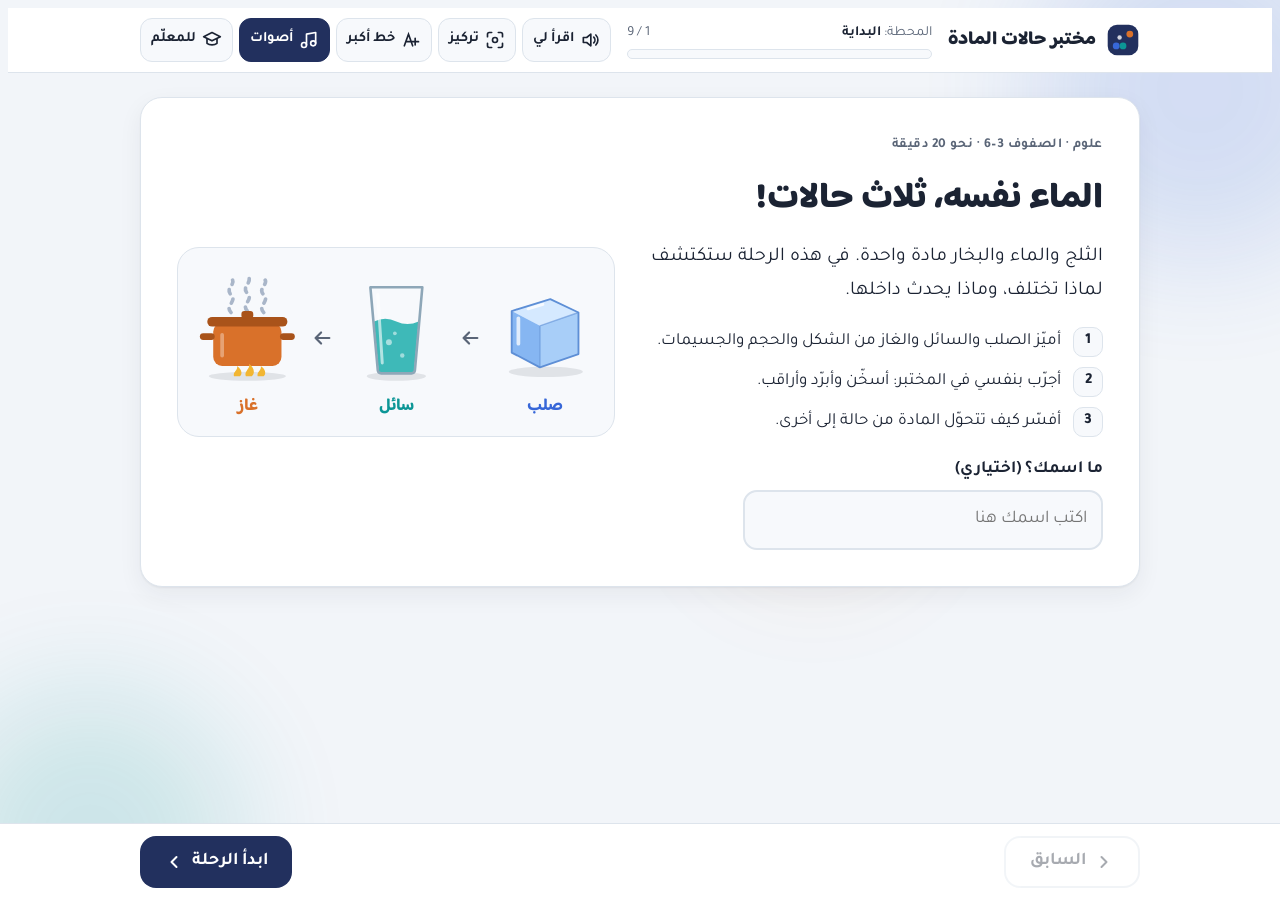
<file: index.html>
<!doctype html>
<html lang="ar" dir="rtl"><head><meta charset="utf-8"><meta name="viewport" content="width=device-width,initial-scale=1,viewport-fit=cover"></head><body>
<title>مختبر حالات المادة</title>
<meta name="claude:viewport-fit-sides" content="cover">
<link rel="preconnect" href="https://fonts.googleapis.com">
<link rel="preconnect" href="https://fonts.gstatic.com" crossorigin>
<link rel="stylesheet" href="https://fonts.googleapis.com/css2?family=Baloo+Bhaijaan+2:wght@500;700;800&family=Tajawal:wght@400;500;700&display=swap">
<style>
/* Layout: one calm card per screen ("one idea at a time"), slim progress rail on top, a single primary action at the bottom.
   Each state of matter owns one color used everywhere (signaling): solid = ice blue, liquid = teal, gas = warm orange. */
:root{
  --bg:#F2F5F9; --surface:#FFFFFF; --surface-2:#F7F9FC; --ink:#1B2333; --muted:#5A6577; --line:#DDE4EC;
  --primary:#22305E; --on-primary:#FFFFFF; --sun:#F2B632;
  --solid:#3767D8; --solid-soft:#E5EDFC;
  --liquid:#0C9696; --liquid-soft:#DDF2F1;
  --gas:#D9712A; --gas-soft:#FBEADC;
  --ok:#2A9257; --ok-soft:#E0F2E7; --bad:#C9435A; --bad-soft:#FBE5E8;
  --glass:#9DB0C3; --beaker:#F4F8FC; --shadow:0 1px 2px rgba(27,35,51,.06),0 8px 24px rgba(27,35,51,.06);
  --f-display:"Baloo Bhaijaan 2","Tajawal","Segoe UI",Tahoma,sans-serif;
  --f-body:"Tajawal","Segoe UI",Tahoma,Arial,sans-serif;
  --fs:17px; --r:22px;
}
@media (prefers-color-scheme: dark){:root:not([data-theme="light"]){
  --bg:#0E141E; --surface:#172030; --surface-2:#1C2638; --ink:#E7ECF4; --muted:#9BA7B9; --line:#2A3549;
  --primary:#B9C8FF; --on-primary:#111A2E; --sun:#F5C451;
  --solid:#77A0FF; --solid-soft:#1D2A4A; --liquid:#33C7C4; --liquid-soft:#14302F; --gas:#F59A57; --gas-soft:#3A2617;
  --ok:#55C584; --ok-soft:#163223; --bad:#F07C8E; --bad-soft:#3A1B23;
  --glass:#5D6F87; --beaker:#121A27; --shadow:0 1px 2px rgba(0,0,0,.3),0 8px 24px rgba(0,0,0,.25); color-scheme:dark}}
:root[data-theme="dark"]{
  --bg:#0E141E; --surface:#172030; --surface-2:#1C2638; --ink:#E7ECF4; --muted:#9BA7B9; --line:#2A3549;
  --primary:#B9C8FF; --on-primary:#111A2E; --sun:#F5C451;
  --solid:#77A0FF; --solid-soft:#1D2A4A; --liquid:#33C7C4; --liquid-soft:#14302F; --gas:#F59A57; --gas-soft:#3A2617;
  --ok:#55C584; --ok-soft:#163223; --bad:#F07C8E; --bad-soft:#3A1B23;
  --glass:#5D6F87; --beaker:#121A27; --shadow:0 1px 2px rgba(0,0,0,.3),0 8px 24px rgba(0,0,0,.25); color-scheme:dark}
html{font-size:var(--fs)}
html.big{--fs:20px}
*{box-sizing:border-box}
[hidden]{display:none!important}
body{background:var(--bg);color:var(--ink);font-family:var(--f-body);font-size:1rem;line-height:1.75;direction:rtl;min-height:100%}
body::before{content:"";position:fixed;inset:0 0 auto;height:env(safe-area-inset-top,0px);z-index:10;background:var(--surface)}
h1,h2,h3{font-family:var(--f-display);line-height:1.3;text-wrap:balance;margin:0}
h1{font-size:2.1rem;font-weight:800}
h2{font-size:1.65rem;font-weight:800}
h3{font-size:1.2rem;font-weight:700}
p{margin:0}
button{font:inherit;color:inherit}
:focus-visible{outline:3px solid var(--sun);outline-offset:3px;border-radius:10px}

/* decorative ambience (hidden in focus mode) */
.decor{position:fixed;inset:0;pointer-events:none;z-index:0;overflow:hidden}
.decor span{position:absolute;border-radius:50%;filter:blur(60px);opacity:.16}
.decor .d1{width:340px;height:340px;background:var(--solid);top:-80px;right:-90px}
.decor .d2{width:300px;height:300px;background:var(--liquid);bottom:-90px;left:-60px}
.decor .d3{width:220px;height:220px;background:var(--gas);top:40%;left:55%;opacity:.08}
html.focus .decor{display:none}

/* top bar */
.top{position:sticky;top:env(safe-area-inset-top,0px);z-index:5;background:var(--surface);border-bottom:1px solid var(--line);
  padding-left:max(16px,env(safe-area-inset-left,0px));padding-right:max(16px,env(safe-area-inset-right,0px));padding-block:10px}
.top-in{max-width:1000px;margin:0 auto;display:flex;align-items:center;gap:16px;flex-wrap:wrap}
.brand{display:flex;align-items:center;gap:10px;font-family:var(--f-display);font-weight:800;font-size:1.1rem;white-space:nowrap}
.brand svg{width:34px;height:34px}
.prog{flex:1 1 220px;min-width:0;display:flex;flex-direction:column;gap:4px}
.prog-label{font-size:.82rem;color:var(--muted);display:flex;justify-content:space-between;gap:8px}
.prog-label b{color:var(--ink);font-weight:700}
.rail{height:10px;background:var(--surface-2);border:1px solid var(--line);border-radius:99px;overflow:hidden}
.rail i{display:block;height:100%;width:0;background:linear-gradient(90deg,var(--gas),var(--liquid),var(--solid));border-radius:99px;transition:width .5s ease}
.tools{display:flex;gap:6px}
.tool{border:1px solid var(--line);background:var(--surface-2);border-radius:12px;min-width:44px;height:44px;padding:0 10px;display:inline-flex;align-items:center;justify-content:center;gap:6px;cursor:pointer;font-size:.85rem;font-weight:700}
.tool svg{width:20px;height:20px;flex:none}
.tool[aria-pressed="true"]{background:var(--primary);color:var(--on-primary);border-color:var(--primary)}
.tool .tl{display:none}
@media (min-width:880px){.tool .tl{display:inline}}

/* stage */
main{position:relative;z-index:1;padding-left:max(16px,env(safe-area-inset-left,0px));padding-right:max(16px,env(safe-area-inset-right,0px));padding-block:24px 120px}
.stage{max-width:1000px;margin:0 auto;outline:none}
.card{background:var(--surface);border:1px solid var(--line);border-radius:var(--r);box-shadow:var(--shadow);padding:clamp(18px,4vw,36px);display:flex;flex-direction:column;gap:20px;animation:in .35s ease both}
@keyframes in{from{opacity:.4;transform:translateY(8px)}to{opacity:1;transform:none}}
html.focus .card{box-shadow:none}
.eyebrow{font-size:.8rem;font-weight:700;letter-spacing:.04em;color:var(--muted);display:flex;align-items:center;gap:8px}
.eyebrow .dot{width:10px;height:10px;border-radius:50%;background:currentColor}
.lead{font-size:1.15rem;color:var(--ink);max-width:62ch}
.muted{color:var(--muted)}
.row{display:flex;gap:12px;flex-wrap:wrap;align-items:center}

/* bottom nav */
.nav{position:fixed;inset:auto 0 0;z-index:6;background:var(--surface);border-top:1px solid var(--line);
  padding-left:max(16px,env(safe-area-inset-left,0px));padding-right:max(16px,env(safe-area-inset-right,0px));padding-block:12px calc(12px + env(safe-area-inset-bottom,0px))}
.nav-in{max-width:1000px;margin:0 auto;display:flex;align-items:center;gap:12px}
.nav .hint{flex:1;min-width:0;font-size:.9rem;color:var(--muted);text-align:center}
@media (max-width:560px){.nav-in{flex-wrap:wrap;justify-content:space-between}.nav .hint{order:-1;flex-basis:100%;font-size:.8rem;line-height:1.4}.nav .hint:empty{display:none}.btn{padding:0 16px}}
.btn{border:0;border-radius:16px;min-height:52px;padding:0 24px;font-weight:700;font-size:1.05rem;cursor:pointer;display:inline-flex;align-items:center;justify-content:center;gap:8px;transition:transform .12s ease,opacity .2s}
.btn:active{transform:scale(.97)}
.btn svg{width:20px;height:20px}
.btn-primary{background:var(--primary);color:var(--on-primary)}
.btn-ghost{background:transparent;border:2px solid var(--line);color:var(--ink)}
.btn:disabled{opacity:.38;cursor:not-allowed;transform:none}
.btn-soft{background:var(--surface-2);border:2px solid var(--line);color:var(--ink)}

/* welcome */
.hero{display:grid;gap:28px;align-items:center}
@media (min-width:800px){.hero{grid-template-columns:1.05fr 1fr}}
.trio{display:flex;align-items:flex-end;justify-content:center;gap:4px;background:var(--surface-2);border:1px solid var(--line);border-radius:var(--r);padding:20px 10px 14px}
.trio figure{margin:0;display:flex;flex-direction:column;align-items:center;gap:6px;flex:1;min-width:0}
.trio svg{width:100%;max-width:120px;height:auto}
.trio figcaption{font-family:var(--f-display);font-weight:700;font-size:1rem}
.trio .arr{align-self:center;color:var(--muted);flex:none;width:22px}
.goals{display:grid;gap:10px;margin:0;padding:0;list-style:none}
.goals li{display:flex;gap:12px;align-items:flex-start}
.goals .gi{flex:none;width:30px;height:30px;border-radius:10px;display:grid;place-items:center;background:var(--surface-2);border:1px solid var(--line);font-weight:800;font-size:.9rem}
.field{display:flex;flex-direction:column;gap:6px;max-width:360px}
.field label{font-weight:700}
.field input{font:inherit;font-size:1.05rem;padding:12px 14px;border-radius:14px;border:2px solid var(--line);background:var(--surface-2);color:var(--ink)}
.field input:focus{border-color:var(--solid);outline:none}
.resume{border:1px dashed var(--line);border-radius:16px;padding:12px 14px;display:flex;gap:12px;align-items:center;flex-wrap:wrap;justify-content:space-between}

/* question */
.q{font-family:var(--f-display);font-size:1.4rem;font-weight:700;line-height:1.45}
.opts{display:grid;gap:10px}
.opt{display:flex;align-items:center;gap:14px;text-align:right;width:100%;padding:14px 16px;min-height:60px;border-radius:16px;border:2px solid var(--line);background:var(--surface-2);cursor:pointer;font-size:1.08rem;font-weight:500;transition:border-color .15s,background .15s}
.opt:hover:not(:disabled){border-color:var(--primary)}
.opt .k{flex:none;width:34px;height:34px;border-radius:10px;display:grid;place-items:center;background:var(--surface);border:1px solid var(--line);font-weight:800;font-family:var(--f-display)}
.opt .mk{margin-inline-start:auto;flex:none;width:26px;height:26px}
.opt.is-ok{border-color:var(--ok);background:var(--ok-soft)}
.opt.is-bad{border-color:var(--bad);background:var(--bad-soft);opacity:.85}
.opt:disabled{cursor:default}
.fb{border-radius:16px;padding:14px 16px;display:flex;gap:12px;align-items:flex-start}
.fb svg{flex:none;width:28px;height:28px;margin-top:2px}
.fb.ok{background:var(--ok-soft);color:var(--ink)} .fb.ok svg{color:var(--ok)}
.fb.bad{background:var(--bad-soft)} .fb.bad svg{color:var(--bad)}
.fb.info{background:var(--surface-2);border:1px solid var(--line)}
.fb strong{display:block;font-family:var(--f-display);font-size:1.08rem}
.dots{display:flex;gap:6px}
.dots i{width:28px;height:6px;border-radius:9px;background:var(--line)}
.dots i.on{background:var(--primary)}

/* path */
.paths{display:grid;gap:14px}
@media (min-width:700px){.paths{grid-template-columns:1fr 1fr}}
.pathc{border:2px solid var(--line);border-radius:20px;padding:18px;display:flex;flex-direction:column;gap:8px;cursor:pointer;background:var(--surface-2);text-align:right}
.pathc[aria-pressed="true"]{border-color:var(--primary);background:var(--surface);box-shadow:0 0 0 4px color-mix(in srgb,var(--primary) 18%,transparent)}
.pathc .badge{align-self:flex-start}
.badge{display:inline-flex;align-items:center;gap:6px;font-size:.8rem;font-weight:700;padding:3px 10px;border-radius:99px;background:var(--surface-2);border:1px solid var(--line)}
.pathc ul{margin:0;padding-inline-start:18px;color:var(--muted)}

/* lesson */
.lesson{display:grid;gap:24px}
@media (min-width:820px){.lesson{grid-template-columns:1fr 1.1fr;align-items:start}}
.vis{display:grid;gap:12px;grid-template-columns:1fr 1fr}
.pane{border-radius:18px;padding:12px;display:flex;flex-direction:column;align-items:center;gap:6px;min-width:0;position:relative}
.pane .cap{font-size:.82rem;font-weight:700;color:var(--muted)}
.pane svg.illo{width:100%;max-width:170px;height:auto}
.pane canvas{width:100%;height:auto;aspect-ratio:1/1;max-width:100%;display:block}
.pane.ph{border:2px dashed var(--line);justify-content:center;color:var(--muted);text-align:center;font-size:.9rem;min-height:160px}
.st-solid{--c:var(--solid);--cs:var(--solid-soft)} .st-liquid{--c:var(--liquid);--cs:var(--liquid-soft)} .st-gas{--c:var(--gas);--cs:var(--gas-soft)}
.tinted{background:var(--cs)}
.colored{color:var(--c)}
.props{display:grid;gap:8px;margin:0;padding:0;list-style:none}
.props li{display:grid;grid-template-columns:auto 1fr;gap:12px;align-items:center;padding:10px 14px;border-radius:14px;background:var(--surface-2);border:1px solid var(--line)}
.props .pk{font-weight:800;color:var(--c);min-width:5.5em}
.analogy{border-inline-start:5px solid var(--c);background:var(--cs);border-radius:14px;padding:14px 16px}
.analogy b{font-family:var(--f-display)}
.chips{display:flex;gap:8px;flex-wrap:wrap}
.chip{padding:4px 12px;border-radius:99px;background:var(--cs);font-weight:700;font-size:.92rem}
.steps{display:flex;gap:6px;align-items:center;font-size:.82rem;color:var(--muted)}
.steps i{width:26px;height:6px;border-radius:9px;background:var(--line)}
.steps i.on{background:var(--c)}
.extra{border:1px solid var(--line);border-radius:14px;padding:12px 14px;display:flex;gap:10px}
.extra svg{flex:none;width:24px;height:24px;color:var(--sun)}

/* lab */
.lab{display:grid;gap:20px}
@media (min-width:820px){.lab{grid-template-columns:1.25fr 1fr}}
.labview{display:flex;gap:14px;align-items:stretch;background:var(--surface-2);border:1px solid var(--line);border-radius:20px;padding:14px}
.labview canvas{flex:1 1 0;width:0;min-width:0;height:auto;aspect-ratio:4/3.4;display:block}
.thermo{flex:none;width:46px;display:flex;flex-direction:column;align-items:center;gap:6px}
.tube{position:relative;flex:1;width:16px;border-radius:99px;background:var(--surface);border:2px solid var(--glass);overflow:hidden;min-height:160px}
.tube i{position:absolute;inset:auto 0 0;background:var(--bad);border-radius:99px;transition:height .2s}
.bulb{width:30px;height:30px;border-radius:50%;background:var(--bad);border:2px solid var(--glass);margin-top:-12px}
.temp{font-family:var(--f-display);font-weight:800;font-size:2.4rem;line-height:1;font-variant-numeric:tabular-nums;display:inline-flex;gap:6px;align-items:baseline}
.statebadge{display:inline-flex;align-items:center;gap:8px;padding:6px 14px;border-radius:99px;font-weight:800;background:var(--cs);color:var(--c);font-family:var(--f-display);font-size:1.1rem}
.slider{width:100%;accent-color:var(--bad);height:36px;cursor:pointer}
.scale{display:flex;justify-content:space-between;font-size:.78rem;color:var(--muted);direction:ltr;font-variant-numeric:tabular-nums}
.tasks{list-style:none;margin:0;padding:0;display:grid;gap:8px}
.tasks li{display:flex;gap:10px;align-items:center;padding:10px 12px;border-radius:14px;border:2px solid var(--line);color:var(--muted)}
.tasks li.cur{border-color:var(--primary);color:var(--ink);font-weight:700}
.tasks li.done{border-color:var(--ok);background:var(--ok-soft);color:var(--ink)}
.tasks .tk{flex:none;width:26px;height:26px;border-radius:50%;border:2px solid currentColor;display:grid;place-items:center}
.tasks li.done .tk{background:var(--ok);border-color:var(--ok);color:var(--on-primary)}
.tasks .tk svg{width:16px;height:16px}

/* sort */
.sortitem{display:flex;flex-direction:column;align-items:center;gap:6px;padding:18px;border-radius:20px;background:var(--surface-2);border:1px solid var(--line);align-self:center;min-width:220px;max-width:100%}
.sortitem svg{width:104px;height:104px}
.sortitem b{font-family:var(--f-display);font-size:1.4rem}
.bins{display:grid;grid-template-columns:repeat(3,1fr);gap:10px}
.bin{border:3px solid var(--c);background:var(--cs);border-radius:18px;padding:12px 6px;display:flex;flex-direction:column;align-items:center;gap:4px;cursor:pointer;font-family:var(--f-display);font-weight:800;font-size:1.05rem;min-height:110px;justify-content:center}
.bin svg{width:44px;height:44px;color:var(--c)}
.bin:disabled{opacity:.35;cursor:not-allowed}
.counter{font-variant-numeric:tabular-nums}
.tally{display:flex;gap:8px;flex-wrap:wrap}

/* changes */
.cmap{display:grid;grid-template-columns:1fr auto 1fr auto 1fr;align-items:center;gap:6px;padding:18px 8px;border-radius:20px;background:var(--surface-2);border:1px solid var(--line);overflow-x:auto}
.node{display:flex;flex-direction:column;align-items:center;gap:4px;font-family:var(--f-display);font-weight:800;color:var(--c);min-width:0}
.node svg.illo{width:100%;max-width:96px;height:auto}
.arrows{display:flex;flex-direction:column;gap:10px}
.arw{border:2px solid var(--line);background:var(--surface);border-radius:12px;padding:6px 10px;cursor:pointer;display:flex;align-items:center;gap:6px;font-weight:700;font-size:.92rem;white-space:nowrap}
.arw svg{width:20px;height:20px;flex:none}
.arw.hot svg{color:var(--bad)} .arw.cold svg{color:var(--solid)}
.arw[aria-pressed="true"]{border-color:var(--primary);box-shadow:0 0 0 3px color-mix(in srgb,var(--primary) 20%,transparent)}
.arw.seen{background:var(--ok-soft)}
.subl{grid-column:1/-1;justify-self:center}
.cdetail{border-radius:18px;border:2px solid var(--line);padding:16px;display:grid;gap:6px;min-height:120px}
.cdetail .fromto{font-family:var(--f-display);font-weight:800;font-size:1.15rem;display:flex;gap:8px;align-items:center;flex-wrap:wrap}
@media (max-width:560px){.cmap{grid-template-columns:1fr;justify-items:center}.arrows{flex-direction:row;flex-wrap:wrap;justify-content:center}.arrows .arw svg{transform:rotate(-90deg)}}

/* quiz + report */
.qmeta{display:flex;justify-content:space-between;gap:12px;flex-wrap:wrap;align-items:center}
.lvl{display:inline-flex;gap:8px;align-items:center;font-size:.85rem;color:var(--muted);font-weight:700}
.lvl i{display:inline-block;width:8px;border-radius:3px;background:var(--line)}
.lvl i:nth-child(1){height:10px}.lvl i:nth-child(2){height:15px}.lvl i:nth-child(3){height:20px}
.lvl i.on{background:var(--sun)}
.cert{text-align:center;display:flex;flex-direction:column;align-items:center;gap:10px;padding:10px 0}
.stars{display:flex;gap:8px;justify-content:center}
.stars svg{width:56px;height:56px}
.mast{display:grid;gap:12px}
.mrow{display:grid;grid-template-columns:7.5em 1fr auto;gap:12px;align-items:center}
.mrow .bar{height:14px;border-radius:99px;background:var(--surface-2);border:1px solid var(--line);overflow:hidden}
.mrow .bar i{display:block;height:100%;background:var(--c);border-radius:99px}
.mrow .pct{font-variant-numeric:tabular-nums;font-weight:700;min-width:3.2em;text-align:left}
.mrow .nm{font-weight:800;color:var(--c)}
.recs{display:flex;gap:10px;flex-wrap:wrap}

/* teacher sheet */
.sheet{position:fixed;inset:0;z-index:20;background:rgba(10,15,25,.45);display:flex;justify-content:center;align-items:flex-end;padding-left:max(16px,env(safe-area-inset-left,0px));padding-right:max(16px,env(safe-area-inset-right,0px));padding-block:16px}
@media (min-width:700px){.sheet{align-items:center}}
.sheet-in{background:var(--surface);color:var(--ink);border-radius:22px;max-width:680px;width:100%;max-height:85vh;overflow:auto;padding:24px;display:flex;flex-direction:column;gap:14px;border:1px solid var(--line)}
.sheet dl{margin:0;display:grid;gap:10px}
.sheet dt{font-weight:800;font-family:var(--f-display)}
.sheet dd{margin:0;color:var(--muted)}
.sr{position:absolute;width:1px;height:1px;overflow:hidden;clip:rect(0 0 0 0);white-space:nowrap}

.steam path{stroke-dasharray:6 8;animation:rise 2.4s linear infinite}
@keyframes rise{to{stroke-dashoffset:-28}}
@media (prefers-reduced-motion: reduce){.card{animation:none}.steam path{animation:none}.rail i{transition:none}}
html.focus .steam path{animation:none}
</style>

<div class="decor" aria-hidden="true"><span class="d1"></span><span class="d2"></span><span class="d3"></span></div>

<header class="top">
  <div class="top-in">
    <div class="brand">
      <svg viewBox="0 0 40 40" aria-hidden="true"><rect x="2" y="2" width="36" height="36" rx="11" fill="var(--primary)"/><circle cx="12" cy="27" r="4" fill="var(--solid)"/><circle cx="20" cy="27" r="4" fill="var(--liquid)"/><circle cx="28" cy="13" r="4" fill="var(--gas)"/><circle cx="16" cy="17" r="2.6" fill="var(--on-primary)" opacity=".8"/></svg>
      <span>مختبر حالات المادة</span>
    </div>
    <div class="prog" aria-live="polite">
      <div class="prog-label"><span id="stLabel"><b>البداية</b></span><span id="stCount" class="counter">1 / 9</span></div>
      <div class="rail" role="progressbar" aria-label="تقدّمك في الرحلة" aria-valuemin="0" aria-valuemax="100" id="rail"><i id="railFill"></i></div>
    </div>
    <div class="tools" role="toolbar" aria-label="أدوات">
      <button class="tool" id="tSpeak" type="button" aria-label="اقرأ لي الشاشة"><svg viewBox="0 0 24 24" fill="none" stroke="currentColor" stroke-width="2" stroke-linecap="round" stroke-linejoin="round"><path d="M4 9v6h4l5 4V5L8 9z"/><path d="M16.5 8.5a5 5 0 0 1 0 7"/><path d="M19 6a8.5 8.5 0 0 1 0 12"/></svg><span class="tl">اقرأ لي</span></button>
      <button class="tool" id="tFocus" type="button" aria-pressed="false" aria-label="وضع التركيز"><svg viewBox="0 0 24 24" fill="none" stroke="currentColor" stroke-width="2" stroke-linecap="round"><circle cx="12" cy="12" r="3"/><path d="M3 8V5a2 2 0 0 1 2-2h3M16 3h3a2 2 0 0 1 2 2v3M21 16v3a2 2 0 0 1-2 2h-3M8 21H5a2 2 0 0 1-2-2v-3"/></svg><span class="tl">تركيز</span></button>
      <button class="tool" id="tBig" type="button" aria-pressed="false" aria-label="تكبير الخط"><svg viewBox="0 0 24 24" fill="none" stroke="currentColor" stroke-width="2" stroke-linecap="round"><path d="M4 19 9 5l5 14M5.8 14h6.4"/><path d="M17 10v8M13 14h8"/></svg><span class="tl">خط أكبر</span></button>
      <button class="tool" id="tSound" type="button" aria-pressed="true" aria-label="الأصوات"><svg viewBox="0 0 24 24" fill="none" stroke="currentColor" stroke-width="2" stroke-linecap="round" stroke-linejoin="round"><path d="M9 18V5l11-2v13"/><circle cx="6" cy="18" r="3"/><circle cx="17" cy="16" r="3"/></svg><span class="tl">أصوات</span></button>
      <button class="tool" id="tTeacher" type="button" aria-label="دليل المعلّم"><svg viewBox="0 0 24 24" fill="none" stroke="currentColor" stroke-width="2" stroke-linecap="round" stroke-linejoin="round"><path d="M2 8l10-5 10 5-10 5z"/><path d="M6 10.5V16c3 2.5 9 2.5 12 0v-5.5"/></svg><span class="tl">للمعلّم</span></button>
    </div>
  </div>
</header>

<main>
  <div class="stage" id="stage" tabindex="-1"></div>
</main>

<nav class="nav" aria-label="التنقّل">
  <div class="nav-in">
    <button class="btn btn-ghost" id="bBack" type="button"><svg viewBox="0 0 24 24" fill="none" stroke="currentColor" stroke-width="2.4" stroke-linecap="round" stroke-linejoin="round"><path d="M9 6l6 6-6 6"/></svg>السابق</button>
    <p class="hint" id="navHint" aria-live="polite"></p>
    <button class="btn btn-primary" id="bNext" type="button">التالي<svg viewBox="0 0 24 24" fill="none" stroke="currentColor" stroke-width="2.4" stroke-linecap="round" stroke-linejoin="round"><path d="M15 6l-6 6 6 6"/></svg></button>
  </div>
</nav>

<div class="sheet" id="sheet" hidden>
  <div class="sheet-in" role="dialog" aria-modal="true" aria-labelledby="shT">
    <div class="row" style="justify-content:space-between"><h2 id="shT">دليل المعلّم</h2><button class="btn btn-soft" id="shClose" type="button">إغلاق</button></div>
    <p class="muted">بيئة تعلّم تكيّفية لطلبة الصفوف 3–6 حول حالات المادة الثلاث وتحوّلاتها. مدة الرحلة نحو 20 دقيقة.</p>
    <dl>
      <dt>نواتج التعلّم</dt><dd>يميّز الطالب بين الصلب والسائل والغاز من حيث الشكل والحجم وترتيب الجسيمات وحركتها، ويصنّف مواد من حياته اليومية، ويفسّر الانصهار والتجمّد والتبخّر والتكاثف (والتسامي في المسار المتقدّم).</dd>
      <dt>التكيّف</dt><dd>اختبار قبلي من 3 أسئلة يقترح مسارًا (المستكشف أو العالِم الصغير) ويمكن للطالب تغييره. المسار المتقدّم يضيف معلومات وأسئلة أعمق. عند الخطأ يظهر تشبيه بديل وتلميح بدل الإجابة مباشرة. أسئلة التحدّي الختامي يرتفع مستواها مع الإجابة الصحيحة وينخفض مع الخطأ، وتُختار من الحالة الأضعف أولًا. التقرير النهائي يقترح مراجعة الحالة الأضعف.</dd>
      <dt>مراعاة الحمل المعرفي</dt><dd>فكرة واحدة في كل شاشة، والمحتوى يظهر على خطوات (التجزئة). صورة من الواقع بجانب نموذج الجسيمات مع نص قصير (الترميز المزدوج). لون ثابت لكل حالة في كل الشاشات (الإشارة). زر متابعة واحد لا يُفعَّل إلا بعد إنجاز المهمة.</dd>
      <dt>تقليل التشتّت</dt><dd>لا أصوات أو حركات تلقائية مزعجة، وزر «تركيز» يخفي الزخارف والحركات الجانبية. شيء واحد يُصنَّف في كل مرة بدل قائمة طويلة.</dd>
      <dt>قابلية الوصول</dt><dd>تكبير الخط، قراءة صوتية للشاشة (حسب دعم المتصفح للعربية)، تشغيل كامل بلوحة المفاتيح، ووضع ليلي تلقائي. يُحفظ التقدّم على هذا الجهاز فقط.</dd>
    </dl>
  </div>
</div>

<script>
(()=>{
"use strict";
/* ---------------- icons & illustrations ---------------- */
const IC={
  ok:'<svg viewBox="0 0 24 24" fill="none" stroke="currentColor" stroke-width="2.6" stroke-linecap="round" stroke-linejoin="round"><circle cx="12" cy="12" r="10" stroke-width="2"/><path d="M7.5 12.5l3 3 6-6.5"/></svg>',
  bad:'<svg viewBox="0 0 24 24" fill="none" stroke="currentColor" stroke-width="2.4" stroke-linecap="round"><circle cx="12" cy="12" r="10" stroke-width="2"/><path d="M12 7v6M12 16.5v.5"/></svg>',
  bulb:'<svg viewBox="0 0 24 24" fill="none" stroke="currentColor" stroke-width="2" stroke-linecap="round" stroke-linejoin="round"><path d="M9 18h6M10 21h4"/><path d="M12 3a6 6 0 0 0-3.5 10.9c.6.5 1 1.2 1 2.1h5c0-.9.4-1.6 1-2.1A6 6 0 0 0 12 3z"/></svg>',
  check:'<svg viewBox="0 0 24 24" fill="none" stroke="currentColor" stroke-width="3" stroke-linecap="round" stroke-linejoin="round"><path d="M5 12.5l4.5 4.5L19 7.5"/></svg>',
  cross:'<svg viewBox="0 0 24 24" fill="none" stroke="currentColor" stroke-width="3" stroke-linecap="round"><path d="M6 6l12 12M18 6L6 18"/></svg>',
  arrowL:'<svg viewBox="0 0 24 24" fill="none" stroke="currentColor" stroke-width="2.4" stroke-linecap="round" stroke-linejoin="round"><path d="M20 12H5M11 6l-6 6 6 6"/></svg>',
  arrowR:'<svg viewBox="0 0 24 24" fill="none" stroke="currentColor" stroke-width="2.4" stroke-linecap="round" stroke-linejoin="round"><path d="M4 12h15M13 6l6 6-6 6"/></svg>',
  eye:'<svg viewBox="0 0 24 24" fill="none" stroke="currentColor" stroke-width="2.2" stroke-linecap="round" stroke-linejoin="round"><circle cx="11" cy="11" r="6.5"/><path d="M16 16l5 5"/></svg>',
  star:(on)=>`<svg viewBox="0 0 24 24"><path d="M12 2.8l2.8 5.8 6.3.9-4.6 4.4 1.1 6.3L12 17.2l-5.6 3 1.1-6.3L2.9 9.5l6.3-.9z" fill="${on?'var(--sun)':'var(--line)'}" stroke="${on?'var(--sun)':'var(--line)'}" stroke-width="1.2" stroke-linejoin="round"/></svg>`
};
const ILLO={
  solid:`<svg class="illo" viewBox="0 0 160 160" aria-hidden="true"><ellipse cx="82" cy="140" rx="50" ry="7" fill="#1B2333" opacity=".1"/><polygon points="36,58 88,42 126,60 74,78" fill="#D5E9FF"/><polygon points="36,58 74,78 74,134 36,114" fill="#86B6F2"/><polygon points="74,78 126,60 126,116 74,134" fill="#A8CEF8"/><path d="M45 68v34" stroke="#fff" stroke-width="5" stroke-linecap="round" opacity=".75"/><path d="M58 55l20-6" stroke="#fff" stroke-width="4" stroke-linecap="round" opacity=".8"/><path d="M36 58 88 42 126 60 126 116 74 134 36 114z" fill="none" stroke="#5E8FD6" stroke-width="2.5" stroke-linejoin="round"/><path d="M74 78v56M74 78l52-18" stroke="#5E8FD6" stroke-width="2" opacity=".6"/></svg>`,
  liquid:`<svg class="illo" viewBox="0 0 160 160" aria-hidden="true"><ellipse cx="80" cy="146" rx="40" ry="6" fill="#1B2333" opacity=".1"/><path d="M50 72q15-7 30 0t30 0l-6 66q-.5 4-4.5 4h-39q-4 0-4.5-4z" fill="#2BB3B1" opacity=".9"/><circle cx="70" cy="100" r="4" fill="#fff" opacity=".55"/><circle cx="88" cy="118" r="3" fill="#fff" opacity=".5"/><circle cx="78" cy="88" r="2.5" fill="#fff" opacity=".5"/><path d="M45 26h70l-10 112q-.5 4-4.5 4h-41q-4 0-4.5-4z" fill="none" stroke="#8EA7B8" stroke-width="3.5" stroke-linejoin="round"/><path d="M55 36l6 92" stroke="#fff" stroke-width="4" stroke-linecap="round" opacity=".6"/></svg>`,
  gas:`<svg class="illo" viewBox="0 0 160 160" aria-hidden="true"><g class="steam" fill="none" stroke="#A9B6C9" stroke-width="5" stroke-linecap="round"><path d="M58 60c-9-9 9-15 0-24s9-15 0-22"/><path d="M80 58c-9-9 9-15 0-24s9-15 0-24"/><path d="M102 60c-9-9 9-15 0-24s9-15 0-22"/></g><ellipse cx="80" cy="146" rx="52" ry="6" fill="#1B2333" opacity=".1"/><rect x="34" y="74" width="92" height="58" rx="12" fill="#D9712A"/><rect x="26" y="66" width="108" height="13" rx="6.5" fill="#A9531A"/><rect x="72" y="58" width="16" height="10" rx="4" fill="#A9531A"/><rect x="16" y="88" width="20" height="9" rx="4.5" fill="#A9531A"/><rect x="124" y="88" width="20" height="9" rx="4.5" fill="#A9531A"/><path d="M46 90v28" stroke="#fff" stroke-width="5" stroke-linecap="round" opacity=".35"/><path d="M62 146c-2-6 6-8 4-14 6 4 8 10 4 14zM78 146c-3-7 7-10 4-17 7 5 9 12 4 17zM94 146c-2-6 6-8 4-14 6 4 8 10 4 14z" fill="#F2B632"/></svg>`
};
const PAT={
  solid:'<svg viewBox="0 0 48 48" aria-hidden="true">'+[12,24,36].map(y=>[12,24,36].map(x=>`<circle cx="${x}" cy="${y}" r="5" fill="currentColor"/>`).join('')).join('')+'</svg>',
  liquid:'<svg viewBox="0 0 48 48" aria-hidden="true">'+[[9,38],[19,39],[29,38],[39,39],[14,29],[24,30],[34,28],[20,20],[31,19]].map(([x,y])=>`<circle cx="${x}" cy="${y}" r="5" fill="currentColor"/>`).join('')+'</svg>',
  gas:'<svg viewBox="0 0 48 48" aria-hidden="true">'+[[8,9],[31,7],[42,24],[16,25],[29,32],[9,41],[40,42]].map(([x,y])=>`<circle cx="${x}" cy="${y}" r="5" fill="currentColor"/>`).join('')+'</svg>'
};
const ITEMIC={
  stone:'<path d="M10 44c-2-11 7-21 19-23s24 4 24 15-9 15-21 15S12 52 10 44z" fill="#8E96A3"/><path d="M20 30c4-3 10-4 14-3" stroke="#C6CCD5" stroke-width="3" fill="none" stroke-linecap="round"/>',
  ice:'<polygon points="12,22 36,14 54,23 30,31" fill="#D5E9FF"/><polygon points="12,22 30,31 30,56 12,47" fill="#86B6F2"/><polygon points="30,31 54,23 54,48 30,56" fill="#A8CEF8"/><path d="M12 22 36 14 54 23 54 48 30 56 12 47z" fill="none" stroke="#5E8FD6" stroke-width="2" stroke-linejoin="round"/>',
  pencil:'<g transform="rotate(-35 32 32)"><rect x="12" y="27" width="34" height="10" fill="#F2B632"/><rect x="6" y="27" width="7" height="10" rx="2" fill="#E58FA0"/><path d="M46 27l11 5-11 5z" fill="#EBCBA0"/><path d="M53.5 30.4 57 32l-3.5 1.6z" fill="#333"/></g>',
  juice:'<path d="M20.4 24h23.2l-2.6 30H23z" fill="#F39A2B"/><path d="M18 10h28l-4 46H22z" fill="none" stroke="#8EA7B8" stroke-width="3" stroke-linejoin="round"/><circle cx="44" cy="12" r="7" fill="#F7B54A" stroke="#E0891D" stroke-width="2"/>',
  milk:'<path d="M20.4 24h23.2l-2.6 30H23z" fill="#F7F6F0" stroke="#C9CFD6" stroke-width="1.5"/><path d="M18 10h28l-4 46H22z" fill="none" stroke="#8EA7B8" stroke-width="3" stroke-linejoin="round"/>',
  oil:'<rect x="26" y="5" width="12" height="8" rx="2" fill="#7A6A2B"/><path d="M24 13h16v6l6 8v27a4 4 0 0 1-4 4H22a4 4 0 0 1-4-4V27l6-8z" fill="#E8C547"/><rect x="22" y="33" width="20" height="13" rx="2" fill="#fff" opacity=".75"/>',
  balloon:'<ellipse cx="32" cy="25" rx="15" ry="18" fill="#E25563"/><path d="M29.5 43h5L32 47z" fill="#B8404C"/><path d="M32 47c-5 6 5 9 0 15" stroke="#8A94A3" stroke-width="2" fill="none"/><ellipse cx="26" cy="19" rx="4" ry="6.5" fill="#fff" opacity=".35"/>',
  steam:'<path d="M22 22c-4-5 4-8 0-14M32 22c-4-5 4-8 0-14M42 22c-4-5 4-8 0-14" stroke="#9AA8BC" stroke-width="3.2" fill="none" stroke-linecap="round"/><rect x="12" y="30" width="40" height="22" rx="6" fill="#5C6B80"/><rect x="9" y="27" width="46" height="6" rx="3" fill="#44516A"/>',
  wind:'<path d="M8 24h30a7 7 0 1 0-7-7M8 34h40a7 7 0 1 1-7 7M8 44h20" stroke="#5F9FD8" stroke-width="4" fill="none" stroke-linecap="round"/>'
};
const itemSvg=k=>`<svg viewBox="0 0 64 64" aria-hidden="true">${ITEMIC[k]}</svg>`;

/* ---------------- content ---------------- */
const STATIONS=['البداية','الصلب','السائل','الغاز','المختبر','التصنيف','التحوّلات','التحدّي','النتيجة'];
const SNAME={solid:'الصلب',liquid:'السائل',gas:'الغاز',change:'التحوّلات'};
const SADJ={solid:'صلبة',liquid:'سائلة',gas:'غازية'};
const KEYS='أبجد';
const LESSONS={
  solid:{title:'الحالة الصلبة',T:-12,lead:'المادة الصلبة تحافظ على شكلها أينما وضعناها.',
    props:[['الشكل','ثابت لا يتغيّر'],['الحجم','ثابت'],['الجسيمات','متراصّة ومرتّبة، تهتزّ في مكانها فقط']],
    ex:['الحجر','الثلج','الخشب','القلم'],
    analogy:'تخيّل الطلاب جالسين في مقاعدهم داخل الصف: كل طالب في مكانه، ويتحرّك حركة صغيرة فقط.',
    extra:'قوى التجاذب بين جسيمات المادة الصلبة قوية جدًا، لذلك يصعب تغيير شكلها.',
    check:{q:'وضعنا حجرًا داخل كأس. ماذا يحدث لشكل الحجر؟',o:['يبقى شكله كما هو','يأخذ شكل الكأس','ينتشر في الكأس كله'],a:0,why:'الصلب له شكل ثابت، فلا يأخذ شكل الإناء.',hint:'تذكّر الطلاب الجالسين في مقاعدهم: هل يغيّرون أماكنهم؟'},
    checkAdv:{q:'لماذا لا تترك جسيمات الصلب أماكنها؟',o:['لأنها متباعدة كثيرًا','لأن التجاذب بينها قوي جدًا','لأنها ساخنة جدًا'],a:1,why:'التجاذب القوي يمسك كل جسيم في مكانه، فيهتز فقط.',hint:'فكّر: ما الذي «يمسك» الجسيمات ببعضها؟'}},
  liquid:{title:'الحالة السائلة',T:45,lead:'السائل يجري ويُسكب، ويأخذ شكل الإناء الذي نضعه فيه.',
    props:[['الشكل','يتغيّر حسب الإناء'],['الحجم','ثابت'],['الجسيمات','متقاربة، تنزلق وتتحرّك حول بعضها']],
    ex:['الماء','الحليب','العصير','الزيت'],
    analogy:'تخيّل الطلاب يمشون في الممرّ متقاربين: يتحرّكون ويغيّرون أماكنهم، لكنهم يبقون قريبين من بعضهم.',
    extra:'لا يمكن ضغط السائل بسهولة، لأن جسيماته متقاربة.',
    check:{q:'سكبنا الماء من زجاجة إلى صحن. ماذا تغيّر؟',o:['الشكل فقط','الحجم فقط','لم يتغيّر شيء'],a:0,why:'السائل يأخذ شكل الإناء الجديد، لكن كميته (حجمه) تبقى نفسها.',hint:'هل نقصت كمية الماء أم تغيّر شكله فقط؟'},
    checkAdv:{q:'لماذا يمكن سكب السائل؟',o:['لأن جسيماته تنزلق فوق بعضها','لأن جسيماته لا تتحرّك','لأن جسيماته متباعدة جدًا'],a:0,why:'جسيمات السائل متقاربة لكنها حرّة الانزلاق، فيجري السائل.',hint:'تذكّر الطلاب في الممرّ: هل يستطيعون المرور بجانب بعضهم؟'}},
  gas:{title:'الحالة الغازية',T:150,lead:'الغاز ينتشر ليملأ أيّ مكان يوضع فيه، وأغلب الغازات لا نراها.',
    props:[['الشكل','غير ثابت'],['الحجم','غير ثابت، يملأ الإناء كله'],['الجسيمات','متباعدة جدًا، تتحرّك بسرعة في كل الاتجاهات']],
    ex:['الهواء','بخار الماء','غاز البالون'],
    analogy:'تخيّل الطلاب في الساحة وقت الاستراحة: يركضون بسرعة وبحرّية في كل مكان.',
    extra:'يمكن ضغط الغاز لأن بين جسيماته مسافات كبيرة، مثل الهواء في إطار الدرّاجة.',
    check:{q:'نفخنا هواءً في بالون. أين يذهب الهواء داخله؟',o:['يبقى في الأسفل فقط','ينتشر ويملأ البالون كله','يصبح ماءً'],a:1,why:'جسيمات الغاز تنتشر في كل الاتجاهات حتى تملأ المكان كله.',hint:'تذكّر الطلاب يركضون في الساحة: هل يقفون في زاوية واحدة؟'},
    checkAdv:{q:'لماذا يمكن ضغط الغاز داخل حقنة مغلقة؟',o:['لأن جسيماته متراصّة','لأن بين جسيماته مسافات كبيرة','لأنه ثقيل جدًا'],a:1,why:'المسافات الكبيرة بين جسيمات الغاز تسمح بتقريبها عند الضغط.',hint:'انظر إلى نموذج الجسيمات: هل هناك فراغ بينها؟'}}
};
const DIAG=[
  {q:'أيّ هذه الأشياء سائل؟',o:['الحليب','الخشب','بخار الماء'],a:0},
  {q:'أيّ حالة تنتشر جسيماتها لتملأ الغرفة كلها؟',o:['الصلبة','السائلة','الغازية'],a:2},
  {q:'عندما يتجمّد الماء، يتحوّل من…',o:['صلب إلى سائل','سائل إلى صلب','غاز إلى سائل'],a:1}
];
const ITEMS=[
  {k:'stone',n:'حجر',s:'solid'},{k:'ice',n:'مكعّب ثلج',s:'solid'},{k:'pencil',n:'قلم رصاص',s:'solid'},
  {k:'juice',n:'عصير برتقال',s:'liquid'},{k:'milk',n:'حليب',s:'liquid'},{k:'oil',n:'زيت الطبخ',s:'liquid'},
  {k:'balloon',n:'الهواء داخل البالون',s:'gas'},{k:'steam',n:'بخار الماء',s:'gas'},{k:'wind',n:'الهواء الذي نتنفّسه',s:'gas'}
];
const SORTWHY={solid:'له شكل ثابت.',liquid:'يُسكب ويأخذ شكل الإناء.',gas:'ينتشر ويملأ المكان.'};
const SORTHINT={solid:'هل يحافظ على شكله حتى لو نقلته من مكان إلى آخر؟',liquid:'هل يمكن سكبه؟ هل يأخذ شكل الكأس؟',gas:'هل تستطيع الإمساك به؟ هل ينتشر في كل مكان؟'};
const CHANGES={
  melt:{n:'الانصهار',from:'solid',to:'liquid',hot:true,d:'تتحوّل المادة من صلبة إلى سائلة عندما نسخّنها.',ex:'قطعة الشوكولاتة تذوب في يدك، ومكعّب الثلج يصبح ماءً.'},
  evap:{n:'التبخّر',from:'liquid',to:'gas',hot:true,d:'تتحوّل المادة من سائلة إلى غازية عندما نسخّنها.',ex:'الملابس المبلّلة تجفّ تحت الشمس، والماء يغلي في الإبريق.'},
  freeze:{n:'التجمّد',from:'liquid',to:'solid',hot:false,d:'تتحوّل المادة من سائلة إلى صلبة عندما نبرّدها.',ex:'الماء في الثلّاجة (الفريزر) يصبح مكعّبات ثلج.'},
  cond:{n:'التكاثف',from:'gas',to:'liquid',hot:false,d:'تتحوّل المادة من غازية إلى سائلة عندما نبرّدها.',ex:'قطرات الماء على مرآة الحمّام بعد الاستحمام.'},
  subl:{n:'التسامي',from:'solid',to:'gas',hot:true,d:'تتحوّل المادة من صلبة إلى غازية مباشرة، دون أن تصبح سائلة.',ex:'كرات النفثالين في الخزانة تصغر مع الوقت.'}
};
const POOL=[
  {d:1,t:'solid',q:'أيّ هذه الأشياء مادة صلبة؟',o:['الحجر','العصير','الهواء'],a:0,w:'الحجر له شكل ثابت وحجم ثابت.'},
  {d:1,t:'liquid',q:'الماء في الكأس مادة…',o:['صلبة','سائلة','غازية'],a:1,w:'الماء يأخذ شكل الكأس ويمكن سكبه، فهو سائل.'},
  {d:1,t:'gas',q:'الهواء داخل البالون مادة…',o:['صلبة','سائلة','غازية'],a:2,w:'الهواء غاز ينتشر ويملأ البالون كله.'},
  {d:1,t:'change',q:'تركنا مكعّب ثلج في الشمس. ماذا يحدث له؟',o:['يبقى كما هو','ينصهر ويصبح ماءً','يصبح حجرًا'],a:1,w:'حرارة الشمس تصهر الثلج فيتحوّل إلى ماء سائل.'},
  {d:1,t:'liquid',q:'أيّ مادة تأخذ شكل الإناء الذي توضع فيه؟',o:['القلم','الزيت','الحجر'],a:1,w:'الزيت سائل، والسائل يأخذ شكل الإناء.'},
  {d:2,t:'solid',q:'كيف تكون جسيمات المادة الصلبة؟',o:['متباعدة وسريعة جدًا','متراصّة ومرتّبة وتهتزّ في مكانها','تنزلق فوق بعضها'],a:1,w:'جسيمات الصلب متراصّة ومرتّبة، وتهتزّ في أماكنها فقط.'},
  {d:2,t:'liquid',q:'سكبنا عصيرًا من كأس طويلة إلى صحن. ماذا تغيّر في العصير؟',o:['الشكل فقط','الحجم فقط','الشكل والحجم معًا'],a:0,w:'السائل يغيّر شكله حسب الإناء، لكن حجمه يبقى كما هو.'},
  {d:2,t:'gas',q:'لماذا نشمّ رائحة الكعك من المطبخ ونحن في غرفة أخرى؟',o:['لأن الكعك صلب','لأن جسيمات الرائحة غاز ينتشر في المكان','لأن الهواء لا يتحرّك'],a:1,w:'جسيمات الغاز تتحرّك في كل الاتجاهات وتنتشر في البيت كله.'},
  {d:2,t:'change',q:'ماذا نسمّي تحوّل الماء إلى بخار عند تسخينه؟',o:['تبخّرًا','تجمّدًا','انصهارًا'],a:0,w:'تحوّل السائل إلى غاز بالتسخين يسمّى تبخّرًا.'},
  {d:2,t:'change',q:'وضعنا كأس ماء في الفريزر. ماذا يحدث للماء؟',o:['يتبخّر','يتجمّد ويصبح ثلجًا','يبقى سائلًا'],a:1,w:'التبريد الشديد يحوّل السائل إلى صلب، وهذا هو التجمّد.'},
  {d:3,t:'gas',q:'أيّ حالة يمكن ضغطها بسهولة داخل حقنة مغلقة؟',o:['الصلبة','السائلة','الغازية'],a:2,w:'بين جسيمات الغاز مسافات كبيرة، فيمكن تقريبها بالضغط.'},
  {d:3,t:'change',q:'تظهر قطرات ماء على السطح الخارجي لكأس عصير بارد. من أين جاءت؟',o:['تسرّبت من داخل الكأس','تكاثف بخار الماء الموجود في الهواء','ذاب جزء من الكأس'],a:1,w:'بخار الماء في الهواء يبرد عند ملامسة الكأس فيتكاثف قطرات.'},
  {d:3,t:'liquid',q:'مادة حجمها ثابت وشكلها يتغيّر حسب الإناء. كيف تكون جسيماتها؟',o:['متقاربة وتنزلق حول بعضها','مرتّبة ولا تتحرّك أبدًا','متباعدة جدًا'],a:0,w:'هذه صفات السائل: جسيمات متقاربة تنزلق حول بعضها.'},
  {d:3,t:'solid',q:'لماذا يصعب أن نغيّر شكل مسمار من الحديد بأيدينا؟',o:['لأن جسيماته متباعدة','لأن قوى التجاذب بين جسيماته قوية','لأنه خفيف'],a:1,w:'التجاذب القوي بين جسيمات الصلب يجعل شكله ثابتًا.'},
  {d:3,t:'change',adv:1,q:'كرات النفثالين في الخزانة تصغر مع الوقت دون أن تصبح سائلة. ماذا نسمّي ذلك؟',o:['تكاثفًا','تجمّدًا','تساميًا'],a:2,w:'تحوّل الصلب إلى غاز مباشرة يسمّى تساميًا.'}
];
const QUIZ_N=6;
const LAB_TASKS=[{id:'liquid',t:'سخّن الثلج حتى يصبح ماءً سائلًا'},{id:'gas',t:'استمرّ في التسخين حتى يتحوّل إلى بخار'},{id:'solid',t:'برّد البخار حتى يعود ثلجًا'}];

/* ---------------- state ---------------- */
const STORE='som-lab-v1';
const fresh=()=>({screen:0,level:null,name:'',diag:{i:0,score:0},ls:{solid:0,liquid:0,gas:0},checks:{},
  mastery:{solid:[],liquid:[],gas:[],change:[]},sort:{i:0,order:null,wrong:[],ok:false,first:true,okCount:0},
  lab:{T:-12,done:{},obs:null,obsWrong:[]},changes:{seen:{},active:null},quiz:{n:0,d:1,score:0,asked:[],cur:null,ans:null},returnTo:null});
let S=fresh();
let P={sound:true,focus:false,big:false};
try{const raw=localStorage.getItem(STORE);if(raw){const o=JSON.parse(raw);if(o.S)S=Object.assign(fresh(),o.S);if(o.P)P=Object.assign(P,o.P);}}catch(e){}
let hadSave=S.screen>0;
const save=()=>{try{localStorage.setItem(STORE,JSON.stringify({S,P}))}catch(e){}};

/* ---------------- sound ---------------- */
let AC=null;
function tone(seq){ if(!P.sound)return; try{ AC=AC||new (window.AudioContext||window.webkitAudioContext)(); const t0=AC.currentTime;
  seq.forEach(([f,dt,dur])=>{const o=AC.createOscillator(),g=AC.createGain();o.type='sine';o.frequency.value=f;g.gain.setValueAtTime(0,t0+dt);g.gain.linearRampToValueAtTime(.12,t0+dt+.02);g.gain.exponentialRampToValueAtTime(.001,t0+dt+dur);o.connect(g).connect(AC.destination);o.start(t0+dt);o.stop(t0+dt+dur+.05)});}catch(e){} }
const sOk=()=>tone([[660,0,.18],[880,.12,.25]]);
const sBad=()=>tone([[300,0,.22]]);
const sWin=()=>tone([[523,0,.2],[659,.15,.2],[784,.3,.35]]);

/* ---------------- particle simulation ---------------- */
let COL={};
function readCols(){const cs=getComputedStyle(document.documentElement);['solid','liquid','gas','glass','beaker','ink'].forEach(k=>COL[k]=cs.getPropertyValue('--'+k).trim()||'#888');}
class Sim{
  constructor(cv,o){this.cv=cv;this.ctx=cv.getContext('2d');this.n=o.n||40;this.T=o.T;this.ps=[];this.prev=null;this.w=0;this.h=0;this.resize();this.init();
    this.ro=new ResizeObserver(()=>this.resize());this.ro.observe(cv);}
  mode(){return this.T<0?'solid':this.T<100?'liquid':'gas'}
  resize(){const r=this.cv.getBoundingClientRect();const w=Math.max(120,r.width),h=Math.max(100,r.height);if(Math.abs(w-this.w)<1&&Math.abs(h-this.h)<1)return;
    const dpr=Math.min(2,window.devicePixelRatio||1);const sx=this.w?w/this.w:1,sy=this.h?h/this.h:1;
    this.cv.width=Math.round(w*dpr);this.cv.height=Math.round(h*dpr);this.ctx.setTransform(dpr,0,0,dpr,0,0);
    for(const p of this.ps){p.x*=sx;p.y*=sy}
    this.w=w;this.h=h;const pad=Math.max(8,w*.05);this.box={l:pad,r:w-pad,t:pad*1.2,b:h-pad};
    const bw=this.box.r-this.box.l,bh=this.box.b-this.box.t;this.R=Math.max(3.5,Math.min(bw,bh*1.25)/(Math.sqrt(this.n)*3.3));
    this.makeHomes();if(this.mode()==='solid')this.assignHomes();}
  makeHomes(){const R=this.R,s=R*2.25,B=this.box;const cols=Math.max(3,Math.min(Math.floor((B.r-B.l)/s)-1,Math.ceil(Math.sqrt(this.n*1.3))));
    this.cols=cols;const x0=(B.l+B.r)/2-(cols-1)*s/2;this.homes=[];for(let i=0;i<this.n;i++){const c=i%cols,rw=Math.floor(i/cols);this.homes.push({x:x0+c*s,y:B.b-R-1-rw*s})}}
  init(){const B=this.box,m=this.mode();for(let i=0;i<this.n;i++){const p={x:0,y:0,vx:(Math.random()-.5),vy:(Math.random()-.5),h:this.homes[i]};
      if(m==='gas'){p.x=B.l+this.R+Math.random()*(B.r-B.l-2*this.R);p.y=B.t+this.R+Math.random()*(B.b-B.t-2*this.R);p.vx*=this.R*.6;p.vy*=this.R*.6}
      else{p.x=p.h.x+(Math.random()-.5);p.y=p.h.y}this.ps.push(p)}this.prev=m;}
  assignHomes(){const ps=[...this.ps].sort((a,b)=>b.y-a.y),c=this.cols;for(let r=0;r*c<ps.length;r++){const row=ps.slice(r*c,r*c+c).sort((a,b)=>a.x-b.x);const hs=this.homes.slice(r*c,r*c+c).sort((a,b)=>a.x-b.x);row.forEach((p,i)=>p.h=hs[i])}}
  step(){const m=this.mode(),R=this.R,B=this.box,ps=this.ps,n=ps.length;
    if(m!==this.prev){if(m==='solid')this.assignHomes();if(m==='gas')for(const p of ps){p.vy-=R*.25*Math.random();p.vx+=(Math.random()-.5)*R*.3}this.prev=m}
    if(m==='solid'){const j=R*(.025+.09*Math.max(0,Math.min(1,(this.T+20)/20)));
      for(const p of ps){p.vx+=(p.h.x-p.x)*.07;p.vy+=(p.h.y-p.y)*.07;p.vx*=.78;p.vy*=.78;p.vx+=(Math.random()-.5)*j;p.vy+=(Math.random()-.5)*j}}
    else if(m==='liquid'){const g=R*.02,k=R*(.03+.07*(this.T/100));
      for(const p of ps){p.vy+=g;p.vx+=(Math.random()-.5)*k;p.vy+=(Math.random()-.5)*k;p.vx*=.95;p.vy*=.95}
      for(let i=0;i<n;i++)for(let q=i+1;q<n;q++){const a=ps[i],b=ps[q];const dx=b.x-a.x,dy=b.y-a.y,d2=dx*dx+dy*dy;if(d2>9*R*R||d2<1e-6)continue;const d=Math.sqrt(d2);
        if(d<2*R){const f=(2*R-d)/d*.5;a.x-=dx*f*.5;a.y-=dy*f*.5;b.x+=dx*f*.5;b.y+=dy*f*.5;const rv=((b.vx-a.vx)*dx+(b.vy-a.vy)*dy)/d2;if(rv<0){a.vx+=rv*dx*.5;a.vy+=rv*dy*.5;b.vx-=rv*dx*.5;b.vy-=rv*dy*.5}}
        else{const f=.0025;a.vx+=dx*f;a.vy+=dy*f;b.vx-=dx*f;b.vy-=dy*f}}}
    else{const tgt=R*(.22+.1*Math.min(3,(this.T-100)/25));
      for(const p of ps){const sp=Math.hypot(p.vx,p.vy);if(sp<1e-3){p.vx=(Math.random()-.5)*tgt;p.vy=(Math.random()-.5)*tgt;continue}const f=1+(tgt/sp-1)*.06;p.vx*=f;p.vy*=f}
      for(let i=0;i<n;i++)for(let q=i+1;q<n;q++){const a=ps[i],b=ps[q];const dx=b.x-a.x,dy=b.y-a.y,d2=dx*dx+dy*dy;if(d2>4*R*R||d2<1e-6)continue;const d=Math.sqrt(d2);
        const rv=((b.vx-a.vx)*dx+(b.vy-a.vy)*dy)/d2;if(rv<0){a.vx+=rv*dx;a.vy+=rv*dy;b.vx-=rv*dx;b.vy-=rv*dy}const f=(2*R-d)/d*.5;a.x-=dx*f*.5;a.y-=dy*f*.5;b.x+=dx*f*.5;b.y+=dy*f*.5}}
    const e=m==='gas'?1:.4;
    for(const p of ps){p.x+=p.vx;p.y+=p.vy;
      if(p.x<B.l+R){p.x=B.l+R;p.vx=Math.abs(p.vx)*e} if(p.x>B.r-R){p.x=B.r-R;p.vx=-Math.abs(p.vx)*e}
      if(p.y<B.t+R){p.y=B.t+R;p.vy=Math.abs(p.vy)*e} if(p.y>B.b-R){p.y=B.b-R;p.vy=-Math.abs(p.vy)*e}}}
  draw(){const c=this.ctx,B=this.box,R=this.R,m=this.mode();c.clearRect(0,0,this.w,this.h);
    const rr=Math.min(16,R*2);c.beginPath();c.moveTo(B.l-3,B.t-4);c.lineTo(B.l-3,B.b-rr);c.quadraticCurveTo(B.l-3,B.b+3,B.l+rr,B.b+3);c.lineTo(B.r-rr,B.b+3);c.quadraticCurveTo(B.r+3,B.b+3,B.r+3,B.b-rr);c.lineTo(B.r+3,B.t-4);
    c.fillStyle=COL.beaker;c.fill();c.lineWidth=3;c.strokeStyle=COL.glass;c.stroke();
    c.beginPath();c.moveTo(B.l-8,B.t-4);c.lineTo(B.r+8,B.t-4);c.lineWidth=5;c.lineCap='round';c.stroke();c.lineCap='butt';
    c.fillStyle=COL[m];for(const p of this.ps){c.beginPath();c.arc(p.x,p.y,R,0,6.2832);c.fill()}
    c.fillStyle='rgba(255,255,255,.38)';for(const p of this.ps){c.beginPath();c.arc(p.x-R*.32,p.y-R*.32,R*.32,0,6.2832);c.fill()}}
  destroy(){this.ro.disconnect()}
}
let SIMS=[],raf=0,frame=0;
const RM=window.matchMedia('(prefers-reduced-motion: reduce)');
function loop(){frame++;if(frame%60===1)readCols();for(const s of SIMS){s.step();if(RM.matches&&frame%2)continue;s.draw()}raf=SIMS.length?requestAnimationFrame(loop):0}
function addSim(cv,o){const s=new Sim(cv,o);SIMS.push(s);if(!raf){readCols();raf=requestAnimationFrame(loop)}return s}
function clearSims(){SIMS.forEach(s=>s.destroy());SIMS=[];if(raf){cancelAnimationFrame(raf);raf=0}}

/* ---------------- helpers ---------------- */
const $=s=>document.querySelector(s);
const stage=$('#stage');
const esc=s=>String(s).replace(/[&<>"]/g,c=>({'&':'&amp;','<':'&lt;','>':'&gt;','"':'&quot;'}[c]));
const shuffle=a=>{a=[...a];for(let i=a.length-1;i>0;i--){const j=Math.floor(Math.random()*(i+1));[a[i],a[j]]=[a[j],a[i]]}return a};
const avg=a=>a.length?a.reduce((x,y)=>x+y,0)/a.length:null;
const nm=()=>S.name?('يا '+esc(S.name)):'';
function optsHTML(o,act,state){/* state: {chosen:Set of wrong, correct:idx|null, lock:bool} */
  return `<div class="opts" role="group">${o.map((t,i)=>{let cls='',mk='',dis=state.lock;
    if(state.correct===i){cls='is-ok';mk=`<span class="mk" style="color:var(--ok)">${IC.check}</span>`;dis=true}
    else if(state.wrong&&state.wrong.includes(i)){cls='is-bad';mk=`<span class="mk" style="color:var(--bad)">${IC.cross}</span>`;dis=true}
    return `<button class="opt ${cls}" type="button" data-act="${act}" data-v="${i}" ${dis?'disabled':''}><span class="k">${KEYS[i]}</span><span class="speak">${esc(t)}</span>${mk}</button>`}).join('')}</div>`}
function fb(kind,title,body){return `<div class="fb ${kind}" role="status">${kind==='ok'?IC.ok:kind==='bad'?IC.bad:IC.bulb}<div><strong class="speak">${title}</strong><span class="speak">${body}</span></div></div>`}

/* ---------------- screens ---------------- */
const SCREENS=[
/* 0 welcome */
{st:0,next:'ابدأ الرحلة',
 render:()=>`<section class="card">
  <div class="hero">
    <div style="display:flex;flex-direction:column;gap:18px">
      <span class="eyebrow">علوم · الصفوف 3–6 · نحو 20 دقيقة</span>
      <h1 class="speak">الماء نفسه، ثلاث حالات!</h1>
      <p class="lead speak">الثلج والماء والبخار مادة واحدة. في هذه الرحلة ستكتشف لماذا تختلف، وماذا يحدث داخلها.</p>
      <ul class="goals">
        <li><span class="gi">1</span><span class="speak">أميّز الصلب والسائل والغاز من الشكل والحجم والجسيمات.</span></li>
        <li><span class="gi">2</span><span class="speak">أجرّب بنفسي في المختبر: أسخّن وأبرّد وأراقب.</span></li>
        <li><span class="gi">3</span><span class="speak">أفسّر كيف تتحوّل المادة من حالة إلى أخرى.</span></li>
      </ul>
      <div class="field"><label for="nameIn">ما اسمك؟ (اختياري)</label><input id="nameIn" maxlength="24" autocomplete="off" placeholder="اكتب اسمك هنا" value="${esc(S.name)}"></div>
      ${hadSave?`<div class="resume"><span>لديك رحلة محفوظة عند محطة «${STATIONS[SCREENS[savedScreen].st]}».</span><button class="btn btn-soft" type="button" data-act="resume">أكمل من حيث توقّفت</button></div>`:''}
    </div>
    <div class="trio" aria-label="الثلج يصبح ماءً ثم بخارًا">
      <figure class="st-solid">${ILLO.solid}<figcaption class="colored">صلب</figcaption></figure>
      <span class="arr">${IC.arrowL}</span>
      <figure class="st-liquid">${ILLO.liquid}<figcaption class="colored">سائل</figcaption></figure>
      <span class="arr">${IC.arrowL}</span>
      <figure class="st-gas">${ILLO.gas}<figcaption class="colored">غاز</figcaption></figure>
    </div>
  </div></section>`,
 can:()=>true,
 beforeNext:()=>{const v=$('#nameIn');const n=v?v.value.trim().slice(0,24):S.name;if(hadSave){S=fresh();hadSave=false}S.name=n}},
/* 1 diagnostic */
{st:0,
 render:()=>{const i=S.diag.i;if(i>=DIAG.length)return `<section class="card"><span class="eyebrow">قبل أن نبدأ</span><h2 class="speak">شكرًا لك! جهّزنا مسارك.</h2><p class="lead speak">اضغط «التالي» لترى المسار المناسب لك.</p></section>`;
  const d=DIAG[i];return `<section class="card">
   <div class="qmeta"><span class="eyebrow">قبل أن نبدأ: لنتعرّف على ما تعرفه</span><div class="dots" aria-label="السؤال ${i+1} من 3">${DIAG.map((_,k)=>`<i class="${k<=i?'on':''}"></i>`).join('')}</div></div>
   <p class="muted speak">لا تقلق، هذه ليست علامة. اختر ما تظنّه صحيحًا.</p>
   <p class="q speak">${d.q}</p>${optsHTML(d.o,'diag',{lock:false})}</section>`},
 can:()=>S.diag.i>=DIAG.length, hint:'أجب عن الأسئلة الثلاثة'},
/* 2 path */
{st:0,
 render:()=>`<section class="card">
  <span class="eyebrow">مسارك</span>
  <h2 class="speak">${S.diag.score>=2?'رائع! تعرف الكثير.':'بداية جميلة!'} ${nm()}</h2>
  <p class="lead speak">أجبت عن ${S.diag.score} من 3. اخترنا لك المسار المناسب، ويمكنك تغييره.</p>
  <div class="paths">
   <button class="pathc" type="button" data-act="level" data-v="1" aria-pressed="${S.level===1}"><span class="badge">${S.diag.score<2?'مقترح لك':'خطوة بخطوة'}</span><h3>مسار المستكشف</h3><ul><li>أمثلة وتشبيهات كثيرة</li><li>أسئلة تبدأ من السهل</li><li>أربعة تحوّلات أساسية</li></ul></button>
   <button class="pathc" type="button" data-act="level" data-v="2" aria-pressed="${S.level===2}"><span class="badge">${S.diag.score>=2?'مقترح لك':'تحدٍّ أكبر'}</span><h3>مسار العالِم الصغير</h3><ul><li>معلومة إضافية في كل درس</li><li>أسئلة تفكير أعمق</li><li>تحوّل خامس: التسامي</li></ul></button>
  </div></section>`,
 can:()=>!!S.level},
/* 3-5 lessons */
...['solid','liquid','gas'].map((k,ix)=>({st:1+ix,key:k,
 render:()=>lessonHTML(k), mount:()=>lessonMount(k),
 can:()=>!!(S.checks[k]&&S.checks[k].ok), hint:'أكمل الخطوات الثلاث في هذه الشاشة'})),
/* 6 lab */
{st:4,render:()=>labHTML(),mount:()=>labMount(),can:()=>labDone(),hint:'أنجز مهام المختبر'},
/* 7 sort */
{st:5,render:()=>sortHTML(),can:()=>S.sort.i>=ITEMS.length,hint:'صنّف الأشياء التسعة'},
/* 8 changes */
{st:6,render:()=>changesHTML(),can:()=>changeKeys().every(k=>S.changes.seen[k]),hint:'اضغط كل سهم لتكتشف التحوّل'},
/* 9 quiz */
{st:7,render:()=>quizHTML(),can:()=>S.quiz.n>=QUIZ_N,hint:'أجب عن أسئلة التحدّي الستة',next:'اعرض نتيجتي'},
/* 10 report */
{st:8,render:()=>reportHTML(),can:()=>false,noNext:true}
];
let savedScreen=S.screen;

/* lesson */
function lessonHTML(k){const L=LESSONS[k],step=S.ls[k],adv=S.level===2;const ck=S.checks[k]||{wrong:[],ok:false};const Q=adv?L.checkAdv:L.check;
  const stepsBar=`<div class="steps" aria-label="الخطوة ${Math.min(step,2)+1} من 3">${[0,1,2].map(i=>`<i class="${i<=step?'on':''}"></i>`).join('')}<span style="margin-inline-start:6px">${['أتعرّف','أنظر إلى الداخل','أختبر فهمي'][Math.min(step,2)]}</span></div>`;
  let body='';
  if(step===0){body=`<p class="lead speak">${L.lead}</p>
    <ul class="props">${L.props.map(([a,b])=>`<li><span class="pk">${a}</span><span class="speak">${b}</span></li>`).join('')}</ul>
    <div><p class="muted" style="margin-bottom:6px">أمثلة من حياتنا:</p><div class="chips">${L.ex.map(e=>`<span class="chip">${e}</span>`).join('')}</div></div>
    <div><button class="btn btn-primary" type="button" data-act="lstep">${IC.eye}انظر إلى الجسيمات</button></div>`}
  else if(step===1){body=`<p class="lead speak">لو كبّرنا المادة كثيرًا جدًا، سنرى جسيمات صغيرة. انظر كيف تتحرّك.</p>
    <div class="analogy"><b>تشبيه يساعدك:</b> <span class="speak">${L.analogy}</span></div>
    ${adv?`<div class="extra">${IC.bulb}<span class="speak"><b>للعالِم الصغير:</b> ${L.extra}</span></div>`:''}
    <div><button class="btn btn-primary" type="button" data-act="lstep">اختبر فهمك</button></div>`}
  else{body=`<p class="q speak">${Q.q}</p>${optsHTML(Q.o,'check',{correct:ck.ok?Q.a:null,wrong:ck.wrong,lock:ck.ok})}
    ${ck.ok?fb('ok',ck.wrong.length?'أحسنت، وصلت إليها!':'إجابة صحيحة! '+nm(),Q.why):ck.wrong.length?fb('bad','لنفكّر بطريقة أخرى',Q.hint+' '+`<br><span class="muted">${L.analogy}</span>`):''}`}
  return `<section class="card st-${k}">
   <div class="qmeta"><span class="eyebrow colored"><span class="dot"></span>الدرس ${['الأول','الثاني','الثالث'][['solid','liquid','gas'].indexOf(k)]}</span>${stepsBar}</div>
   <h2 class="colored speak">${L.title}</h2>
   <div class="lesson">
     <div class="vis">
       <div class="pane tinted">${ILLO[k]}<span class="cap">ما نراه</span></div>
       ${step>=1?`<div class="pane tinted"><canvas id="lsim" aria-label="نموذج الجسيمات: ${L.props[2][1]}" role="img"></canvas><span class="cap">من الداخل: الجسيمات</span></div>`:`<div class="pane ph">${IC.eye.replace('<svg','<svg width="32" height="32"')}<span>ماذا يوجد في الداخل؟</span></div>`}
     </div>
     <div style="display:flex;flex-direction:column;gap:16px;min-width:0">${body}</div>
   </div></section>`}
function lessonMount(k){const cv=$('#lsim');if(cv)addSim(cv,{n:k==='gas'?22:30,T:LESSONS[k].T})}

/* lab */
function labMode(T){return T<0?'solid':T<100?'liquid':'gas'}
function labTaskIdx(){return LAB_TASKS.findIndex(t=>!S.lab.done[t.id])}
function labDone(){return labTaskIdx()===-1&&(S.level!==2||S.lab.obs===0)}
let labSim=null,labHold=null;
function labHTML(){return `<section class="card">
  <span class="eyebrow">المختبر</span><h2 class="speak">سخّن وبرّد بنفسك</h2>
  <p class="lead speak">حرّك المؤشّر لتغيّر درجة حرارة الماء، وراقب الجسيمات.</p>
  <div class="lab">
    <div class="labview">
      <canvas id="labcv" role="img" aria-label="وعاء فيه جسيمات الماء"></canvas>
      <div class="thermo" aria-hidden="true"><div class="tube"><i id="tfill"></i></div><div class="bulb"></div></div>
    </div>
    <div style="display:flex;flex-direction:column;gap:16px;min-width:0">
      <div class="row" style="justify-content:space-between"><span class="temp" id="tval"></span><span id="sbadge"></span></div>
      <div><label for="tslider" class="sr">درجة الحرارة</label><input type="range" id="tslider" class="slider" min="-20" max="140" step="1" value="${S.lab.T}" dir="ltr">
        <div class="scale"><span>-20°</span><span>0° يتجمّد</span><span>100° يغلي</span><span>140°</span></div></div>
      <div><h3 style="margin-bottom:8px">مهامّك</h3><ul class="tasks" id="ltasks"></ul></div>
      <div id="lobs"></div>
    </div>
  </div></section>`}
function labMount(){labSim=addSim($('#labcv'),{n:36,T:S.lab.T});const sl=$('#tslider');sl.addEventListener('input',()=>{S.lab.T=+sl.value;labSim.T=S.lab.T;labUpdate()});labUpdate(true)}
function labUpdate(first){const T=S.lab.T,m=labMode(T);
  $('#tval').innerHTML=`<span dir="ltr">${T}°</span><span>م</span>`;$('#tfill').style.height=((T+20)/160*100)+'%';
  $('#sbadge').innerHTML=`<span class="statebadge st-${m}">${m==='solid'?'ثلج (صلب)':m==='liquid'?'ماء (سائل)':'بخار (غاز)'}</span>`;
  const ti=labTaskIdx();
  if(ti>=0&&LAB_TASKS[ti].id===m){clearTimeout(labHold);labHold=setTimeout(()=>{if(labMode(S.lab.T)===m&&labTaskIdx()===ti){S.lab.done[m]=true;sOk();save();labUpdate();chrome()}},700)}
  if(first||!labUpdate.last||labUpdate.last!==JSON.stringify([S.lab.done,S.lab.obs,S.lab.obsWrong])){labUpdate.last=JSON.stringify([S.lab.done,S.lab.obs,S.lab.obsWrong]);
    const cur=labTaskIdx();
    $('#ltasks').innerHTML=LAB_TASKS.map((t,i)=>`<li class="${S.lab.done[t.id]?'done':i===cur?'cur':''}"><span class="tk">${S.lab.done[t.id]?IC.check:i+1}</span><span class="speak">${t.t}</span></li>`).join('');
    let o='';if(cur===-1){if(S.level===2){const Q={q:'ماذا يحدث لجسيمات الماء كلما ارتفعت درجة الحرارة؟',o:['تتحرّك أسرع وتتباعد','تبطؤ وتتقارب','لا يتغيّر شيء'],a:0};
        o=`<p class="q speak" style="font-size:1.15rem">${Q.q}</p>${optsHTML(Q.o,'obs',{correct:S.lab.obs===0?0:null,wrong:S.lab.obsWrong,lock:S.lab.obs===0})}${S.lab.obs===0?fb('ok','ملاحظة عالِم!','الحرارة تعطي الجسيمات طاقة، فتتحرّك أسرع وتبتعد عن بعضها.'):S.lab.obsWrong.length?fb('bad','راقب مرة أخرى','حرّك المؤشّر ببطء من البارد إلى الساخن، وانظر إلى سرعة الجسيمات.'):''}`}
      else o=fb('ok','أنجزت كل المهام!','لاحظت؟ كلما سخّنا الماء تحرّكت جسيماته أسرع وابتعدت عن بعضها، وكلما برّدناه تباطأت وتقاربت.')}
    $('#lobs').innerHTML=o}}

/* sort */
function sortHTML(){const so=S.sort;if(!so.order){so.order=shuffle(ITEMS.map((_,i)=>i))}
  if(so.i>=ITEMS.length){const c=so.okCount;return `<section class="card"><span class="eyebrow">التصنيف</span><h2 class="speak">صنّفت الأشياء التسعة!</h2>
    <p class="lead speak">أصبت من المحاولة الأولى في ${c} من 9.</p>
    <div class="tally">${['solid','liquid','gas'].map(s=>`<span class="statebadge st-${s}"><span style="width:26px;display:inline-flex">${PAT[s]}</span>${SNAME[s]}: ${ITEMS.filter(x=>x.s===s).map(x=>x.n).join('، ')}</span>`).join('')}</div></section>`}
  const it=ITEMS[so.order[so.i]];
  return `<section class="card">
   <div class="qmeta"><span class="eyebrow">التصنيف</span><span class="counter muted">الشيء ${so.i+1} من 9</span></div>
   <h2 class="speak">في أيّ حالة هذا الشيء؟</h2>
   <div class="sortitem">${itemSvg(it.k)}<b class="speak">${it.n}</b></div>
   <div class="bins">${['solid','liquid','gas'].map(s=>`<button class="bin st-${s}" type="button" data-act="sort" data-v="${s}" ${so.ok||so.wrong.includes(s)?'disabled':''}>${PAT[s]}${SNAME[s]}</button>`).join('')}</div>
   ${so.ok?fb('ok',so.first?'صحيح! ':'أحسنت!',`${it.n}: مادة ${SADJ[it.s]}، ${SORTWHY[it.s]}`)+`<div><button class="btn btn-primary" type="button" data-act="sortNext">${so.i+1<ITEMS.length?'الشيء التالي':'انتهيت'}</button></div>`
     :so.wrong.length?fb('bad','فكّر مرة أخرى',SORTHINT[it.s]):''}
  </section>`}

/* changes */
function changeKeys(){return S.level===2?['melt','evap','freeze','cond','subl']:['melt','evap','freeze','cond']}
function changesHTML(){const a=S.changes.active,seen=S.changes.seen;const ks=changeKeys();
  const arw=k=>{const c=CHANGES[k];return `<button class="arw ${c.hot?'hot':'cold'} ${seen[k]?'seen':''}" type="button" data-act="chg" data-v="${k}" aria-pressed="${a===k}">${c.hot?IC.arrowL:IC.arrowR}${c.n}</button>`};
  const node=s=>`<div class="node st-${s}">${ILLO[s]}<span>${SNAME[s]}</span></div>`;
  const C=a&&CHANGES[a];
  return `<section class="card">
   <div class="qmeta"><span class="eyebrow">التحوّلات</span><span class="counter muted">اكتشفت ${ks.filter(k=>seen[k]).length} من ${ks.length}</span></div>
   <h2 class="speak">كيف تتحوّل المادة؟</h2>
   <p class="lead speak">التسخين (السهم الأحمر) والتبريد (السهم الأزرق) يغيّران حالة المادة. اضغط كل سهم.</p>
   <div class="cmap">
     ${S.level===2?`<div class="subl">${arw('subl')}</div>`:''}
     ${node('solid')}<div class="arrows">${arw('melt')}${arw('freeze')}</div>${node('liquid')}<div class="arrows">${arw('evap')}${arw('cond')}</div>${node('gas')}
   </div>
   <div class="cdetail" aria-live="polite">${C?`<div class="fromto"><span class="statebadge st-${C.from}">${SNAME[C.from]}</span>${IC.arrowL.replace('<svg','<svg width="22" height="22"')}<span class="statebadge st-${C.to}">${SNAME[C.to]}</span><span>= ${C.n}</span></div>
     <p class="speak">${C.d}</p><p class="muted speak"><b>من حياتنا:</b> ${C.ex}</p>`:`<p class="muted">اختر سهمًا لترى ماذا يحدث.</p>`}</div>
  </section>`}

/* quiz */
function pickQ(){const q=S.quiz;const avail=POOL.map((x,i)=>i).filter(i=>!q.asked.includes(i)&&(S.level===2||!POOL[i].adv));
  let best=null,bd=9;for(const i of avail){const dd=Math.abs(POOL[i].d-q.d);if(dd<bd){bd=dd}}
  const cand=avail.filter(i=>Math.abs(POOL[i].d-q.d)===bd);
  const score=i=>{const m=avg(S.mastery[POOL[i].t]);return (m==null?.5:m)+Math.random()*.35};
  cand.sort((x,y)=>score(x)-score(y));return cand[0]}
function quizHTML(){const q=S.quiz;
  if(q.n>=QUIZ_N)return `<section class="card"><span class="eyebrow">التحدّي</span><h2>انتهى التحدّي!</h2><p class="lead">اضغط «اعرض نتيجتي».</p></section>`;
  if(q.cur==null){q.cur=pickQ();save()}
  const Q=POOL[q.cur],an=q.ans!=null;const okA=an&&q.ans===Q.a;
  const lvName=['','سهل','متوسّط','متقدّم'][Q.d];
  return `<section class="card">
   <div class="qmeta"><span class="eyebrow">التحدّي الختامي · السؤال ${q.n+1} من ${QUIZ_N}</span>
     <span class="lvl" title="مستوى السؤال يتغيّر حسب إجاباتك">مستوى السؤال: ${lvName}<span style="display:inline-flex;gap:3px;align-items:flex-end">${[1,2,3].map(i=>`<i class="${i<=Q.d?'on':''}"></i>`).join('')}</span></span></div>
   <div class="dots" aria-hidden="true">${Array.from({length:QUIZ_N},(_,i)=>`<i class="${i<=q.n?'on':''}"></i>`).join('')}</div>
   <p class="q speak">${Q.q}</p>
   ${optsHTML(Q.o,'quiz',{correct:an?Q.a:null,wrong:an&&!okA?[q.ans]:[],lock:an})}
   ${an?(okA?fb('ok','إجابة صحيحة!'+(Q.d<3?' السؤال التالي أصعب قليلًا.':''),Q.w):fb('bad','ليست هذه',Q.w+' سنجرّب سؤالًا أسهل قليلًا.'))+`<div><button class="btn btn-primary" type="button" data-act="quizNext">${q.n+1<QUIZ_N?'السؤال التالي':'إنهاء التحدّي'}</button></div>`:''}
  </section>`}

/* report */
function reportHTML(){const sc=S.quiz.score,stars=sc>=5?3:sc>=3?2:1;
  const rows=['solid','liquid','gas','change'].map(t=>{const m=avg(S.mastery[t]);return {t,m:m==null?0:m}});
  const weak=rows.filter(r=>r.m<.6);
  const col={solid:'st-solid',liquid:'st-liquid',gas:'st-gas',change:''};
  return `<section class="card">
   <div class="cert"><span class="eyebrow">النتيجة</span><div class="stars" aria-label="${stars} نجوم من 3">${[1,2,3].map(i=>IC.star(i<=stars)).join('')}</div>
     <h2 class="speak">${stars===3?'عالِم حقيقي!':stars===2?'عمل رائع!':'بداية موفّقة!'} ${nm()}</h2>
     <p class="lead speak">أجبت عن ${sc} من ${QUIZ_N} في التحدّي، وأكملت رحلة حالات المادة ${S.level===2?'في مسار العالِم الصغير':'في مسار المستكشف'}.</p></div>
   <div><h3 style="margin-bottom:10px">ماذا أتقنت؟</h3><div class="mast">${rows.map(r=>`<div class="mrow ${col[r.t]}" ${r.t==='change'?'style="--c:var(--primary)"':''}><span class="nm">${SNAME[r.t]}</span><span class="bar"><i style="width:${Math.round(r.m*100)}%"></i></span><span class="pct">${Math.round(r.m*100)}%</span></div>`).join('')}</div>
   <p class="muted" style="margin-top:8px">تُحسب من إجاباتك الأولى في الدروس والتصنيف والتحدّي.</p></div>
   ${weak.length?fb('info','اقتراح لك',`راجع ${weak.map(w=>'«'+SNAME[w.t]+'»').join(' و')} لتصبح أقوى.`)+`<div class="recs">${weak.map(w=>`<button class="btn btn-soft" type="button" data-act="review" data-v="${w.t}">راجع ${SNAME[w.t]}</button>`).join('')}</div>`:fb('ok','أتقنت كل الحالات!','جرّب مسار العالِم الصغير إن لم تجرّبه، أو اشرح لصديقك ماذا يحدث للجسيمات عند التسخين.')}
   <div class="row"><button class="btn btn-ghost" type="button" data-act="restart">ابدأ رحلة جديدة</button></div>
  </section>`}

/* ---------------- actions ---------------- */
const ACT={
  resume(){go(savedScreen)},
  diag(v){const d=DIAG[S.diag.i];if(+v===d.a)S.diag.score++;S.diag.i++;tone([[560,0,.12]]);
    if(S.diag.i>=DIAG.length){S.level=S.diag.score>=2?2:1}render();if(S.diag.i>=DIAG.length)go(2)},
  level(v){S.level=+v;S.quiz.d=S.level;render()},
  lstep(){const k=SCREENS[S.screen].key;S.ls[k]=Math.min(2,S.ls[k]+1);render();focusFirst()},
  check(v){const k=SCREENS[S.screen].key,L=LESSONS[k],Q=S.level===2?L.checkAdv:L.check;const ck=S.checks[k]||(S.checks[k]={wrong:[],ok:false});
    if(+v===Q.a){ck.ok=true;sOk();if(!ck.wrong.length)S.mastery[k].push(1)}else{if(!ck.wrong.length)S.mastery[k].push(0);ck.wrong.push(+v);sBad()}render()},
  obs(v){if(+v===0){S.lab.obs=0;sOk()}else{S.lab.obsWrong.push(+v);sBad()}save();labUpdate();chrome()},
  sort(v){const so=S.sort,it=ITEMS[so.order[so.i]];if(v===it.s){so.ok=true;sOk();if(so.first){so.okCount++;S.mastery[it.s].push(1)}}else{if(so.first)S.mastery[it.s].push(0);so.first=false;so.wrong.push(v);sBad()}render()},
  sortNext(){const so=S.sort;so.i++;so.ok=false;so.first=true;so.wrong=[];if(so.i>=ITEMS.length)sWin();render();focusFirst()},
  chg(v){S.changes.active=v;const was=S.changes.seen[v];S.changes.seen[v]=true;if(!was)tone([[620,0,.12]]);render();const b=stage.querySelector(`[data-act="chg"][data-v="${v}"]`);b&&b.focus()},
  quiz(v){const q=S.quiz,Q=POOL[q.cur];q.ans=+v;const ok=+v===Q.a;S.mastery[Q.t].push(ok?1:0);if(ok){q.score++;q.d=Math.min(3,q.d+1);sOk()}else{q.d=Math.max(1,q.d-1);sBad()}render()},
  quizNext(){const q=S.quiz;q.asked.push(q.cur);q.n++;q.cur=null;q.ans=null;if(q.n>=QUIZ_N){sWin();go(10)}else{render();focusFirst()}},
  review(v){S.returnTo=10;if(v==='change'){S.changes.active=null;go(8)}else{const k=v;S.ls[k]=1;S.checks[k]={wrong:[],ok:false};go(3+['solid','liquid','gas'].indexOf(k))}},
  restart(){const keep=S.name;S=fresh();S.name=keep;hadSave=false;go(0)}
};
stage.addEventListener('click',e=>{const b=e.target.closest('[data-act]');if(!b||b.disabled)return;ACT[b.dataset.act]&&ACT[b.dataset.act](b.dataset.v,b)});

/* ---------------- navigation & chrome ---------------- */
function go(i){i=Math.max(0,Math.min(SCREENS.length-1,i));if(i===9&&S.quiz.n===0&&S.quiz.cur==null)S.quiz.d=S.level||1;S.screen=i;render();window.scrollTo({top:0,behavior:RM.matches?'auto':'smooth'});stage.focus({preventScroll:true})}
function focusFirst(){const b=stage.querySelector('.opt:not(:disabled),.bin:not(:disabled),[data-act="sortNext"],[data-act="quizNext"],[data-act="lstep"]');b&&b.focus({preventScroll:true})}
function render(){clearSims();labSim=null;labUpdate.last=null;const sc=SCREENS[S.screen];stage.innerHTML=sc.render();sc.mount&&sc.mount();chrome();save()}
function chrome(){const sc=SCREENS[S.screen];const st=sc.st;
  $('#stLabel').innerHTML=`المحطة: <b>${STATIONS[st]}</b>${S.level?` · ${S.level===2?'العالِم الصغير':'المستكشف'}`:''}`;
  $('#stCount').textContent=`${st+1} / ${STATIONS.length}`;
  const pct=Math.round(st/(STATIONS.length-1)*100);$('#railFill').style.width=pct+'%';$('#rail').setAttribute('aria-valuenow',pct);
  const can=sc.can();const bn=$('#bNext');bn.hidden=!!sc.noNext;bn.disabled=!can;
  bn.firstChild.textContent=(S.returnTo!=null&&S.screen!==10)?'عودة إلى النتيجة':(sc.next||'التالي');
  $('#bBack').disabled=S.screen===0||S.returnTo!=null;
  $('#navHint').textContent=can?'':(sc.hint||'');}
$('#bNext').addEventListener('click',()=>{const sc=SCREENS[S.screen];if(!sc.can())return;sc.beforeNext&&sc.beforeNext();
  if(S.returnTo!=null){const r=S.returnTo;S.returnTo=null;go(r);return}go(S.screen+1)});
$('#bBack').addEventListener('click',()=>{if(S.screen===2){S.diag={i:0,score:0};go(1);return}go(S.screen-1)});

/* tools */
function applyPrefs(){const h=document.documentElement;h.classList.toggle('focus',P.focus);h.classList.toggle('big',P.big);
  $('#tFocus').setAttribute('aria-pressed',P.focus);$('#tBig').setAttribute('aria-pressed',P.big);$('#tSound').setAttribute('aria-pressed',P.sound)}
$('#tFocus').onclick=()=>{P.focus=!P.focus;applyPrefs();save()};
$('#tBig').onclick=()=>{P.big=!P.big;applyPrefs();save()};
$('#tSound').onclick=()=>{P.sound=!P.sound;applyPrefs();save();if(P.sound)sOk()};
const synth=window.speechSynthesis;
if(!synth||typeof SpeechSynthesisUtterance==='undefined')$('#tSpeak').hidden=true;
$('#tSpeak').onclick=()=>{try{if(synth.speaking){synth.cancel();return}const txt=[...stage.querySelectorAll('h1,h2,.speak')].map(e=>e.textContent.trim()).filter(Boolean).join('. ');
  const u=new SpeechSynthesisUtterance(txt);u.lang='ar-SA';u.rate=.9;const v=synth.getVoices().find(v=>/^ar/i.test(v.lang));if(v)u.voice=v;synth.speak(u)}catch(e){}};
const sheet=$('#sheet');
$('#tTeacher').onclick=()=>{sheet.hidden=false;$('#shClose').focus()};
$('#shClose').onclick=()=>{sheet.hidden=true;$('#tTeacher').focus()};
sheet.addEventListener('click',e=>{if(e.target===sheet){sheet.hidden=true}});
document.addEventListener('keydown',e=>{if(e.key==='Escape'&&!sheet.hidden){sheet.hidden=true;$('#tTeacher').focus()}});
window.matchMedia('(prefers-color-scheme: dark)').addEventListener('change',readCols);
new MutationObserver(readCols).observe(document.documentElement,{attributes:true,attributeFilter:['data-theme']});

applyPrefs();
S.screen=0; /* always open on the welcome screen; saved progress is offered there */
render();
})();
</script>
</body></html>
</file>
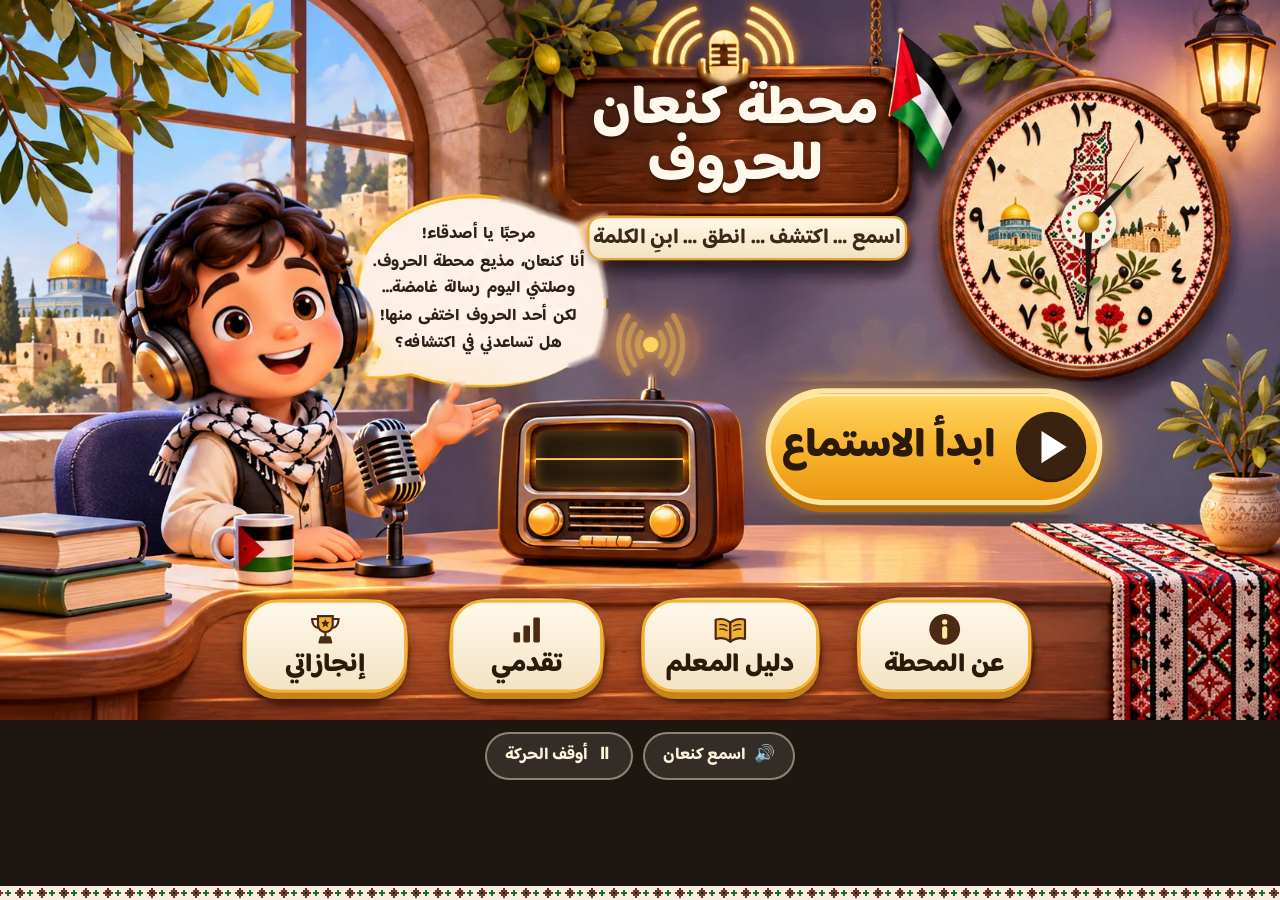
<file: kanaan-station/index.html>
<!doctype html>
<html lang="ar" dir="rtl">
<head>
  <meta charset="utf-8">
  <meta name="viewport" content="width=device-width, initial-scale=1, viewport-fit=cover">
  <title>محطة كنعان للحروف</title>
  <meta name="description" content="بيئة تعلم سمعية تفاعلية للمرحلة الأساسية المبكرة: اسمع… اكتشف… انطق… ابنِ الكلمة">
  <meta name="theme-color" content="#1F4E35">
  <link rel="preconnect" href="https://fonts.googleapis.com">
  <link rel="preconnect" href="https://fonts.gstatic.com" crossorigin>
  <link rel="stylesheet" href="https://fonts.googleapis.com/css2?family=Baloo+Bhaijaan+2:wght@500;600;700;800&family=Noto+Naskh+Arabic:wght@600;700&display=swap">
  <link rel="stylesheet" href="css/station.css">
</head>
<body>
  <a class="skip-link" href="#stage">انتقل إلى النشاط</a>

  <!-- شريط المحطة: الهوية + رحلتي + التحكم بالمؤثرات. يختفي في شاشة الاستقبال. -->
  <header class="station-bar" id="station-bar" hidden>
    <div class="station-brand" aria-hidden="true">
      <span class="brand-icon">📻</span>
      <span class="brand-name">محطة كنعان للحروف</span>
    </div>

    <nav class="journey" aria-label="رحلتي في محطة كنعان">
      <p class="journey-title">رحلتي في محطة كنعان</p>
      <ol class="journey-steps" id="journey-steps"></ol>
    </nav>

    <p class="episode-chip" id="episode-chip"></p>

    <button class="icon-btn" id="dial-open" type="button">
      <span aria-hidden="true">🏆</span><span class="sfx-label">إنجازاتي</span>
    </button>

    <button class="icon-btn" id="sfx-toggle" type="button" aria-pressed="true">
      <span aria-hidden="true" class="sfx-icon">🔔</span>
      <span class="sfx-label">المؤثرات: تعمل</span>
    </button>
  </header>

  <main id="stage" class="stage" tabindex="-1" aria-live="off"></main>

  <!-- كنعان: يظهر فقط عند الحاجة إلى توجيه -->
  <aside class="host" id="host" aria-live="polite" hidden>
    <div class="host-avatar" id="host-avatar" role="img" aria-label="كنعان، مذيع المحطة"></div>
    <div class="host-bubble">
      <p class="host-text" id="host-text"></p>
      <button class="host-replay" id="host-replay" type="button" aria-label="أعد كلام كنعان">🔊</button>
    </div>
  </aside>

  <!-- منطقة إعلانات لقارئ الشاشة للتغذية الراجعة -->
  <div class="sr-only" id="announcer" aria-live="assertive"></div>

  <noscript><p class="noscript">تحتاج المحطة إلى تفعيل JavaScript.</p></noscript>

  <!-- البيانات (قابلة للتوسعة: أضف ملف حلقة جديد فقط) -->
  <script src="js/data/registry.js"></script>
  <script src="js/data/alphabet.js"></script>
  <script src="js/data/scenes.js"></script>
  <script src="js/data/message.js"></script>
  <script src="js/data/episodes/sh.js"></script>
  <script src="js/data/episodes/b.js"></script>
  <script src="js/data/episodes/t.js"></script>
  <script src="js/data/episodes/m.js"></script>
  <script src="js/data/episodes/z.js"></script>
  <script src="js/data/episodes/ain.js"></script>

  <!-- النواة -->
  <script src="js/core/ui.js"></script>
  <script src="js/core/sound.js"></script>
  <script src="js/core/progress.js"></script>
  <script src="js/core/recorder.js"></script>
  <script src="js/core/pronunciation.js"></script>
  <script src="js/core/host.js"></script>
  <script src="js/core/archive.js"></script>
  <script src="js/core/dial.js"></script>
  <script src="js/core/puppet.js"></script>
  <script src="js/core/studio.js"></script>
  <script src="js/core/panels.js"></script>

  <!-- الشاشات: كل شاشة نشاط مستقل يقرأ بياناته من الحلقة -->
  <script src="js/screens/welcome.js"></script>
  <script src="js/screens/mission.js"></script>
  <script src="js/screens/review.js"></script>
  <script src="js/screens/signal.js"></script>
  <script src="js/screens/reveal.js"></script>
  <script src="js/screens/speak.js"></script>
  <script src="js/screens/build.js"></script>
  <script src="js/screens/meaning.js"></script>
  <script src="js/screens/transfer.js"></script>
  <script src="js/screens/success.js"></script>
  <script src="js/screens/onair.js"></script>
  <script src="js/screens/message.js"></script>

  <script src="js/app.js"></script>
</body>
</html>
</file>
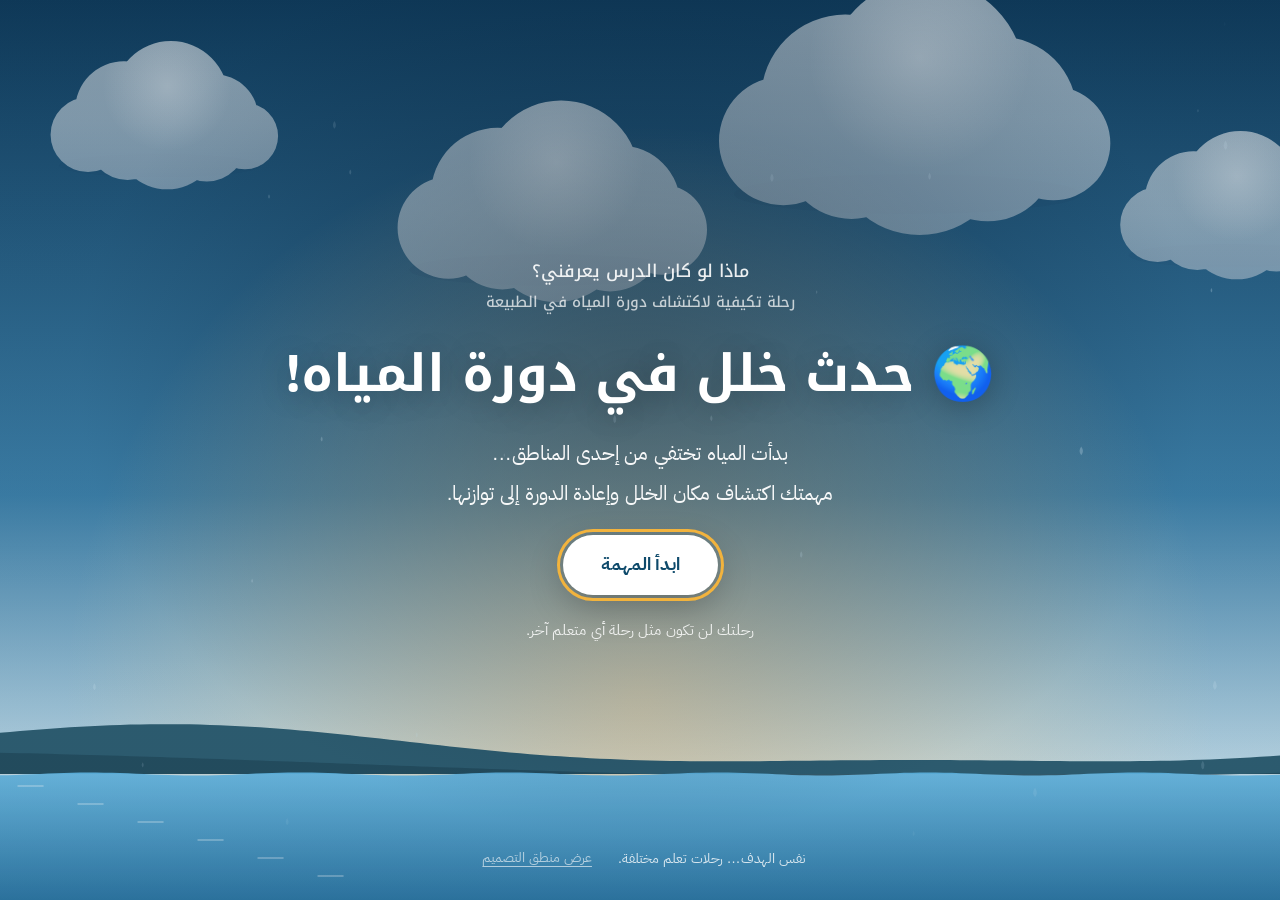
<file: water-cycle/index.html>
<!doctype html>
<html lang="ar" dir="rtl">
<head>
<meta charset="utf-8">
<meta name="viewport" content="width=device-width,initial-scale=1">
<title>ماذا لو كان الدرس يعرفني؟</title>
<meta name="description" content="رحلة تكيفية لاكتشاف دورة المياه في الطبيعة — نفس الهدف… رحلات تعلم مختلفة.">
<link rel="icon" href="data:image/svg+xml,%3Csvg xmlns='http://www.w3.org/2000/svg' viewBox='0 0 64 76'%3E%3Cpath d='M32 3C32 3 7 33 7 50a25 25 0 0 0 50 0C57 33 32 3 32 3Z' fill='%232B86BA'/%3E%3C/svg%3E">
<link rel="stylesheet" href="css/base.css">
<link rel="stylesheet" href="css/components.css">
<link rel="stylesheet" href="css/screens.css">
</head>
<body>
<a class="skip" href="#main">انتقل إلى المحتوى</a>

<header class="topbar" id="topbar" hidden>
  <div class="brand">
    <svg viewBox="0 0 64 76" aria-hidden="true"><path d="M32 3C32 3 7 33 7 50a25 25 0 0 0 50 0C57 33 32 3 32 3Z" fill="#2B86BA"/></svg>
    <span>ماذا لو كان الدرس يعرفني؟</span>
  </div>
  <nav aria-label="مراحل الرحلة"><ol class="rail"></ol></nav>
  <div class="tools">
    <button class="tool" id="t-sound" type="button" aria-pressed="false" title="تشغيل الصوت أو إيقافه">🔊 <span class="t">الصوت</span></button>
    <button class="tool" id="t-text" type="button" aria-pressed="false" title="تكبير الخط">أ+ <span class="t">الخط</span></button>
    <button class="tool" id="t-restart" type="button" title="ابدأ من جديد">↺ <span class="t">من جديد</span></button>
  </div>
</header>

<main id="main" tabindex="-1"></main>

<noscript><p style="padding:24px">يحتاج هذا النموذج إلى تفعيل JavaScript في المتصفح.</p></noscript>

<!-- core -->
<script src="js/core/arabic.js"></script>
<script src="js/core/state.js"></script>
<script src="js/core/adaptive.js"></script>
<script src="js/core/audio.js"></script>
<script src="js/core/nuqta.js"></script>
<script src="js/core/ui.js"></script>
<!-- data -->
<script src="js/data/content.js"></script>
<script src="js/data/personas.js"></script>
<!-- simulations -->
<script src="js/sims/scene.js"></script>
<script src="js/sims/evaporation.js"></script>
<script src="js/sims/condensation.js"></script>
<script src="js/sims/precipitation.js"></script>
<script src="js/sims/cycle.js"></script>
<!-- screens -->
<script src="js/screens/labflow.js"></script>
<script src="js/screens/gate.js"></script>
<script src="js/screens/diagnostic.js"></script>
<script src="js/screens/evap.js"></script>
<script src="js/screens/cloud.js"></script>
<script src="js/screens/rain.js"></script>
<script src="js/screens/mission.js"></script>
<script src="js/screens/map.js"></script>
<script src="js/screens/adapt.js"></script>
<script src="js/screens/designer.js"></script>
<script src="js/app.js"></script>
</body>
</html>
</file>
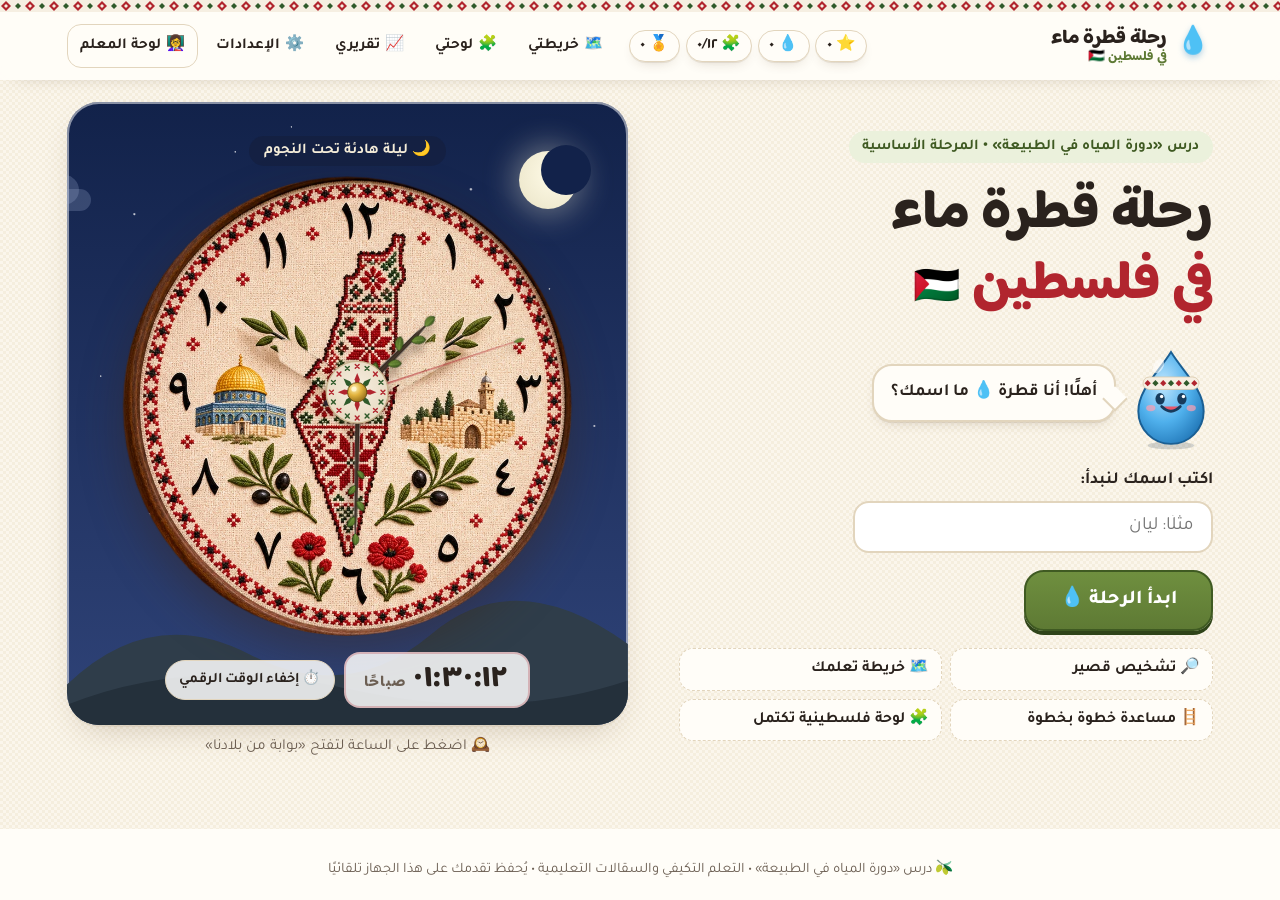
<file: water-journey/index.html>
<!doctype html>
<html lang="ar" dir="rtl">
<head>
  <meta charset="utf-8">
  <meta name="viewport" content="width=device-width, initial-scale=1, viewport-fit=cover">
  <title>رحلة قطرة ماء في فلسطين</title>
  <meta name="description" content="موقع تعليمي تفاعلي تكيفي لدرس دورة المياه في الطبيعة للمرحلة الأساسية، باستراتيجية السقالات التعليمية والهوية الفلسطينية.">
  <meta name="theme-color" content="#5e7a34">
  <link rel="icon" href="data:image/svg+xml,<svg xmlns='http://www.w3.org/2000/svg' viewBox='0 0 100 100'><text y='.9em' font-size='90'>💧</text></svg>">
  <link rel="preconnect" href="https://fonts.googleapis.com">
  <link rel="preconnect" href="https://fonts.gstatic.com" crossorigin>
  <link rel="stylesheet" href="https://fonts.googleapis.com/css2?family=Baloo+Bhaijaan+2:wght@500;700;800&family=Tajawal:wght@400;500;700;800&display=swap">
  <link rel="stylesheet" href="css/style.css">
</head>
<body>
  <a class="skip" href="#app">تخطَّ إلى المحتوى</a>
  <header class="topbar">
    <div class="tatreez-strip" aria-hidden="true"></div>
    <div class="topbar-in">
      <button type="button" class="brand" data-nav="home" aria-label="الصفحة الرئيسية">
        <span class="brand-drop" aria-hidden="true">💧</span>
        <span class="brand-t">رحلة قطرة ماء <small>في فلسطين 🇵🇸</small></span>
      </button>
      <div class="hud" id="hud" aria-label="إنجازاتي"></div>
      <nav class="nav" aria-label="التنقل">
        <button type="button" class="nav-b" data-nav="map"><span aria-hidden="true">🗺️</span><span class="nav-t">خريطتي</span></button>
        <button type="button" class="nav-b" data-nav="puzzle"><span aria-hidden="true">🧩</span><span class="nav-t">لوحتي</span></button>
        <button type="button" class="nav-b" data-nav="report"><span aria-hidden="true">📈</span><span class="nav-t">تقريري</span></button>
        <button type="button" class="nav-b" data-nav="settings" aria-label="الإعدادات"><span aria-hidden="true">⚙️</span><span class="nav-t">الإعدادات</span></button>
        <a class="nav-b teacher-link" href="teacher.html"><span aria-hidden="true">👩‍🏫</span><span class="nav-t">لوحة المعلم</span></a>
      </nav>
    </div>
  </header>

  <main id="app" tabindex="-1" aria-live="off"></main>

  <footer class="site-foot">
    <span aria-hidden="true">🫒</span> درس «دورة المياه في الطبيعة» • التعلم التكيفي والسقالات التعليمية • يُحفظ تقدمك على هذا الجهاز تلقائيًا
  </footer>

  <div id="modal-root" hidden></div>
  <div id="toast-root" class="toasts" aria-live="polite" aria-atomic="false"></div>

  <script src="js/data.js"></script>
  <script src="js/store.js"></script>
  <script src="js/ui.js"></script>
  <script src="js/visuals.js"></script>
  <script src="js/tasks.js"></script>
  <script src="js/clock.js"></script>
  <script src="js/app.js"></script>
</body>
</html>
</file>
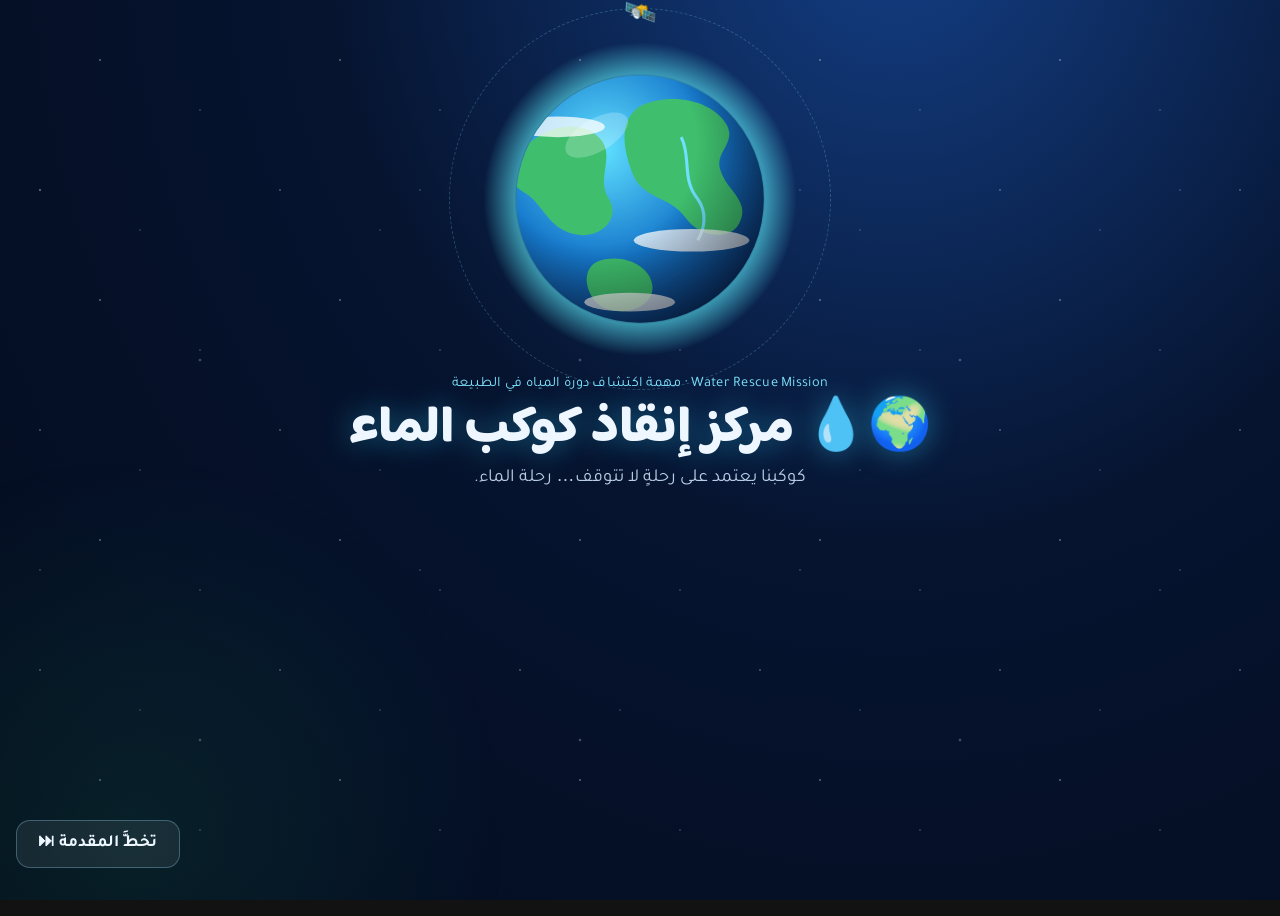
<file: water-rescue/index.html>
<!doctype html>
<html lang="ar" dir="rtl">
<head>
  <meta charset="utf-8">
  <meta name="viewport" content="width=device-width, initial-scale=1, viewport-fit=cover">
  <title>مركز إنقاذ كوكب الماء</title>
  <meta name="description" content="مهمة اكتشاف دورة المياه في الطبيعة: بيئة تعلم تفاعلية لطلاب المرحلة الأساسية.">
  <meta name="theme-color" content="#071a3a">
  <link rel="manifest" href="manifest.json">
  <link rel="icon" href="assets/icons/icon.svg" type="image/svg+xml">
  <link rel="apple-touch-icon" href="assets/icons/icon-192.png">
  <meta name="apple-mobile-web-app-capable" content="yes">
  <meta name="mobile-web-app-capable" content="yes">
  <meta name="apple-mobile-web-app-title" content="إنقاذ الماء">
  <link rel="stylesheet" href="style.css">
</head>
<body>
  <a class="skip-link" href="#view">تخطَّ إلى المحتوى</a>

  <!-- خلفية فضائية خفيفة -->
  <div class="bg-space" aria-hidden="true"><div class="stars s1"></div><div class="stars s2"></div><div class="bg-glow"></div></div>

  <!-- شريط التقدم العلوي (HUD) -->
  <header id="hud" class="hud glass" hidden>
    <button id="hud-map" class="btn-icon" type="button" aria-label="الخريطة" title="الخريطة">🗺️</button>
    <div class="hud-mission">
      <div class="hud-label"><span class="muted">المهمة الحالية:</span> <b id="hud-stage">—</b></div>
      <div class="hud-progress" role="progressbar" aria-label="نسبة إنجاز المهمة" aria-valuemin="0" aria-valuemax="100" aria-valuenow="0">
        <div class="hud-bar"><span id="hud-fill"></span></div><b id="hud-pct">٠٪</b>
      </div>
    </div>
    <div class="hud-stats">
      <span class="chip" id="hud-points" title="نقاطك" aria-live="polite">⭐ <span class="sr-only">نقاطك:</span><b>٠</b></span>
      <span class="chip chip-badges" id="hud-badges" title="الشارات">🏅 <span class="sr-only">الشارات:</span><b>٠</b></span>
    </div>
    <button id="hud-sound" class="btn-icon" type="button" aria-pressed="true" aria-label="الصوت مفعّل — اضغط لإيقافه" title="الصوت">🔊</button>
    <button id="hud-settings" class="btn-icon" type="button" aria-label="الإعدادات وإمكانية الوصول" title="الإعدادات">⚙️</button>
  </header>

  <main id="view" class="view" tabindex="-1"></main>

  <div id="toasts" class="toasts" aria-live="polite"></div>
  <div id="sr-announce" class="sr-only" aria-live="assertive"></div>

  <noscript><p style="padding:2rem;color:#fff">تحتاج هذه البيئة إلى تفعيل JavaScript.</p></noscript>

  <!-- ترتيب التحميل مهم: البيانات ← الأدوات ← المكونات ← المراحل ← التطبيق -->
  <script src="data.js"></script>
  <script src="modules/utils.js"></script>
  <script src="modules/store.js"></script>
  <script src="modules/audio.js"></script>
  <script src="components/scenes.js"></script>
  <script src="components/nemo.js"></script>
  <script src="components/ui.js"></script>
  <script src="modules/intro.js"></script>
  <script src="modules/map.js"></script>
  <script src="modules/stage-lab.js"></script>
  <script src="modules/stage-investigate.js"></script>
  <script src="modules/stage-clouds.js"></script>
  <script src="modules/stage-weather.js"></script>
  <script src="modules/stage-planet.js"></script>
  <script src="modules/stage-whatif.js"></script>
  <script src="modules/stage-city.js"></script>
  <script src="modules/stage-challenge.js"></script>
  <script src="modules/achievement.js"></script>
  <script src="app.js"></script>
</body>
</html>
</file>
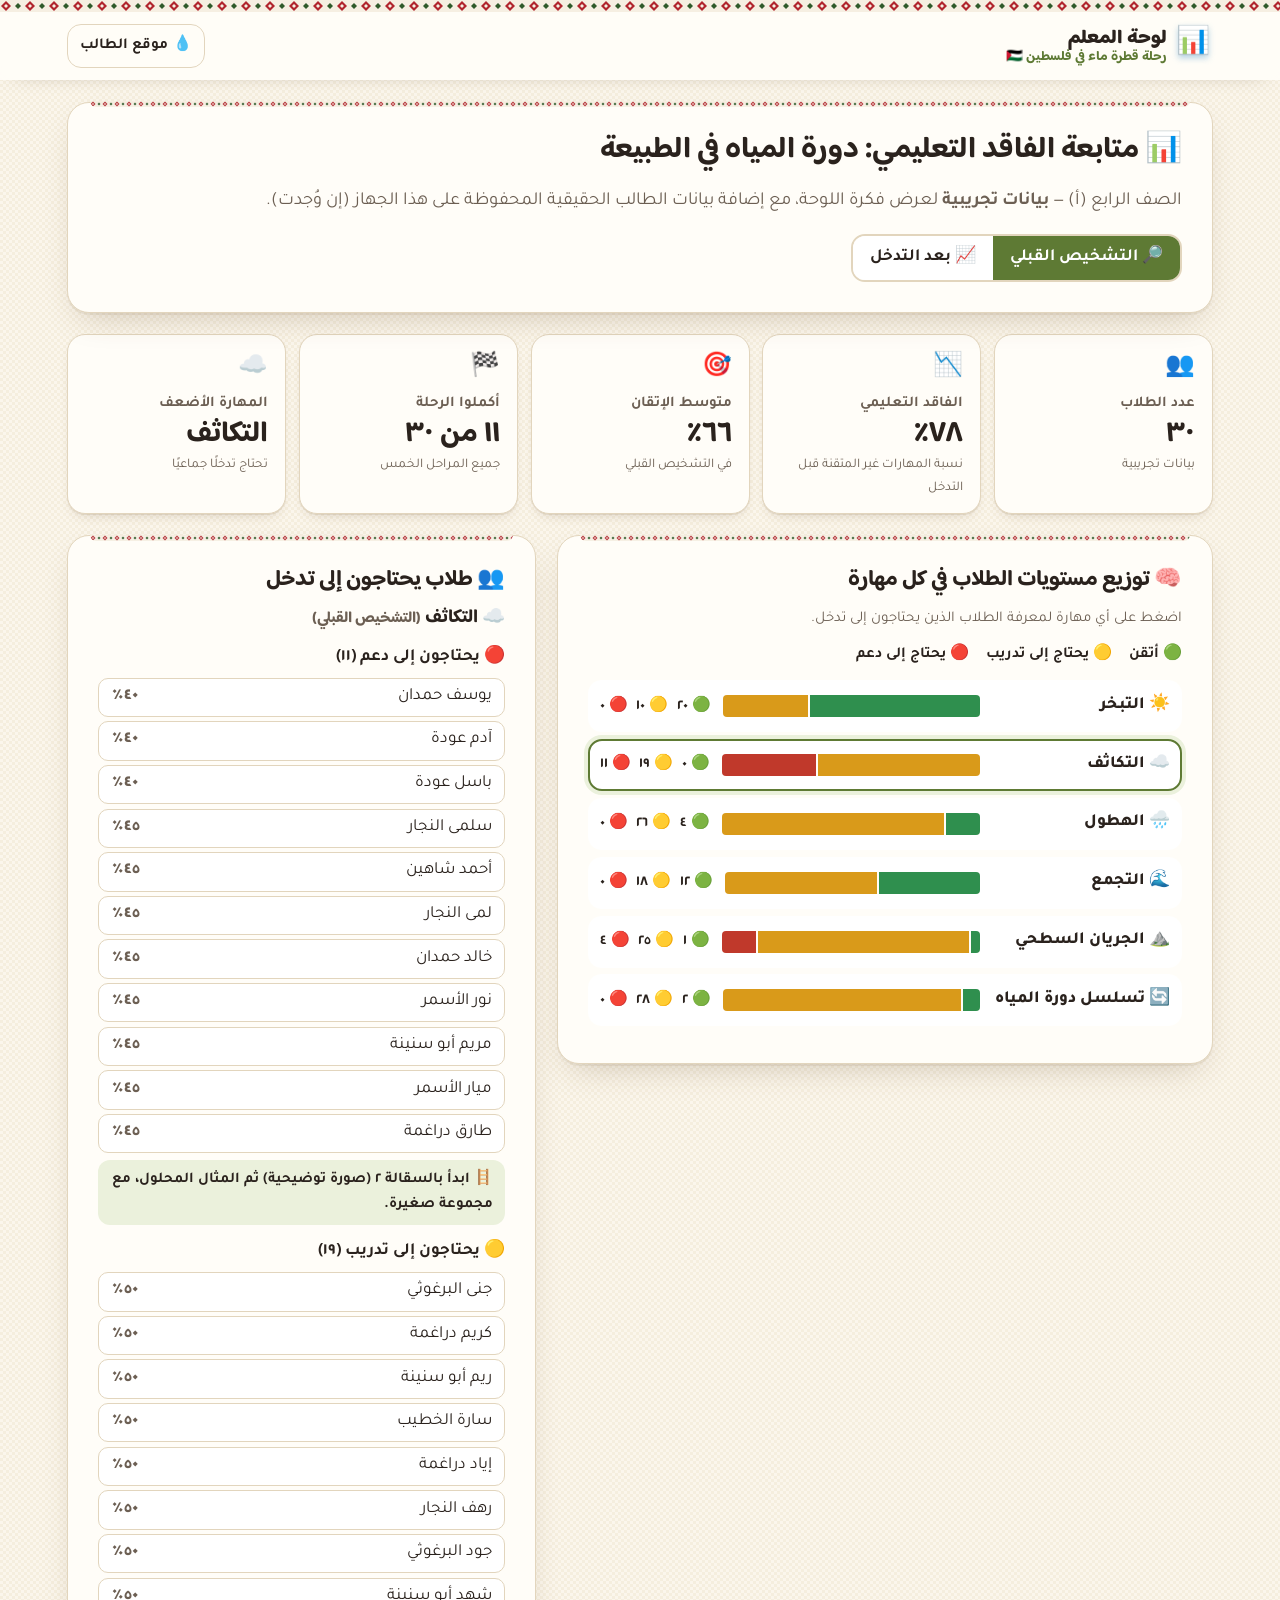
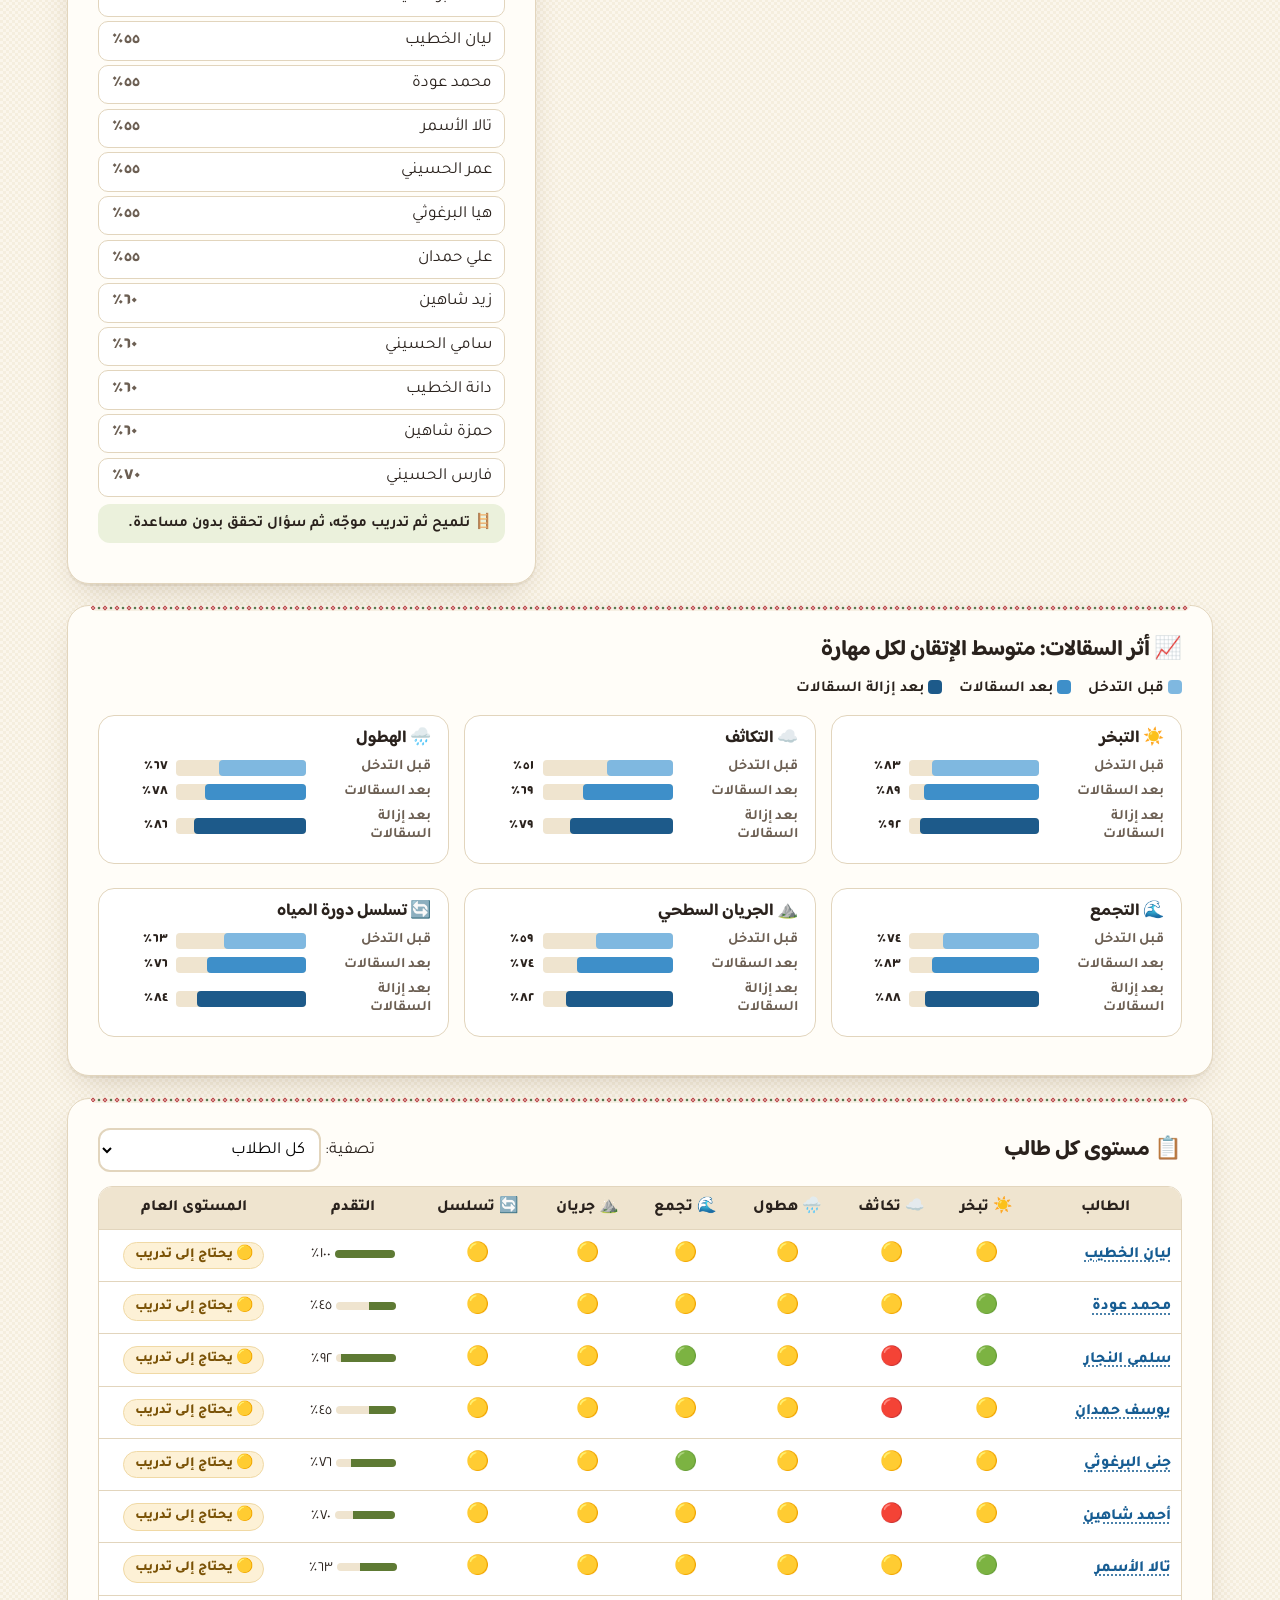
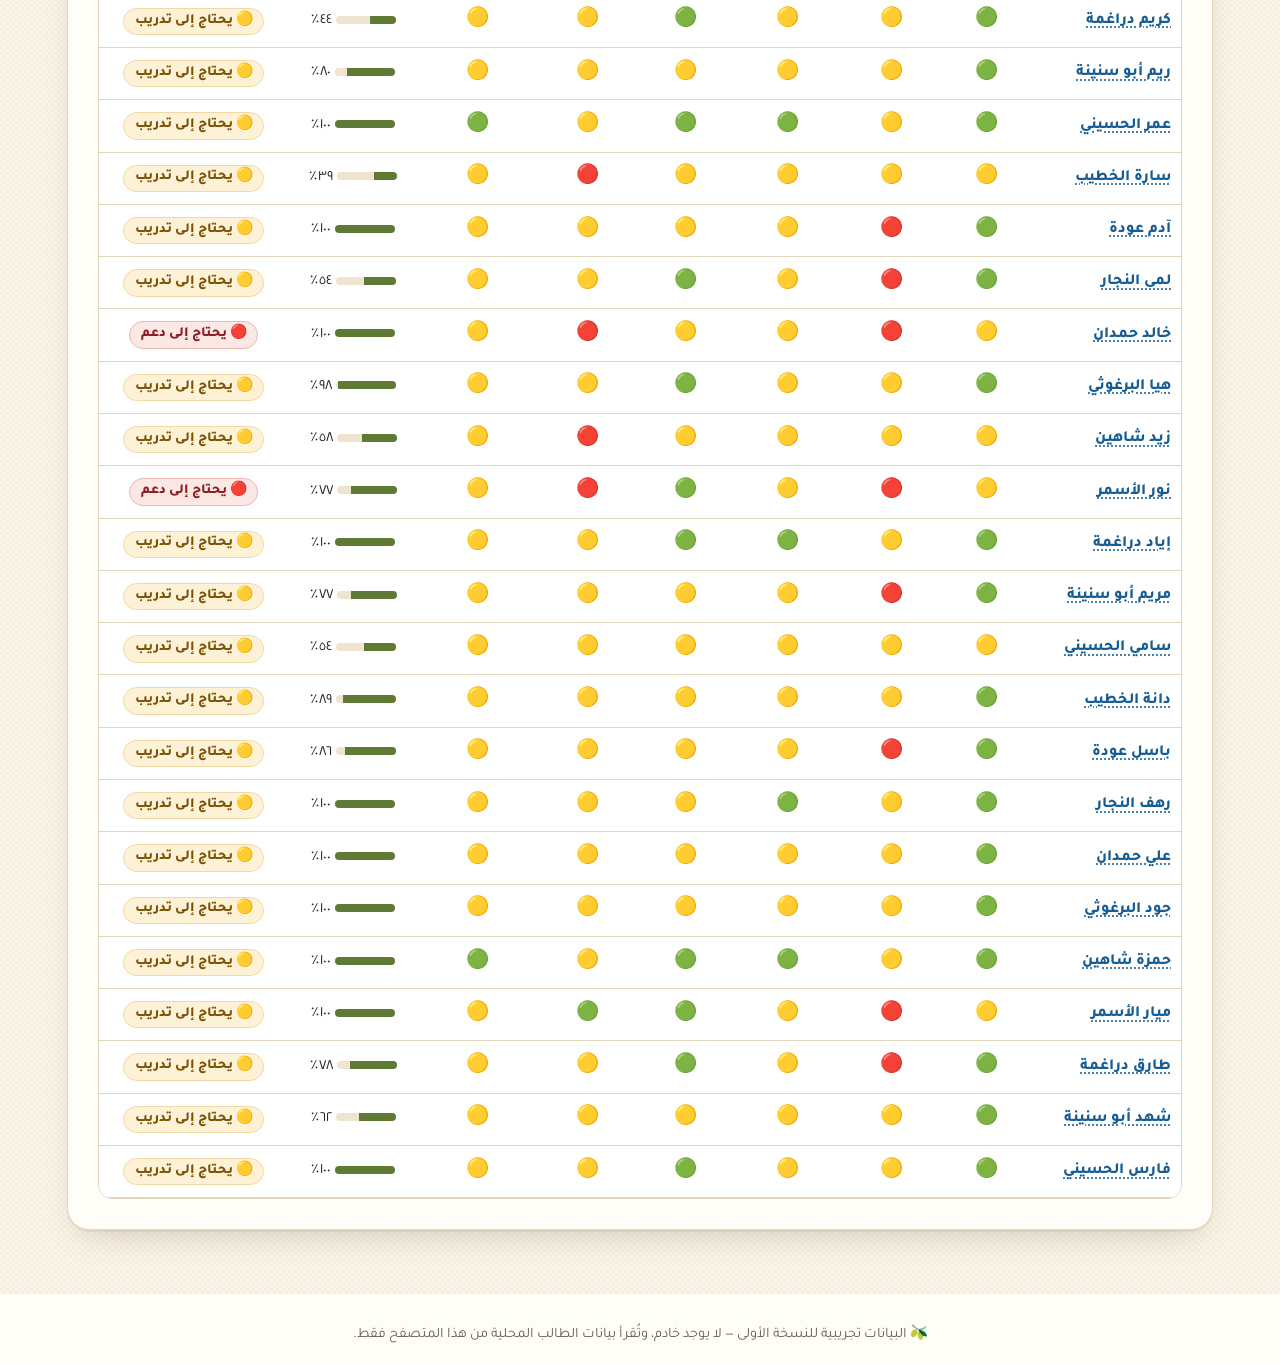
<file: water-journey/teacher.html>
<!doctype html>
<html lang="ar" dir="rtl">
<head>
  <meta charset="utf-8">
  <meta name="viewport" content="width=device-width, initial-scale=1, viewport-fit=cover">
  <title>لوحة المعلم — رحلة قطرة ماء</title>
  <link rel="icon" href="data:image/svg+xml,<svg xmlns='http://www.w3.org/2000/svg' viewBox='0 0 100 100'><text y='.9em' font-size='90'>📊</text></svg>">
  <link rel="preconnect" href="https://fonts.googleapis.com">
  <link rel="preconnect" href="https://fonts.gstatic.com" crossorigin>
  <link rel="stylesheet" href="https://fonts.googleapis.com/css2?family=Baloo+Bhaijaan+2:wght@500;700;800&family=Tajawal:wght@400;500;700;800&display=swap">
  <link rel="stylesheet" href="css/style.css">
  <link rel="stylesheet" href="css/teacher.css">
</head>
<body class="teacher">
  <a class="skip" href="#t-main">تخطَّ إلى المحتوى</a>
  <header class="topbar">
    <div class="tatreez-strip" aria-hidden="true"></div>
    <div class="topbar-in">
      <a class="brand" href="index.html" aria-label="العودة إلى موقع الطالب">
        <span class="brand-drop" aria-hidden="true">📊</span>
        <span class="brand-t">لوحة المعلم <small>رحلة قطرة ماء في فلسطين 🇵🇸</small></span>
      </a>
      <nav class="nav" aria-label="التنقل" style="margin-inline-start:auto">
        <a class="nav-b teacher-link" href="index.html"><span aria-hidden="true">💧</span><span class="nav-t">موقع الطالب</span></a>
      </nav>
    </div>
  </header>

  <main id="t-main" tabindex="-1">
    <section class="card t-intro">
      <div>
        <h1>📊 متابعة الفاقد التعليمي: دورة المياه في الطبيعة</h1>
        <p class="lead">الصف الرابع (أ) — <b>بيانات تجريبية</b> لعرض فكرة اللوحة، مع إضافة بيانات الطالب الحقيقية المحفوظة على هذا الجهاز (إن وُجدت).</p>
      </div>
      <div class="seg" role="group" aria-label="عرض البيانات">
        <button type="button" class="seg-b" data-view="pre" aria-pressed="true">🔎 التشخيص القبلي</button>
        <button type="button" class="seg-b" data-view="post" aria-pressed="false">📈 بعد التدخل</button>
      </div>
    </section>

    <section class="kpis" id="kpis" aria-label="مؤشرات عامة"></section>

    <div class="t-grid">
      <section class="card" aria-labelledby="dist-h">
        <h2 id="dist-h">🧠 توزيع مستويات الطلاب في كل مهارة</h2>
        <p class="muted small">اضغط على أي مهارة لمعرفة الطلاب الذين يحتاجون إلى تدخل.</p>
        <div class="legend"><span>🟢 أتقن</span><span>🟡 يحتاج إلى تدريب</span><span>🔴 يحتاج إلى دعم</span></div>
        <div id="dist"></div>
      </section>
      <section class="card" aria-labelledby="det-h" id="detail-card">
        <h2 id="det-h">👥 طلاب يحتاجون إلى تدخل</h2>
        <div id="detail" aria-live="polite"><p class="muted">اختر مهارة من القائمة لعرض الطلاب.</p></div>
      </section>
    </div>

    <section class="card" aria-labelledby="imp-h">
      <h2 id="imp-h">📈 أثر السقالات: متوسط الإتقان لكل مهارة</h2>
      <div class="legend"><span><i class="sw s1"></i> قبل التدخل</span><span><i class="sw s2"></i> بعد السقالات</span><span><i class="sw s3"></i> بعد إزالة السقالات</span></div>
      <div id="impact" class="impact"></div>
    </section>

    <section class="card" aria-labelledby="tbl-h">
      <div class="tbl-head">
        <h2 id="tbl-h">📋 مستوى كل طالب</h2>
        <label class="filter">تصفية: <select id="filter">
          <option value="all">كل الطلاب</option>
          <option value="red">لديه مهارة 🔴 تحتاج دعمًا</option>
          <option value="yellow">لديه مهارة 🟡 تحتاج تدريبًا</option>
          <option value="green">أتقن كل المهارات 🟢</option>
        </select></label>
      </div>
      <div class="tbl-wrap"><table class="t-table" id="table"></table></div>
    </section>
  </main>

  <footer class="site-foot">🫒 البيانات تجريبية للنسخة الأولى — لا يوجد خادم، وتُقرأ بيانات الطالب المحلية من هذا المتصفح فقط.</footer>

  <div id="modal-root" hidden></div>
  <div id="toast-root" class="toasts" aria-live="polite"></div>

  <script src="js/data.js"></script>
  <script src="js/store.js"></script>
  <script src="js/ui.js"></script>
  <script src="js/teacher.js"></script>
</body>
</html>
</file>
<file: kanaan-station/css/station.css>
/* =========================================================
   محطة كنعان للحروف — نظام بصري هادئ بهوية فلسطينية
   - حجر القدس خلفيةً، وألوان العلم تظهر كما في غرز التطريز (لا رموز مكررة)
   - التطريز زخرفة ثابتة في مواضع محددة: الشريط العلوي، العناوين، النوافذ، ورقة الرسالة
   - شاشة واحدة = مهمة واحدة = تركيز واحد
   - الحركة فقط للكشف/الانتقال/التغذية الراجعة/توجيه الانتباه
   ========================================================= */
:root {
  --bg: #F5EDDD;          /* حجر القدس */
  --surface: #FFFDF8;
  --ink: #2B2118;
  --ink-soft: #5E4D3D;
  --line: #E2D2B4;
  --amber: #F5A623;
  --amber-soft: #FFF0D2;
  --amber-deep: #9A5B00;
  --studio: #1F4E35;      /* أخضر الزيتون الداكن: العناوين والحروف */
  --wood: #6B4226;        /* خشب الراديو */
  --wave: #FFC857;
  --olive: #3C7A2A;       /* نجاح */
  --olive-soft: #E7F0DC;
  --clay: #A4432A;        /* إيقاف/تسجيل */
  --focus: #2F5DCC;
  --radius: 22px;
  --font-ui: "Baloo Bhaijaan 2", "Tahoma", "Segoe UI", sans-serif;
  --font-letter: "Noto Naskh Arabic", "Amiri", "Traditional Arabic", serif; /* خط النسخ: شكل الحرف كما في الكتاب المدرسي */
  --host-space: 132px;
  /* الهوية الفلسطينية: ألوان العلم كما تظهر في غرز التطريز، على حجر القدس */
  --pal-red: #A3161E;
  --pal-green: #1E6B3C;
  --pal-black: #1C1C1C;
  --tatreez-band: url("data:image/svg+xml,<svg xmlns='http://www.w3.org/2000/svg' width='22' height='14'><rect width='22' height='14' fill='%23F7F0E1'/><rect x='6' y='2' width='2' height='2' fill='%23A3161E'/><rect x='4' y='4' width='2' height='2' fill='%23A3161E'/><rect x='6' y='4' width='2' height='2' fill='%231E6B3C'/><rect x='8' y='4' width='2' height='2' fill='%23A3161E'/><rect x='16' y='4' width='2' height='2' fill='%231E6B3C'/><rect x='2' y='6' width='2' height='2' fill='%23A3161E'/><rect x='4' y='6' width='2' height='2' fill='%231E6B3C'/><rect x='6' y='6' width='2' height='2' fill='%231C1C1C'/><rect x='8' y='6' width='2' height='2' fill='%231E6B3C'/><rect x='10' y='6' width='2' height='2' fill='%23A3161E'/><rect x='14' y='6' width='2' height='2' fill='%231E6B3C'/><rect x='16' y='6' width='2' height='2' fill='%231E6B3C'/><rect x='18' y='6' width='2' height='2' fill='%231E6B3C'/><rect x='4' y='8' width='2' height='2' fill='%23A3161E'/><rect x='6' y='8' width='2' height='2' fill='%231E6B3C'/><rect x='8' y='8' width='2' height='2' fill='%23A3161E'/><rect x='16' y='8' width='2' height='2' fill='%231E6B3C'/><rect x='6' y='10' width='2' height='2' fill='%23A3161E'/></svg>");
  --tatreez-divider: url("data:image/svg+xml,<svg xmlns='http://www.w3.org/2000/svg' width='51' height='15'><rect x='6' y='0' width='3' height='3' fill='%23A3161E'/><rect x='24' y='0' width='3' height='3' fill='%23A3161E'/><rect x='42' y='0' width='3' height='3' fill='%23A3161E'/><rect x='3' y='3' width='3' height='3' fill='%23A3161E'/><rect x='6' y='3' width='3' height='3' fill='%231E6B3C'/><rect x='9' y='3' width='3' height='3' fill='%23A3161E'/><rect x='21' y='3' width='3' height='3' fill='%23A3161E'/><rect x='24' y='3' width='3' height='3' fill='%231C1C1C'/><rect x='27' y='3' width='3' height='3' fill='%23A3161E'/><rect x='39' y='3' width='3' height='3' fill='%23A3161E'/><rect x='42' y='3' width='3' height='3' fill='%231E6B3C'/><rect x='45' y='3' width='3' height='3' fill='%23A3161E'/><rect x='0' y='6' width='3' height='3' fill='%23A3161E'/><rect x='3' y='6' width='3' height='3' fill='%231E6B3C'/><rect x='6' y='6' width='3' height='3' fill='%231C1C1C'/><rect x='9' y='6' width='3' height='3' fill='%231E6B3C'/><rect x='12' y='6' width='3' height='3' fill='%23A3161E'/><rect x='18' y='6' width='3' height='3' fill='%23A3161E'/><rect x='21' y='6' width='3' height='3' fill='%231C1C1C'/><rect x='24' y='6' width='3' height='3' fill='%231E6B3C'/><rect x='27' y='6' width='3' height='3' fill='%231C1C1C'/><rect x='30' y='6' width='3' height='3' fill='%23A3161E'/><rect x='36' y='6' width='3' height='3' fill='%23A3161E'/><rect x='39' y='6' width='3' height='3' fill='%231E6B3C'/><rect x='42' y='6' width='3' height='3' fill='%231C1C1C'/><rect x='45' y='6' width='3' height='3' fill='%231E6B3C'/><rect x='48' y='6' width='3' height='3' fill='%23A3161E'/><rect x='3' y='9' width='3' height='3' fill='%23A3161E'/><rect x='6' y='9' width='3' height='3' fill='%231E6B3C'/><rect x='9' y='9' width='3' height='3' fill='%23A3161E'/><rect x='21' y='9' width='3' height='3' fill='%23A3161E'/><rect x='24' y='9' width='3' height='3' fill='%231C1C1C'/><rect x='27' y='9' width='3' height='3' fill='%23A3161E'/><rect x='39' y='9' width='3' height='3' fill='%23A3161E'/><rect x='42' y='9' width='3' height='3' fill='%231E6B3C'/><rect x='45' y='9' width='3' height='3' fill='%23A3161E'/><rect x='6' y='12' width='3' height='3' fill='%23A3161E'/><rect x='24' y='12' width='3' height='3' fill='%23A3161E'/><rect x='42' y='12' width='3' height='3' fill='%23A3161E'/></svg>");
  --stone-wall: url("data:image/svg+xml,<svg xmlns='http://www.w3.org/2000/svg' width='240' height='120'><g fill='none' stroke='%238A6F45' stroke-opacity='.045' stroke-width='2'><path d='M0 1H240M0 61H240M120 1V61M0 61V120M240 61V120M60 61V120M180 61V120'/></g></svg>");
}

*, *::before, *::after { box-sizing: border-box; }
html { -webkit-text-size-adjust: 100%; }
body {
  margin: 0;
  min-height: 100dvh;
  background: var(--stone-wall) 0 0 / 240px 120px repeat, var(--bg);
  color: var(--ink);
  font-family: var(--font-ui);
  font-size: 1.2rem;
  line-height: 1.6;
}
[hidden] { display: none !important; }
img { max-width: 100%; display: block; }
button { font: inherit; color: inherit; }

.sr-only {
  position: absolute !important; width: 1px; height: 1px; overflow: hidden;
  clip: rect(0 0 0 0); white-space: nowrap; margin: -1px; padding: 0; border: 0;
}
.skip-link { position: absolute; inset-inline-start: 12px; top: -60px; z-index: 50; background: var(--ink); color: #fff; padding: 8px 14px; border-radius: 10px; }
.skip-link:focus { top: 12px; }
:focus-visible { outline: 4px solid var(--focus); outline-offset: 3px; border-radius: 12px; }

/* ---------- شريط المحطة ---------- */
.station-bar {
  position: sticky; top: 0; z-index: 10;
  display: flex; align-items: center; justify-content: space-between; gap: 12px;
  padding: 10px 20px;
  background: color-mix(in srgb, var(--surface) 94%, transparent);
  backdrop-filter: blur(6px);
  margin-bottom: 14px;
}
/* شريط تطريز تحت شريط المحطة */
.station-bar::after {
  content: ""; position: absolute; left: 0; right: 0; bottom: -14px; height: 14px;
  background: var(--tatreez-band) 0 0 / 22px 14px repeat-x;
  border-block: 1px solid #D9C7A3;
}
.station-brand { display: flex; align-items: center; gap: 8px; font-weight: 800; color: var(--studio); white-space: nowrap; }
.brand-icon { font-size: 1.5rem; }

.episode-chip { margin: 0; font-size: .9rem; font-weight: 700; color: var(--studio); white-space: nowrap; }
.journey { display: flex; flex-direction: column; align-items: center; min-width: 0; }
.journey-title { margin: 0; font-size: .8rem; color: var(--ink-soft); font-weight: 600; }
.journey-steps { list-style: none; margin: 0; padding: 0; display: flex; gap: 6px; }
.journey-step {
  display: flex; align-items: center; gap: 6px;
  padding: 2px 10px 2px 4px; border-radius: 999px;
  border: 2px solid var(--line); background: var(--surface);
  font-size: .95rem; color: var(--ink-soft);
}
.journey-num {
  display: grid; place-items: center; width: 26px; height: 26px; border-radius: 50%;
  background: var(--line); font-weight: 700; font-size: .9rem;
}
.journey-step.is-current { border-color: var(--amber); color: var(--ink); font-weight: 700; background: var(--amber-soft); }
.journey-step.is-current .journey-num { background: var(--amber); color: var(--ink); }
.journey-step.is-done { border-color: var(--olive); color: var(--olive); }
.journey-step.is-done .journey-num { background: var(--olive); color: #fff; }

.icon-btn {
  display: inline-flex; align-items: center; gap: 6px; cursor: pointer;
  background: transparent; border: 2px solid var(--line); border-radius: 999px;
  padding: 6px 12px; font-size: .9rem; color: var(--ink-soft); min-height: 44px;
}
.icon-btn:hover { border-color: var(--ink-soft); }
.icon-btn--round { width: 52px; height: 52px; padding: 0; justify-content: center; font-size: 1.3rem; background: var(--surface); }

/* ---------- المسرح ---------- */
.stage { outline: none; padding: 24px 20px calc(var(--host-space) + 24px); }
.screen { max-width: 860px; margin: 0 auto; display: flex; flex-direction: column; align-items: center; gap: 18px; text-align: center; }
.screen-enter { animation: enter .45s ease-out both; }
@keyframes enter { from { opacity: 0; transform: translateY(14px); } }
.screen-title { margin: 0; font-size: clamp(1.7rem, 4vw, 2.3rem); font-weight: 800; color: var(--studio); outline: none; }
/* فاصل مطرّز صغير تحت كل عنوان */
.screen-title::after { content: ""; display: block; width: 51px; height: 15px; margin: 6px auto 0; background: var(--tatreez-divider) center / contain no-repeat; }
.instruction, .question-text { margin: 0; font-size: 1.35rem; font-weight: 700; }
.footnote { margin: 0; font-size: .9rem; color: var(--ink-soft); }
.row { display: flex; flex-wrap: wrap; gap: 12px; }
.row--center { justify-content: center; }
.appear { animation: enter .4s ease-out both; }

/* ---------- الأزرار ---------- */
.btn {
  display: inline-flex; align-items: center; justify-content: center; gap: 10px;
  min-height: 58px; padding: 10px 26px; border-radius: 999px; cursor: pointer;
  font-size: 1.25rem; font-weight: 700; border: 3px solid transparent;
  transition: transform .15s, box-shadow .15s, background .15s;
}
.btn:active { transform: scale(.97); }
.btn[disabled] { opacity: .45; cursor: not-allowed; }
.btn--primary { background: var(--amber); color: var(--ink); box-shadow: 0 5px 0 var(--amber-deep); }
.btn--primary:hover:not([disabled]) { background: #FFB53D; }
.btn--secondary { background: var(--surface); border-color: var(--ink-soft); color: var(--ink); }
.btn--ghost { background: transparent; border-color: var(--line); color: var(--ink); }
.btn--ghost:hover { border-color: var(--ink-soft); }
.btn--stop { background: var(--clay); color: #fff; }
.btn--big { min-height: 68px; font-size: 1.45rem; padding: 12px 36px; }
.btn-icon { font-size: 1.2em; line-height: 1; }
.attention { animation: nudge 1.2s ease-in-out 2; }
@keyframes nudge { 50% { box-shadow: 0 0 0 8px color-mix(in srgb, var(--amber) 45%, transparent); } }

/* ---------- التغذية الراجعة: أيقونة + نص + شكل حدّ (ليس اللون وحده) ---------- */
.feedback-slot { min-height: 56px; display: flex; justify-content: center; }
.feedback {
  margin: 0; display: inline-flex; align-items: center; gap: 10px;
  padding: 10px 20px; border-radius: 16px; font-weight: 700; font-size: 1.2rem;
  animation: enter .3s ease-out both;
}
.feedback-icon { display: grid; place-items: center; width: 32px; height: 32px; border-radius: 50%; font-size: 1.1rem; }
.feedback--success { background: var(--olive-soft); color: var(--olive); border: 2px solid var(--olive); }
.feedback--success .feedback-icon { background: var(--olive); color: #fff; }
.feedback--retry { background: var(--amber-soft); color: var(--ink); border: 2px dashed var(--amber-deep); }
.feedback--retry .feedback-icon { background: var(--amber); }
.scaffold { background: var(--surface); border: 2px solid var(--line); border-radius: var(--radius); padding: 14px 18px; }
.scaffold p { margin: 0 0 10px; }
.scaffold-pair { display: flex; gap: 10px; flex-wrap: wrap; justify-content: center; }

/* ---------- الشاشة ١: الاستوديو الحيّ ---------- */
body[data-screen="welcome"] .stage { padding: 0 0 16px; }
body[data-screen="welcome"] { background: var(--tatreez-band) bottom / 22px 14px repeat-x, #1E1611; }
.screen--welcome { max-width: none; gap: 0; }
.studio { width: 100%; display: flex; flex-direction: column; align-items: center; }
.st-frame { position: relative; overflow: hidden; margin: 0 auto; }
/* نظام إحداثيات الرسم: من اليسار إلى اليمين؛ والنصوص داخله تعود RTL */
.kp-canvas { position: absolute; left: 0; top: 0; width: 1672px; height: 941px; transform-origin: 0 0; direction: ltr; }
.kp-canvas picture { left: 0; top: 0; }
.st-bubble, .st-sign, .st-start-wrap, .st-navbar, .st-clock-wrap { direction: rtl; }
.kp-canvas > *, .kp-canvas picture > img { position: absolute; }
.kp-plate { left: 0; top: 0; width: 1672px; height: 941px; max-width: none; user-select: none; }
.kp-head, .kp-hand { will-change: transform; }
.kp-head > img { position: absolute; left: 0; top: 0; width: 100%; height: 100%; max-width: none; }
.kp-mouth { position: absolute; will-change: transform; }
.kp-mouth img { width: 100%; height: 100%; max-width: none; display: block; }
.kp-lids { position: absolute; left: 0; top: 0; overflow: visible; pointer-events: none; }
.kp-lid { transform: scaleY(0); }
.kp-enter { animation: kpEnter .9s cubic-bezier(.2,.8,.2,1) both; }
@keyframes kpEnter { from { opacity: 0; translate: 0 26px; } }

/* موجات الهوائي: تتنفس ببطء، وتنشط مع الصوت */
.st-waves { overflow: visible; --lv: 0; }
.st-arc { fill: none; stroke: #FFC94A; stroke-width: 7; stroke-linecap: round; filter: drop-shadow(0 0 6px rgba(255,190,60,.7)); opacity: .45; animation: arcIdle 3.6s ease-in-out infinite; animation-delay: calc(var(--i) * .45s); }
.st-tip { fill: #FFD25A; filter: drop-shadow(0 0 8px rgba(255,200,80,.9)); }
@keyframes arcIdle { 50% { opacity: .85; } }
.st-waves.is-live .st-arc { animation: arcLive .8s ease-in-out infinite; animation-delay: calc(var(--i) * .13s); stroke-width: calc(7px + var(--lv) * 3px); }
@keyframes arcLive { 0%, 100% { opacity: calc(.45 + var(--lv) * .3); } 50% { opacity: 1; } }
.st-waves.is-live { transform: scale(calc(1 + var(--lv) * .12)); transform-origin: 50% 48%; }

.st-radio-screen { border-radius: 10px; background: radial-gradient(ellipse at center, #3A2812, #1C1108); box-shadow: inset 0 0 18px rgba(255,190,80,.35); }
.st-radio-screen.is-live { box-shadow: inset 0 0 26px rgba(255,190,80,.6), 0 0 24px rgba(255,190,80,.45); }
.st-mic-glow { border-radius: 50%; background: radial-gradient(circle, rgba(255,214,120,.75), rgba(255,180,60,.25) 45%, transparent 70%); mix-blend-mode: screen; opacity: 0; pointer-events: none; transition: opacity .08s; }

/* فقاعة الكلام: النص الحقيقي فوق الفقاعة المرسومة */
.st-bubble { display: flex; align-items: center; justify-content: center; }
.st-bubble-text { margin: 0; text-align: center; font-weight: 700; font-size: 21.5px; line-height: 1.65; color: #2B2118; white-space: nowrap; }
.st-bubble-btn { display: none; }
.studio.is-mobile .st-bubble-btn {
  display: grid; place-items: center; width: 150px; height: 150px; border-radius: 50%; cursor: pointer;
  border: 6px solid #E5A93B; background: #FFF6E2; font-size: 76px; box-shadow: 0 6px 0 #C7831C;
}
.st-w { border-radius: 8px; transition: background .15s, color .15s; padding: 0 2px; }
.st-w.is-now { background: #FFE3A3; box-shadow: 0 0 0 3px #FFE3A3; }

/* اللافتة */
.st-sign { left: 735px; top: 85px; width: 450px; height: 258px; }
.st-title {
  position: absolute; left: 14px; right: 14px; top: 12px; height: 170px; margin: 0; outline: none;
  display: flex; flex-direction: column; align-items: center; justify-content: center;
  font-size: 72px; font-weight: 800; line-height: 1.02; color: #FFF8EC;
  text-shadow: 0 4px 0 rgba(40,20,5,.55), 0 0 18px rgba(0,0,0,.25);
}
.st-ribbon {
  position: absolute; left: 32px; top: 197px; width: 418px; height: 58px; margin: 0;
  display: grid; place-items: center; border-radius: 18px; border: 3px solid #E5A93B;
  background: linear-gradient(180deg, #FFF8E8, #F3E2C0); box-shadow: 0 5px 10px rgba(40,20,5,.3);
  font-size: 28px; font-weight: 700; color: #3B2A1A;
}

/* الساعة: الرسم المطرّز نفسه + عقارب حقيقية */
.st-clock-wrap { left: 1227px; top: 95px; width: 390px; height: 390px; }
.st-clock { position: absolute; inset: 0; padding: 0; border: 0; border-radius: 50%; background: none; cursor: pointer; transition: transform .25s; }
.st-clock:hover { transform: scale(1.02); }
.st-clock:focus-visible { outline: 8px solid #fff; outline-offset: 2px; }
.st-clock img, .st-hands { position: absolute; inset: 0; width: 100%; height: 100%; max-width: none; }
.st-hands { filter: drop-shadow(2px 4px 3px rgba(0,0,0,.35)); }
.motion-off .clk-s { display: none; }
.st-clock-tip {
  position: absolute; top: 330px; left: 50%; width: max-content; white-space: nowrap;
  background: #FFFDF8; color: #2B2118; border: 4px solid var(--clay); border-radius: 22px;
  padding: 10px 20px; font-size: 28px; font-weight: 700; box-shadow: 0 8px 18px rgba(0,0,0,.3);
  opacity: 0; transform: translate(-50%, -8px); transition: opacity .2s, transform .2s; pointer-events: none; z-index: 3;
}
.st-clock-wrap.show-tip .st-clock-tip { opacity: 1; transform: translate(-50%, 0); }

/* زر البدء */
.st-start-wrap { left: 996px; top: 420px; width: 448px; height: 246px; }
.st-start {
  position: absolute; left: 4px; top: 87px; width: 440px; height: 153px; cursor: pointer;
  display: flex; align-items: center; justify-content: center; gap: 26px; padding: 0 34px;
  border-radius: 999px; border: 7px solid #FFE6A0;
  background: linear-gradient(180deg, #FFD663 0%, #F7B32B 55%, #E99512 100%);
  box-shadow: 0 9px 0 #B86E06, 0 0 30px rgba(255,190,60,.55), inset 0 4px 0 rgba(255,255,255,.5);
  font-family: var(--font-ui); transition: transform .15s, box-shadow .15s, filter .15s;
}
.st-start:hover { filter: brightness(1.05); transform: translateY(-3px); }
.st-start:active { transform: translateY(5px); box-shadow: 0 4px 0 #B86E06; }
.st-start:focus-visible { outline: 8px solid #fff; outline-offset: 6px; }
.st-start-label { font-size: 54px; font-weight: 800; color: #2B1A0A; line-height: 1; white-space: nowrap; }
.st-start-play { flex: none; width: 92px; height: 92px; border-radius: 50%; background: #3A2210; position: relative; box-shadow: inset 0 -4px 0 rgba(0,0,0,.3); }
.st-start-play::after { content: ""; position: absolute; left: 50%; top: 50%; transform: translate(-38%, -50%); border-style: solid; border-width: 21px 0 21px 33px; border-color: transparent transparent transparent #fff; }
.st-rays { position: absolute; left: 98px; top: 4px; width: 150px; height: 75px; opacity: 0; }
.st-rays svg { width: 100%; height: 100%; display: block; }
.call-attention .st-rays { animation: rays 1.3s ease-out 3 both; }
.call-attention .st-start { animation: startNudge 1.3s ease-in-out 3; }
@keyframes rays { 0% { opacity: 0; transform: translateY(14px) scale(.8); } 40% { opacity: 1; } 100% { opacity: 0; transform: none; } }
@keyframes startNudge { 40% { transform: scale(1.035); } }

/* أزرار المكتب الأربعة */
.st-navbar { position: static; }
.st-nav {
  position: absolute; cursor: pointer; display: flex; flex-direction: column; align-items: center; justify-content: center; gap: 6px;
  border-radius: 44px; border: 4px solid #F2B233; background: linear-gradient(180deg, #FFF8EA, #F4E3C4);
  box-shadow: 0 8px 0 #C7831C, 0 12px 18px rgba(0,0,0,.35); font-family: var(--font-ui); transition: transform .15s, filter .15s;
}
.st-nav:hover { transform: translateY(-3px); filter: brightness(1.04); }
.st-nav:active { transform: translateY(4px); box-shadow: 0 4px 0 #C7831C; }
.st-nav:focus-visible { outline: 7px solid #fff; outline-offset: 4px; }
.st-nav-icon { width: 46px; height: 46px; }
.st-nav-icon svg { width: 100%; height: 100%; display: block; }
.st-nav-label { font-size: 34px; font-weight: 800; color: #2B1A0A; line-height: 1.1; }

/* أزرار التحكم أسفل المشهد */
.st-bottom { width: 100%; display: flex; flex-direction: column; align-items: center; gap: 12px; }
.st-controls { display: flex; gap: 10px; justify-content: center; flex-wrap: wrap; padding-top: 12px; }
.st-ctl {
  display: inline-flex; align-items: center; gap: 8px; min-height: 48px; padding: 6px 18px; cursor: pointer;
  border-radius: 999px; border: 2px solid rgba(255,240,210,.45); background: rgba(255,248,236,.1);
  color: #FFF4DE; font-size: 1.05rem; font-weight: 700;
}
.st-ctl:hover { background: rgba(255,248,236,.2); }
.attention-pulse { animation: nudge 1.2s ease-in-out infinite; border-color: var(--amber); }

/* الهاتف: لقطة مقصوصة على كنعان والراديو، والباقي بحجم مقروء */
.studio.is-mobile .st-top { width: 100%; display: flex; align-items: center; justify-content: space-between; gap: 10px; padding: 12px 16px 10px; }
.studio.is-mobile .st-sign { position: static; width: auto; height: auto; flex: 1; display: flex; flex-direction: column; align-items: center; gap: 6px; }
.studio.is-mobile .st-title {
  position: static; height: auto; padding: 8px 16px; font-size: 1.75rem; flex-direction: row; gap: .3em;
  border-radius: 16px; border: 4px solid #7A4C2C; background: linear-gradient(180deg, #6B4226, #4A2C17);
}
.studio.is-mobile .st-ribbon { position: static; width: auto; height: auto; padding: 2px 12px; font-size: .9rem; border-width: 2px; border-radius: 12px; }
.studio.is-mobile .st-clock-wrap { position: relative; left: auto; top: auto; flex: none; width: 92px; height: 92px; }
.studio.is-mobile .st-clock-tip { white-space: normal; max-width: 220px; top: 96px; left: 0; right: auto; transform: none; font-size: .95rem; padding: 6px 12px; border-width: 3px; }
.studio.is-mobile .st-clock-wrap.show-tip .st-clock-tip { transform: none; }
.studio.is-mobile .st-bubble-text { white-space: normal; font-size: 1.15rem; color: #FFF4DE; padding: 12px 16px 0; max-width: 34ch; }
.studio.is-mobile .st-w.is-now { background: #8A5A1E; box-shadow: 0 0 0 3px #8A5A1E; }
.studio.is-mobile .st-start-wrap { position: relative; left: auto; top: auto; width: 100%; height: auto; display: flex; flex-direction: column; align-items: center; }
.studio.is-mobile .st-rays { position: static; width: 90px; height: 40px; }
.studio.is-mobile .st-start { position: static; width: auto; height: auto; gap: 14px; padding: 12px 26px; border-width: 4px; box-shadow: 0 6px 0 #B86E06; }
.studio.is-mobile .st-start-label { font-size: 1.7rem; }
.studio.is-mobile .st-start-play { width: 52px; height: 52px; }
.studio.is-mobile .st-start-play::after { border-width: 12px 0 12px 19px; }
.studio.is-mobile .st-navbar { width: 100%; display: grid; grid-template-columns: 1fr 1fr; gap: 12px; padding: 10px 16px 0; }
.studio.is-mobile .st-nav { position: static; flex-direction: row; min-height: 60px; border-radius: 20px; border-width: 3px; box-shadow: 0 5px 0 #C7831C; gap: 8px; }
.studio.is-mobile .st-nav-icon { width: 28px; height: 28px; }
.studio.is-mobile .st-nav-label { font-size: 1.05rem; }

/* المرشد: دمية مقصوصة */
.kp-avatar { position: relative; overflow: hidden; border-radius: 50%; }
.kp-avatar-inner { position: absolute; left: 0; top: 0; width: 310px; height: 310px; transform-origin: 0 0; }
.kp-avatar .kp-canvas { transform-origin: 0 0; }

/* «أوقف الحركة» أو تقليل الحركة في النظام: تتوقف الحركة المستمرة (تبقى حركة الفم مع الكلام) */
.motion-off .st-arc { animation: none !important; opacity: .7; }
.motion-off .st-waves.is-live .st-arc { opacity: calc(.5 + var(--lv) * .5); }
.motion-off .kp-enter, .motion-off .call-attention .st-rays, .motion-off .call-attention .st-start { animation: none; }
.motion-off .call-attention .st-rays { opacity: 1; }

/* ---------- الراديو ---------- */
.radio { position: relative; width: min(100%, 440px); padding-top: 34px; }
.radio-antenna {
  position: absolute; top: 0; inset-inline-end: 22%; width: 6px; height: 46px;
  background: #4A3426; border-radius: 3px; transform: rotate(-18deg); transform-origin: bottom;
}
.radio-antenna::after {
  content: ""; position: absolute; top: -8px; left: -5px; width: 16px; height: 16px; border-radius: 50%;
  background: #8C6A4F; transition: background .2s, box-shadow .2s;
}
.radio.is-on .radio-antenna::after { background: var(--wave); box-shadow: 0 0 0 6px color-mix(in srgb, var(--wave) 35%, transparent); }
.radio-body {
  position: relative; background: linear-gradient(180deg, #7A4C2C, var(--wood));
  border-radius: 26px; padding: 16px; box-shadow: inset 0 -6px 0 rgba(0,0,0,.18), 0 10px 24px rgba(61,64,102,.18);
}
.radio-display {
  background: radial-gradient(ellipse at center, #4C3A22, #2A1F14); border-radius: 14px;
  border: 3px solid #C9A46A; padding: 6px; height: 96px; display: flex;
}
.radio-wave { width: 100%; height: 100%; }
.radio-bottom { display: flex; align-items: center; justify-content: space-between; gap: 12px; margin-top: 12px; }
.radio-knob { width: 34px; height: 34px; border-radius: 50%; background: radial-gradient(circle at 35% 35%, #F7D58A, #B07A26); }
.radio-grille {
  flex: 1; height: 28px; border-radius: 8px;
  background: repeating-linear-gradient(90deg, #3E2716 0 4px, #5B3A22 4px 9px);
}
.radio--compact { width: min(100%, 320px); padding-top: 26px; }
.radio--compact .radio-body { padding: 12px; }
.radio--compact .radio-display { height: 64px; }
.radio--compact .radio-antenna { height: 36px; }
.radio--compact .radio-knob { width: 26px; height: 26px; }
.radio--compact .radio-grille { height: 20px; }
.signal-status { margin: 0; color: var(--ink-soft); font-weight: 600; min-height: 1.6em; }

/* ---------- الاختيارات ---------- */
.choices { display: flex; gap: 18px; justify-content: center; flex-wrap: wrap; margin-top: 10px; }
.choice {
  position: relative; cursor: pointer; background: var(--surface);
  border: 3px solid var(--line); border-radius: var(--radius);
  box-shadow: 0 4px 0 var(--line); transition: transform .15s, border-color .15s;
}
.choice:hover:not([disabled]) { border-color: var(--amber); transform: translateY(-2px); }
.choice--letter { width: 118px; height: 118px; }
.choice-glyph { font-family: var(--font-letter); font-size: 4.2rem; font-weight: 700; line-height: 1; }
.choice-mark, .achievement-check {
  position: absolute; top: -12px; inset-inline-start: -12px; width: 34px; height: 34px; border-radius: 50%;
  display: grid; place-items: center; font-size: 1.1rem; font-weight: 800;
}
.choice-mark:empty { display: none; }
.is-correct { border-color: var(--olive) !important; border-style: solid !important; background: var(--olive-soft) !important; }
.is-correct .choice-mark { background: var(--olive); color: #fff; }
.is-tried { border-style: dashed !important; border-color: var(--amber-deep) !important; opacity: .75; }
.is-tried .choice-mark { background: var(--amber); }
.choice[disabled] { opacity: .45; cursor: default; }
.choice.is-correct[disabled] { opacity: 1; }

/* ---------- بطاقات الأصوات (تمييز سمعي) ---------- */
.sound-cards { display: flex; gap: 16px; justify-content: center; flex-wrap: wrap; margin: 10px 0 6px; }
.sound-card {
  position: relative; width: 132px; min-height: 150px; padding: 12px 8px; cursor: pointer;
  display: flex; flex-direction: column; align-items: center; justify-content: center; gap: 6px;
  background: var(--surface); border: 3px solid var(--line); border-radius: var(--radius); box-shadow: 0 4px 0 var(--line);
}
.sound-card:hover { border-color: var(--studio); }
.sound-card.is-picked { border-color: var(--studio); background: #E5EFE6; box-shadow: 0 0 0 4px color-mix(in srgb, var(--studio) 20%, transparent); }
.sound-bars { display: flex; align-items: center; gap: 4px; height: 40px; }
.sound-bars i { width: 7px; height: 40%; border-radius: 4px; background: var(--studio); }
.sound-bars i:nth-child(2), .sound-bars i:nth-child(4) { height: 70%; }
.sound-bars i:nth-child(3) { height: 100%; }
.sound-card.is-playing .sound-bars i { animation: bars .5s ease-in-out infinite alternate; }
.sound-card.is-playing .sound-bars i:nth-child(2n) { animation-delay: .15s; }
@keyframes bars { from { transform: scaleY(.35); } to { transform: scaleY(1); } }
.sound-name { font-weight: 700; }
.sound-glyph { font-family: var(--font-letter); font-size: 2.6rem; font-weight: 700; line-height: 1.1; color: var(--ink-soft); min-height: 1.1em; }
.sound-card.is-revealed .sound-glyph { color: var(--studio); animation: enter .35s ease-out both; }
.sound-card.is-correct .sound-glyph { color: var(--olive); }

/* ---------- موضع الصوت في الكلمة ---------- */
.pos-cards { display: flex; gap: 14px; justify-content: center; flex-wrap: wrap; margin-top: 10px; }
.pos-card {
  position: relative; min-width: 150px; padding: 14px 16px; cursor: pointer;
  display: flex; flex-direction: column; align-items: center; gap: 8px;
  background: var(--surface); border: 3px solid var(--line); border-radius: var(--radius); box-shadow: 0 4px 0 var(--line);
  font-weight: 700; font-size: 1.2rem;
}
.pos-card:hover:not([disabled]) { border-color: var(--amber); }
.pos-card[disabled] { opacity: .45; }
.pos-icon { display: flex; gap: 6px; }
.pos-dot { width: 26px; height: 26px; border-radius: 8px; border: 3px solid var(--studio); }
.pos-dot.on { background: var(--amber); border-color: var(--amber-deep); }

/* ---------- الشاشة ٣: الحرف يخرج من الراديو ---------- */
.reveal-stage { position: relative; display: flex; flex-direction: column; align-items: center; width: 100%; }
.big-letter {
  font-family: var(--font-letter); font-weight: 700; color: var(--studio);
  font-size: clamp(7rem, 26vw, 11rem); line-height: 1.1; height: 1.25em;
  opacity: 0; transform: translateY(70%) scale(.25);
}
.big-letter.is-rising { animation: rise 1s cubic-bezier(.2,.8,.2,1.1) forwards; }
.big-letter.is-sounding { text-shadow: 0 0 0 transparent; animation: rise 1s forwards, glow 1.4s ease-in-out; }
@keyframes rise { to { opacity: 1; transform: none; } }
@keyframes glow { 50% { text-shadow: 0 0 28px color-mix(in srgb, var(--wave) 90%, transparent); } }
.letter-name { margin: 0; font-size: 1.4rem; font-weight: 700; }
.letter-hint { margin: 0; background: var(--amber-soft); padding: 8px 18px; border-radius: 14px; }

/* ---------- الشاشة ٤: النطق ---------- */
.model-strip {
  display: flex; align-items: center; gap: 14px; background: var(--surface);
  border: 2px solid var(--line); border-radius: 999px; padding: 4px 22px 4px 8px;
}
.model-letter {
  font-family: var(--font-letter); font-size: 2.6rem; font-weight: 700; color: var(--studio);
  width: 64px; height: 64px; display: grid; place-items: center; background: var(--amber-soft); border-radius: 50%; line-height: 1;
}
.model-sound { font-weight: 700; }
.mic-panel { width: 100%; display: flex; flex-direction: column; align-items: center; gap: 16px; min-height: 260px; }
.mic-btn {
  width: 190px; height: 190px; border-radius: 50%; cursor: pointer;
  background: var(--amber); border: 6px solid var(--surface); box-shadow: 0 0 0 4px var(--amber), 0 8px 0 var(--amber-deep);
  display: flex; flex-direction: column; align-items: center; justify-content: center; gap: 4px;
}
.mic-btn:active { transform: scale(.97); }
.mic-icon { font-size: 3.4rem; line-height: 1; }
.mic-label { font-weight: 800; font-size: 1.1rem; line-height: 1.3; max-width: 9em; }
.rec-indicator { display: flex; align-items: center; gap: 10px; font-weight: 700; font-size: 1.3rem; }
.rec-dot { width: 18px; height: 18px; border-radius: 50%; background: var(--clay); animation: blink 1s ease-in-out infinite; }
@keyframes blink { 50% { opacity: .35; } }
.level { display: flex; align-items: center; gap: 8px; height: 110px; }
.level-bar { width: 16px; height: 100%; border-radius: 8px; background: var(--studio); transform: scaleY(.15); transition: transform .08s; }
.heard { margin: 0; font-weight: 700; color: var(--ink-soft); }
.result {
  display: flex; align-items: flex-start; gap: 14px; text-align: start;
  padding: 16px 22px; border-radius: var(--radius); max-width: 560px; border: 2px solid var(--line); background: var(--surface);
}
.result-icon { font-size: 2.4rem; line-height: 1; }
.result-text { margin: 0; font-weight: 800; font-size: 1.3rem; }
.result-tip { margin: 6px 0 0; color: var(--ink-soft); }
.result--excellent { border-color: var(--olive); background: var(--olive-soft); }
.result--close { border-color: var(--amber); background: var(--amber-soft); }
.result--retry { border-style: dashed; border-color: var(--amber-deep); }

/* ---------- الشاشة ٥: بناء الكلمة ---------- */
.board { position: relative; padding: 26px 22px 18px; background: var(--surface); border: 2px solid var(--line); border-radius: 28px; min-height: 160px; display: grid; place-items: center; transition: transform .5s; }
.board-start { position: absolute; top: -14px; inset-inline-start: 22px; background: var(--studio); color: #fff; font-size: .85rem; padding: 0 10px; border-radius: 999px; }
.board-start::after { content: " ←"; }
.slots { display: flex; gap: 14px; }
.slot {
  position: relative; width: 98px; height: 108px; border-radius: 18px; cursor: pointer;
  border: 3px dashed var(--line); background: var(--bg);
  display: grid; place-items: center;
}
.slot.is-filled { border-style: solid; border-color: var(--studio); background: var(--surface); }
.slot.is-wrong { border-color: var(--amber-deep); border-style: dashed; animation: wobble .4s; }
@keyframes wobble { 25% { transform: translateX(-5px); } 75% { transform: translateX(5px); } }
.slot-num { position: absolute; bottom: 4px; font-size: .8rem; color: var(--ink-soft); }
.slot-letter, .tile { font-family: var(--font-letter); font-size: 3.4rem; font-weight: 700; line-height: 1; }
.tray { display: flex; gap: 14px; justify-content: center; min-height: 92px; }
.tile {
  width: 84px; height: 88px; border-radius: 18px; cursor: grab; touch-action: none;
  background: var(--amber-soft); border: 3px solid var(--amber); box-shadow: 0 5px 0 var(--amber);
  transition: transform .15s, opacity .2s;
}
.tile:hover:not([disabled]) { transform: translateY(-3px); }
.tile.is-used { opacity: .18; box-shadow: none; cursor: default; }
.tile--ghost { position: fixed; top: 0; left: 0; z-index: 40; pointer-events: none; opacity: .9; margin: 0; }
.board.is-merging .slots { transform: scale(.9); opacity: .4; transition: all .5s; }
.joined { animation: enter .5s ease-out both; }
.equation { margin: 0; font-family: var(--font-letter); font-size: 1.6rem; color: var(--ink-soft); }
.joined-word { margin: 0; font-family: var(--font-letter); font-size: clamp(4.2rem, 16vw, 6.4rem); font-weight: 700; color: var(--studio); line-height: 1.3; }

/* ---------- الشاشة ٦: المعنى ---------- */
.scene { margin: 0; width: min(100%, 380px); }
.scene-art { border-radius: 26px; overflow: hidden; border: 3px solid var(--surface); box-shadow: 0 10px 30px rgba(61,64,102,.15); }
.scene-art svg { display: block; width: 100%; height: auto; }
.scene.is-revealing .scene-art { animation: unveil 1s ease-out both; }
@keyframes unveil { from { opacity: 0; filter: blur(12px); transform: scale(.94); } }
.scene-word { margin-top: 4px; font-family: var(--font-letter); font-size: 3rem; font-weight: 700; line-height: 1.4; }
mark.target { background: transparent; color: var(--amber-deep); text-decoration: underline; text-decoration-thickness: 4px; text-underline-offset: 10px; }
.word-cards { display: flex; gap: 16px; justify-content: center; flex-wrap: wrap; margin-top: 8px; }
.word-card {
  position: relative; display: flex; align-items: center; gap: 6px; padding: 6px;
  background: var(--surface); border: 3px solid var(--line); border-radius: var(--radius);
}
.word-pick { cursor: pointer; background: none; border: 0; padding: 8px 18px; font-family: var(--font-letter); font-size: 2.3rem; font-weight: 700; min-width: 120px; border-radius: 16px; }
.word-pick:hover { background: var(--amber-soft); }
.word-card .choice-mark:empty { display: none; }

/* ---------- الشاشة ٧: القنوات ---------- */
.channels { display: flex; gap: 14px; justify-content: center; flex-wrap: wrap; }
.channel {
  position: relative; cursor: pointer; width: 150px; min-height: 120px; padding: 10px;
  display: flex; flex-direction: column; align-items: center; justify-content: center; gap: 4px;
  background: var(--surface); border: 3px solid var(--line); border-radius: var(--radius);
}
.channel:hover { border-color: var(--studio); }
.channel.is-tuned { border-color: var(--studio); background: #E5EFE6; box-shadow: 0 0 0 4px color-mix(in srgb, var(--studio) 20%, transparent); }
.channel-num { font-weight: 700; color: var(--studio); }
.channel-word { font-family: var(--font-letter); font-size: 2.3rem; font-weight: 700; line-height: 1.3; }
.channel.is-revealed .channel-word { animation: enter .35s ease-out both; }
.channel-heard { position: absolute; top: 6px; inset-inline-end: 8px; font-size: 1rem; }

/* ---------- الشاشة ٨: النجاح ---------- */
.success-host { display: flex; flex-direction: column; align-items: center; gap: 12px; }
.success-avatar { width: 140px; height: 140px; border-radius: 50%; overflow: hidden; border: 5px solid var(--amber); box-sizing: content-box; animation: enter .5s ease-out both; }
.achievements { list-style: none; margin: 0; padding: 0; display: grid; grid-template-columns: repeat(2, minmax(0, 1fr)); gap: 12px; width: min(100%, 560px); }
.achievement {
  position: relative; display: flex; align-items: center; gap: 12px; padding: 14px 18px;
  background: var(--surface); border: 2px solid var(--line); border-radius: 18px; font-weight: 700; text-align: start;
}
.achievement.is-done { border-color: var(--olive); }
.achievement-icon { font-size: 1.8rem; }
.achievement-check { position: static; margin-inline-start: auto; background: var(--line); }
.achievement.is-done .achievement-check { background: var(--olive); color: #fff; }
.soon { margin: 0; background: var(--amber-soft); padding: 10px 20px; border-radius: 14px; font-weight: 700; }
.teacher { width: min(100%, 640px); text-align: start; font-size: 1rem; border-top: 1px solid var(--line); padding-top: 10px; color: var(--ink-soft); }
.teacher summary { cursor: pointer; font-weight: 700; }
.teacher table { width: 100%; border-collapse: collapse; margin: 10px 0; }
.teacher th, .teacher td { border-bottom: 1px solid var(--line); padding: 6px 8px; text-align: start; }

/* ---------- على الهواء ---------- */
.onair-sign {
  display: inline-flex; align-items: center; gap: 12px; padding: 12px 28px; border-radius: 14px;
  background: #2E2A3A; color: #8C8698; font-weight: 800; font-size: 1.6rem; letter-spacing: .02em;
  border: 3px solid #4A4560; transition: color .3s, box-shadow .3s, background .3s;
}
.onair-dot { width: 18px; height: 18px; border-radius: 50%; background: #5A5468; }
.onair-sign.is-live { color: #fff; background: var(--clay); border-color: #7E2E1B; box-shadow: 0 0 0 8px color-mix(in srgb, var(--clay) 25%, transparent); }
.onair-sign.is-live .onair-dot { background: #fff; animation: blink 1s ease-in-out infinite; }
.dial-slot { width: 100%; display: flex; flex-direction: column; align-items: center; gap: 10px; }

/* ---------- لوحة الترددات ---------- */
.dial { width: min(100%, 620px); display: flex; flex-direction: column; align-items: center; gap: 8px; }
.dial-scale {
  width: 100%; display: flex; justify-content: space-between; gap: 6px; padding: 14px 14px 10px;
  background: linear-gradient(180deg, #4C3A22, #2A1F14); border: 4px solid #C9A46A; border-radius: 18px;
  background-image: repeating-linear-gradient(90deg, transparent 0 11px, rgba(201,164,106,.35) 11px 12px), linear-gradient(180deg, #4C3A22, #2A1F14);
  background-size: 100% 12px, 100% 100%; background-repeat: no-repeat; background-position: bottom, center;
}
.station {
  position: relative; flex: 1; min-width: 0; min-height: 76px; border-radius: 12px; cursor: pointer;
  background: transparent; border: 2px solid transparent; color: #8C7A5E;
  display: flex; flex-direction: column; align-items: center; justify-content: center; gap: 0;
}
.station[disabled] { cursor: default; }
.station-letter { font-family: var(--font-letter); font-size: 2rem; font-weight: 700; line-height: 1.2; }
.station-freq { font-size: .8rem; }
.station.is-lit { color: var(--wave); text-shadow: 0 0 12px color-mix(in srgb, var(--wave) 60%, transparent); }
.station.is-lit:hover { border-color: color-mix(in srgb, var(--wave) 50%, transparent); }
.station.is-tuned { border-color: var(--wave); }
.station.is-tuned::before { content: ""; position: absolute; top: -12px; bottom: -8px; left: 50%; width: 3px; margin-left: -1.5px; background: #E8553A; border-radius: 2px; }
.station.is-new { animation: lightUp 1.4s ease-out both; }
@keyframes lightUp { 0% { color: #8C7A5E; text-shadow: none; transform: scale(.8); } 60% { transform: scale(1.25); } }
.dial-now { margin: 0; font-weight: 700; color: var(--ink-soft); min-height: 1.6em; }
.dial-dialog { border: 0; border-radius: 28px; padding: 36px 24px 24px; width: min(680px, calc(100vw - 32px)); background: var(--tatreez-band) 0 0 / 22px 14px repeat-x, var(--bg); color: var(--ink); text-align: center; }
.dial-dialog::backdrop { background: rgba(43,33,24,.45); }
.dial-dialog form { margin-top: 14px; }
.dial-dialog .dial { margin: 12px auto 0; }

/* ---------- الرسالة الغامضة ---------- */
.message-paper::before { content: ""; position: absolute; left: 0; right: 0; top: 0; height: 14px; background: var(--tatreez-band) 0 0 / 22px 14px repeat-x; }
.message-paper { position: relative; overflow: hidden; padding-top: 34px !important;
  width: min(100%, 640px); padding: 22px 26px; border-radius: 6px 26px 6px 26px;
  background: #FFFBF1; border: 2px solid var(--line); box-shadow: 0 10px 28px rgba(61,64,102,.12);
  background-image: repeating-linear-gradient(180deg, transparent 0 63px, #EFE3CB 63px 64px);
}
.message-from { margin: 0 0 6px; color: var(--ink-soft); font-weight: 700; }
.message-text { margin: 0; font-family: var(--font-letter); font-size: clamp(1.8rem, 5vw, 2.4rem); font-weight: 700; line-height: 2; }
.msg-word { font: inherit; background: none; border: 0; padding: 0 4px; border-radius: 10px; cursor: pointer; }
.msg-word:hover { background: var(--amber-soft); }
.msg-gap {
  display: inline-grid; place-items: center; width: 1.1em; height: 1.2em; vertical-align: middle;
  border: 3px dashed var(--amber-deep); border-radius: 10px; color: var(--amber-deep); font-size: .7em; margin-inline: 2px;
}
.msg-gap { background: var(--amber-soft); }
/* الحرف «يطير» إلى مكانه عبر ظلّه — دون inline-block حتى لا ينكسر اتصال الحروف */
.msg-word.is-new mark.target { animation: flyIn 1.2s cubic-bezier(.2,.8,.2,1) .6s both; }
@keyframes flyIn {
  0% { color: transparent; text-shadow: 0 -70px 6px rgba(154,91,0,0); }
  30% { color: transparent; text-shadow: 0 -45px 2px rgba(154,91,0,.9); }
  100% { color: var(--amber-deep); text-shadow: 0 0 0 rgba(154,91,0,0); }
}
.is-reading { background: var(--amber-soft); box-shadow: 0 0 0 3px var(--amber); border-radius: 10px; }
.message-count { margin: 8px 0 0; font-weight: 700; color: var(--studio); }
.mission-card {
  display: flex; align-items: center; gap: 14px; text-align: start; max-width: 560px;
  padding: 14px 20px; border-radius: 18px; background: var(--surface); border: 2px dashed var(--studio);
}
.mission-card p { margin: 0; font-weight: 700; }
.mission-letter {
  flex: none; display: grid; place-items: center; width: 60px; height: 60px; border-radius: 50%;
  background: #E5EFE6; font-family: var(--font-letter); font-size: 2.2rem; font-weight: 700; color: var(--studio); line-height: 1;
}
.next-block { display: flex; flex-direction: column; align-items: center; gap: 12px; }

/* ---------- لوحات الاستوديو ---------- */
.panel .guide { text-align: start; max-height: 60vh; overflow: auto; padding-inline: 4px; }
.panel .guide h3 { margin: 14px 0 6px; color: var(--studio); font-size: 1.15rem; }
.panel .guide ol, .panel .guide ul { margin: 0; padding-inline-start: 1.3em; }
.panel .guide li { margin: 4px 0; }
.panel table { width: 100%; border-collapse: collapse; margin: 8px 0 12px; font-size: 1rem; }
.panel th, .panel td { border-bottom: 1px solid var(--line); padding: 6px; text-align: center; }
.prog-list { list-style: none; margin: 12px 0; padding: 0; display: flex; flex-direction: column; gap: 8px; text-align: start; }
.prog-row { display: flex; align-items: center; gap: 12px; padding: 8px 12px; border-radius: 16px; border: 2px solid var(--line); background: var(--surface); }
.prog-row.is-done { border-color: var(--olive); }
.prog-row.is-next { border-color: var(--amber); border-style: dashed; }
.prog-letter { flex: none; width: 46px; height: 46px; display: grid; place-items: center; border-radius: 50%; background: var(--amber-soft); font-family: var(--font-letter); font-size: 1.8rem; font-weight: 700; line-height: 1; }
.prog-name { flex: 1; font-weight: 700; }
.prog-stages { display: flex; gap: 2px; }
.prog-stage { opacity: .22; filter: grayscale(1); font-size: 1.1rem; }
.prog-stage.on { opacity: 1; filter: none; }

/* ---------- كنعان المرشد ---------- */
.host {
  position: fixed; z-index: 20; bottom: 18px; inset-inline-start: 18px;
  display: flex; align-items: flex-end; gap: 10px; max-width: min(520px, calc(100vw - 36px));
  animation: hostIn .35s ease-out both;
}
.host.is-leaving { animation: hostOut .25s ease-in both; }
@keyframes hostIn { from { opacity: 0; transform: translateY(20px); } }
@keyframes hostOut { to { opacity: 0; transform: translateY(20px); } }
.host-avatar { width: 88px; height: 88px; border-radius: 50%; border: 4px solid var(--surface); box-shadow: 0 0 0 3px var(--amber); flex: none; overflow: hidden; background: #E9D9BF; box-sizing: content-box; }
.host.is-speaking .host-avatar { animation: talk 1.1s ease-in-out infinite; }
@keyframes talk { 50% { box-shadow: 0 0 0 8px color-mix(in srgb, var(--amber) 40%, transparent); } }
.host-bubble {
  position: relative; display: flex; align-items: center; gap: 8px;
  background: var(--surface); border: 2px solid var(--line); border-radius: 22px 22px 6px 22px;
  padding: 12px 16px; box-shadow: 0 8px 24px rgba(61,64,102,.14); margin-bottom: 12px;
}
.host-text { margin: 0; font-weight: 600; font-size: 1.1rem; line-height: 1.55; }
.host-replay { flex: none; width: 44px; height: 44px; border-radius: 50%; border: 2px solid var(--line); background: var(--bg); cursor: pointer; font-size: 1.1rem; }

/* ---------- الاستجابة ---------- */
@media (max-width: 900px) {
  .station-brand .brand-name { display: none; }
}
@media (max-width: 640px) {
  :root { --host-space: 150px; }
  body { font-size: 1.1rem; }
  .station-bar { padding: 8px 12px; }
  .journey-title { display: none; }
  .journey-step { padding: 2px; border-width: 2px; }
  .journey-step .journey-label { display: none; }
  .journey-step.is-current .journey-label { display: inline; padding-inline-end: 8px; }
  .sfx-label { display: none; }
  .episode-chip { display: none; }
  .stage { padding-inline: 16px; }
  .choice--letter { width: 96px; height: 96px; }
  .slot { width: 82px; height: 94px; }
  .tile { width: 74px; height: 80px; }
  .channel { width: calc(33% - 10px); min-width: 96px; min-height: 104px; }
  .channel-word { font-size: 1.9rem; }
  .achievements { grid-template-columns: 1fr; }
  .station-letter { font-size: 1.6rem; }
  .station-freq { font-size: .7rem; }
  .dial-scale { padding-inline: 6px; gap: 2px; }
  .message-paper { padding: 16px; }
  .host { bottom: 10px; inset-inline-start: 10px; }
  .host-avatar { width: 64px; height: 64px; }
  .host-avatar .kp-avatar { width: 64px !important; height: 64px !important; }
  .host-avatar .kp-avatar-inner { transform: scale(calc(64 / 310)) !important; }
  .host-text { font-size: 1rem; }
  .mic-btn { width: 168px; height: 168px; }
}

@media (prefers-reduced-motion: reduce) {
  *, *::before, *::after { animation-duration: .01ms !important; animation-iteration-count: 1 !important; transition-duration: .01ms !important; }
  .big-letter { opacity: 1; transform: none; }
}

.noscript { padding: 24px; text-align: center; }
</file>
<file: water-cycle/css/base.css>
/* =========================================================
   base.css — fonts, design tokens, reset, app shell
   Visual identity: water + sky + clouds + light + nature,
   calm and modern (one primary colour, two accents).
   ========================================================= */

@font-face{font-family:"Plex Arabic";src:url("../assets/fonts/ibm-plex-sans-arabic-arabic-400-normal.woff2") format("woff2");font-weight:400;font-display:swap;unicode-range:U+0600-06FF,U+0750-077F,U+0870-08FF,U+FB50-FDFF,U+FE70-FEFF,U+200C-200E,U+2010-2011,U+204F,U+2E41;}
@font-face{font-family:"Plex Arabic";src:url("../assets/fonts/ibm-plex-sans-arabic-arabic-500-normal.woff2") format("woff2");font-weight:500;font-display:swap;unicode-range:U+0600-06FF,U+0750-077F,U+0870-08FF,U+FB50-FDFF,U+FE70-FEFF,U+200C-200E,U+2010-2011,U+204F,U+2E41;}
@font-face{font-family:"Plex Arabic";src:url("../assets/fonts/ibm-plex-sans-arabic-arabic-700-normal.woff2") format("woff2");font-weight:700;font-display:swap;unicode-range:U+0600-06FF,U+0750-077F,U+0870-08FF,U+FB50-FDFF,U+FE70-FEFF,U+200C-200E,U+2010-2011,U+204F,U+2E41;}
@font-face{font-family:"Plex Arabic";src:url("../assets/fonts/ibm-plex-sans-arabic-latin-400-normal.woff2") format("woff2");font-weight:400 500;font-display:swap;unicode-range:U+0000-00FF,U+2000-206F,U+20AC,U+2122;}
@font-face{font-family:"Plex Arabic";src:url("../assets/fonts/ibm-plex-sans-arabic-latin-700-normal.woff2") format("woff2");font-weight:700;font-display:swap;unicode-range:U+0000-00FF,U+2000-206F,U+20AC,U+2122;}
@font-face{font-family:"Kufi Display";src:url("../assets/fonts/noto-kufi-arabic-arabic-500-normal.woff2") format("woff2");font-weight:500;font-display:swap;}
@font-face{font-family:"Kufi Display";src:url("../assets/fonts/noto-kufi-arabic-arabic-700-normal.woff2") format("woff2");font-weight:700;font-display:swap;}

:root{
  color-scheme: light;
  /* surfaces & ink */
  --bg:#EDF2F6; --surface:#FFFFFF; --surface-2:#F5F8FB; --line:#D8E2EB;
  --ink:#0F2236; --muted:#4F6378; --faint:#7D90A3;
  /* identity */
  --primary:#0E4A6B; --primary-2:#13628C; --on-primary:#FFFFFF;
  --water:#2B86BA; --water-soft:#E0EFF7;
  --sun:#E9982B; --sun-soft:#FCEED8;
  --cloud:#8A9DB0;
  /* learning states (always paired with text + shape) */
  --ok:#1F7F54;   --ok-soft:#DDF0E6;
  --mid:#A8700F;  --mid-soft:#FAEFD6;
  --need:#B9502F; --need-soft:#F8E2DA;
  --focus:#F2B33D;
  --shadow-1:0 1px 2px rgba(15,34,54,.06),0 6px 20px rgba(15,34,54,.06);
  --shadow-2:0 2px 6px rgba(15,34,54,.08),0 18px 48px rgba(15,34,54,.12);
  --f-display:"Kufi Display","Plex Arabic","Segoe UI",Tahoma,sans-serif;
  --f-body:"Plex Arabic","Segoe UI",Tahoma,Arial,sans-serif;
  --fs:17px; --r:20px; --r-sm:12px;
  --ease:cubic-bezier(.2,.7,.2,1);
}
:root[data-text="lg"]{ --fs:20px; }

*,*::before,*::after{box-sizing:border-box}
html,body{margin:0;height:100%}
body{
  background:var(--bg); color:var(--ink);
  font-family:var(--f-body); font-size:var(--fs); line-height:1.75;
  -webkit-font-smoothing:antialiased; text-rendering:optimizeLegibility;
  overflow-x:hidden;
}
h1,h2,h3{font-family:var(--f-display);line-height:1.45;margin:0;font-weight:700;letter-spacing:0}
p{margin:0}
button,input,textarea{font:inherit;color:inherit}
button{cursor:pointer}
:focus-visible{outline:3px solid var(--focus);outline-offset:3px;border-radius:10px}
[hidden]{display:none!important}
.sr-only{position:absolute!important;width:1px;height:1px;padding:0;margin:-1px;overflow:hidden;clip:rect(0,0,0,0);white-space:nowrap;border:0}
.skip{position:absolute;inset-inline-start:12px;top:-60px;z-index:100;background:var(--primary);color:#fff;padding:10px 16px;border-radius:10px;text-decoration:none}
.skip:focus{top:12px}

/* ---------- top bar ---------- */
.topbar{
  position:sticky;top:0;z-index:30;
  display:grid;grid-template-columns:auto 1fr auto;align-items:center;gap:16px;
  padding:10px clamp(16px,3vw,32px);
  background:color-mix(in srgb,var(--bg) 82%,transparent);
  backdrop-filter:blur(10px);-webkit-backdrop-filter:blur(10px);
  border-bottom:1px solid var(--line);
}
.topbar[hidden]{display:none}
.brand{display:flex;align-items:center;gap:10px;font-family:var(--f-display);font-weight:700;font-size:15px;color:var(--primary);white-space:nowrap}
.brand svg{width:24px;height:24px}
.rail{display:flex;gap:6px;list-style:none;margin:0;padding:0;justify-content:center;flex-wrap:wrap}
.rail li{display:flex;align-items:center;gap:6px;font-size:13px;color:var(--faint);padding:4px 10px;border-radius:999px;white-space:nowrap}
.rail li .n{display:grid;place-items:center;width:22px;height:22px;border-radius:50%;border:1.5px solid currentColor;font-size:12px;line-height:1}
.rail li.done{color:var(--ok)}
.rail li.done .n{background:var(--ok);border-color:var(--ok);color:#fff}
.rail li.now{color:var(--primary);background:var(--water-soft);font-weight:700}
.rail li.now .n{background:var(--primary);border-color:var(--primary);color:#fff}
.tools{display:flex;gap:6px}
.tool{
  display:inline-flex;align-items:center;gap:6px;min-height:40px;padding:6px 12px;
  border:1px solid var(--line);background:var(--surface);border-radius:999px;font-size:14px;color:var(--muted)
}
.tool:hover{border-color:var(--water);color:var(--primary)}
.tool[aria-pressed="true"]{background:var(--primary);border-color:var(--primary);color:#fff}

main{min-height:calc(100vh - 62px);outline:none}
.screen{animation:screenIn .6s var(--ease) both}
@keyframes screenIn{from{opacity:0;transform:translateY(10px)}to{opacity:1;transform:none}}

@media (max-width:980px){
  .rail li .t{display:none}
  .rail li.now .t{display:inline}
}
@media (max-width:640px){
  .topbar{grid-template-columns:1fr auto;gap:8px}
  .brand span{display:none}
  .topbar nav{grid-column:1/-1;grid-row:2}
  .rail{justify-content:flex-start;gap:2px}
  .rail li{padding:4px 6px}
  .tool .t{display:none}
}
@media (prefers-reduced-motion:reduce){
  *,*::before,*::after{animation-duration:.01ms!important;animation-iteration-count:1!important;transition-duration:.01ms!important}
}
</file>
<file: water-cycle/css/components.css>
/* =========================================================
   components.css — buttons, cards, options, sliders,
   نُقطة, feedback, discovery card, status badges
   ========================================================= */

.btn{
  display:inline-flex;align-items:center;justify-content:center;gap:10px;
  min-height:52px;padding:12px 26px;border-radius:999px;border:0;
  background:var(--primary);color:var(--on-primary);font-weight:700;font-size:1rem;
  box-shadow:0 6px 18px rgba(14,74,107,.25);
  transition:transform .2s var(--ease),background .2s,box-shadow .2s;
}
.btn:hover{background:var(--primary-2);transform:translateY(-1px)}
.btn:active{transform:translateY(0)}
.btn[disabled]{opacity:.45;cursor:not-allowed;transform:none;box-shadow:none}
.btn.ghost{background:transparent;color:var(--primary);box-shadow:none;border:1.5px solid var(--line)}
.btn.ghost:hover{border-color:var(--water);background:var(--surface)}
.btn.small{min-height:42px;padding:8px 18px;font-size:.92rem}
.btn .arrow{display:inline-block;transform:scaleX(-1)} /* RTL arrow */

.card{background:var(--surface);border:1px solid var(--line);border-radius:var(--r);box-shadow:var(--shadow-1)}

.eyebrow{display:inline-flex;align-items:center;gap:8px;font-size:.82rem;font-weight:700;color:var(--water);letter-spacing:0}
.eyebrow::before{content:"";width:18px;height:2px;border-radius:2px;background:currentColor}
.task{font-size:1.02rem;color:var(--ink)}
.muted{color:var(--muted)}

/* ---------- slider ---------- */
.control{display:grid;gap:8px;padding:14px 16px;border:1px solid var(--line);border-radius:var(--r-sm);background:var(--surface-2)}
.control .head{display:flex;justify-content:space-between;align-items:baseline;gap:10px}
.control label{font-weight:700}
.control output{font-weight:700;color:var(--primary);font-variant-numeric:tabular-nums;min-width:4ch;text-align:left}
.control .ends{display:flex;justify-content:space-between;font-size:.82rem;color:var(--muted)}
.control.locked{opacity:.55}
.control.fault{border-color:color-mix(in srgb,var(--need) 45%,var(--line))}
input[type=range]{
  -webkit-appearance:none;appearance:none;width:100%;height:36px;background:transparent;margin:0;direction:rtl;
}
input[type=range]::-webkit-slider-runnable-track{height:10px;border-radius:999px;background:linear-gradient(to left,var(--track-a,var(--water)) var(--fill,50%),#D3DEE8 var(--fill,50%))}
input[type=range]::-moz-range-track{height:10px;border-radius:999px;background:#D3DEE8}
input[type=range]::-moz-range-progress{height:10px;border-radius:999px;background:var(--track-a,var(--water))}
input[type=range]::-webkit-slider-thumb{-webkit-appearance:none;width:28px;height:28px;margin-top:-9px;border-radius:50%;background:#fff;border:3px solid var(--track-a,var(--water));box-shadow:0 2px 8px rgba(15,34,54,.25)}
input[type=range]::-moz-range-thumb{width:24px;height:24px;border-radius:50%;background:#fff;border:3px solid var(--track-a,var(--water))}
input[type=range]:focus-visible{outline:none}
input[type=range]:focus-visible::-webkit-slider-thumb{box-shadow:0 0 0 4px var(--focus)}
input[type=range]:focus-visible::-moz-range-thumb{box-shadow:0 0 0 4px var(--focus)}
.sun-track{--track-a:var(--sun)}
.cold-track{--track-a:#4D86C9}

/* ---------- meters (words + bar, never colour alone) ---------- */
.meters{display:grid;gap:8px}
.meter{display:grid;grid-template-columns:auto 1fr auto;align-items:center;gap:10px;font-size:.9rem}
.meter .bar{height:8px;border-radius:999px;background:#DCE5EE;overflow:hidden}
.meter .bar i{display:block;height:100%;width:0;border-radius:inherit;background:var(--water);transition:width .35s var(--ease)}
.meter .word{font-weight:700;color:var(--primary);min-width:5.5ch;text-align:left}

/* ---------- checklist ---------- */
.checks{display:flex;flex-wrap:wrap;gap:8px;list-style:none;margin:0;padding:0}
.checks li{display:inline-flex;align-items:center;gap:6px;font-size:.88rem;padding:4px 12px;border-radius:999px;background:var(--surface-2);border:1px dashed var(--line);color:var(--muted)}
.checks li::before{content:"○";font-weight:700}
.checks li.ok{border-style:solid;border-color:color-mix(in srgb,var(--ok) 40%,transparent);background:var(--ok-soft);color:var(--ok)}
.checks li.ok::before{content:"✓"}

/* ---------- options ---------- */
.question{display:grid;gap:12px}
.question h3{font-size:1.08rem}
.options{display:grid;gap:10px;margin:0;padding:0;list-style:none}
.opt{
  width:100%;display:flex;align-items:center;gap:12px;text-align:start;
  min-height:56px;padding:12px 16px;border-radius:var(--r-sm);
  border:1.5px solid var(--line);background:var(--surface);
  transition:border-color .2s,background .2s,transform .2s var(--ease);
}
.opt:hover{border-color:var(--water);background:var(--water-soft)}
.opt .k{flex:none;display:grid;place-items:center;width:32px;height:32px;border-radius:50%;background:var(--surface-2);border:1px solid var(--line);font-weight:700;font-size:.9rem;color:var(--primary)}
.opt .ico{font-size:1.3rem}
.opt[aria-checked="true"]{border-color:var(--primary);background:var(--water-soft)}
.opt.tried{border-style:dashed;color:var(--muted)}
.opt.tried .k{background:transparent}
.opt.right{border-color:var(--ok);background:var(--ok-soft)}
.opt.right .k{background:var(--ok);color:#fff;border-color:var(--ok)}
.opt[hidden]{display:none}
.opt:disabled{cursor:default}

/* ---------- feedback ---------- */
.feedback{display:none;gap:4px;padding:14px 16px;border-radius:var(--r-sm);border-inline-start:4px solid var(--mid);background:var(--mid-soft);animation:fbIn .4s var(--ease)}
.feedback.show{display:grid}
.feedback.good{border-color:var(--ok);background:var(--ok-soft)}
.feedback b{font-family:var(--f-display);font-size:.98rem}
@keyframes fbIn{from{opacity:0;transform:translateY(6px)}to{opacity:1;transform:none}}

/* ---------- discovery card ---------- */
.discovery{
  display:grid;grid-template-columns:auto 1fr;gap:14px;align-items:center;padding:16px 18px;border-radius:var(--r);
  background:linear-gradient(135deg,#0E4A6B,#1C6F9B);color:#fff;box-shadow:var(--shadow-2);
  animation:discIn .7s var(--ease) both;
}
.discovery .badge{display:grid;place-items:center;width:58px;height:58px;border-radius:16px;background:rgba(255,255,255,.14);font-size:1.8rem}
.discovery small{display:block;font-size:.82rem;opacity:.8;font-weight:500}
.discovery strong{display:block;font-family:var(--f-display);font-size:1.5rem;line-height:1.4}
.discovery p{grid-column:1/-1;font-size:.95rem;opacity:.92}
@keyframes discIn{from{opacity:0;transform:scale(.96) translateY(8px)}to{opacity:1;transform:none}}

/* ---------- path chip (why the path changed) ---------- */
.path-note{display:flex;gap:10px;align-items:flex-start;padding:10px 14px;border-radius:var(--r-sm);background:var(--surface-2);border:1px solid var(--line);font-size:.9rem;color:var(--muted)}
.path-note b{color:var(--primary)}
.path-note .ico{font-size:1.1rem}

.tag{display:inline-flex;align-items:center;gap:6px;font-size:.78rem;font-weight:700;padding:3px 10px;border-radius:999px;background:var(--water-soft);color:var(--primary)}
.tag.challenge{background:var(--sun-soft);color:#8A5208}
.tag.support{background:var(--mid-soft);color:var(--mid)}

/* ---------- status badges ---------- */
.status{display:inline-flex;align-items:center;gap:8px;font-weight:700;font-size:.95rem;padding:6px 14px;border-radius:999px}
.status .shape{font-size:1rem;line-height:1}
.status.mastered{background:var(--ok-soft);color:var(--ok)}
.status.extra,.status.guided{background:var(--mid-soft);color:var(--mid)}
.status.needs{background:var(--need-soft);color:var(--need)}
.status.pending{background:var(--surface-2);color:var(--faint)}

/* ---------- نُقطة ---------- */
.nuqta{
  position:fixed;z-index:40;inset-inline-end:clamp(12px,2.5vw,28px);bottom:clamp(12px,2.5vw,28px);
  width:min(400px,calc(100vw - 24px));
  display:grid;grid-template-columns:64px 1fr;gap:12px;align-items:end;
  pointer-events:none;
}
.nuqta[hidden]{display:none}
.nuqta .avatar{width:64px;height:76px;filter:drop-shadow(0 8px 14px rgba(14,74,107,.3));animation:bob 3.6s ease-in-out infinite}
.nuqta .bubble{
  pointer-events:auto;position:relative;background:var(--surface);border:1px solid var(--line);border-radius:18px 18px 18px 6px;
  padding:14px 16px 12px;box-shadow:var(--shadow-2);display:grid;gap:8px;
  animation:bubbleIn .5s var(--ease) both;
}
[dir=rtl] .nuqta .bubble{border-radius:18px 18px 6px 18px}
.nuqta .kind{display:flex;justify-content:space-between;align-items:center;font-size:.78rem;font-weight:700;color:var(--water)}
.nuqta .kind .x{border:0;background:transparent;color:var(--faint);font-size:1.2rem;line-height:1;padding:4px 8px;border-radius:8px}
.nuqta .kind .x:hover{color:var(--ink);background:var(--surface-2)}
.nuqta .msg{font-size:.98rem;line-height:1.8}
.nuqta .acts{display:flex;gap:8px;flex-wrap:wrap}
.nuqta.why .kind{color:var(--mid)}
.nuqta.cheer .kind{color:var(--ok)}
@keyframes bob{0%,100%{transform:translateY(0)}50%{transform:translateY(-5px)}}
@keyframes bubbleIn{from{opacity:0;transform:translateY(10px) scale(.97)}to{opacity:1;transform:none}}
@media (max-width:640px){.nuqta{grid-template-columns:48px 1fr}.nuqta .avatar{width:48px;height:58px}}

/* ---------- designer dialog ---------- */
dialog.designer{width:min(980px,calc(100vw - 24px));max-height:calc(100vh - 32px);border:0;border-radius:24px;padding:0;box-shadow:var(--shadow-2);background:var(--surface);color:var(--ink)}
dialog.designer::backdrop{background:rgba(10,24,38,.55);backdrop-filter:blur(3px)}
.designer-link{border:0;background:transparent;color:var(--faint);font-size:.85rem;text-decoration:underline;text-underline-offset:4px;padding:8px}
.designer-link:hover{color:var(--primary)}
.nuqta .nq-eyes{transform-box:fill-box;transform-origin:center;animation:blink 5.5s infinite}
@keyframes blink{0%,93%,100%{transform:scaleY(1)}95%{transform:scaleY(.12)}}
</file>
<file: water-cycle/css/screens.css>
/* =========================================================
   screens.css — layout of each screen
   ========================================================= */

/* ---------- 1. Gate (cinematic) ---------- */
.gate{position:relative;min-height:100vh;display:grid;place-items:center;overflow:hidden;color:#fff;isolation:isolate}
.gate canvas{position:absolute;inset:0;width:100%;height:100%;z-index:-1}
.gate::after{content:"";position:absolute;inset:0;z-index:-1;background:radial-gradient(ellipse at 50% 42%,rgba(6,22,38,.38),rgba(6,22,38,.05) 62%)}
.gate .inner{text-align:center;display:grid;gap:22px;justify-items:center;padding:24px 16px;max-width:760px}
.gate .project{font-family:var(--f-display);font-size:clamp(.95rem,1.6vw,1.1rem);font-weight:500;opacity:.9;display:grid;gap:2px}
.gate .project em{font-style:normal;font-size:.85em;opacity:.8}
.gate h1{font-size:clamp(1.9rem,4.6vw,3.2rem);text-shadow:0 4px 30px rgba(0,0,0,.25)}
.gate .lead{font-size:clamp(1.05rem,2vw,1.28rem);line-height:1.95;opacity:.95;max-width:34ch}
.gate .btn{background:#fff;color:var(--primary);min-height:60px;padding:14px 38px;font-size:1.12rem;box-shadow:0 12px 34px rgba(0,0,0,.25)}
.gate .btn:hover{background:#F2F8FC}
.gate .promise{font-size:.96rem;opacity:.85}
.gate .motto{position:absolute;bottom:22px;inset-inline:0;display:flex;justify-content:center;gap:18px;align-items:center;font-size:.88rem;opacity:.8;flex-wrap:wrap;padding:0 16px}
.gate .motto .designer-link{color:rgba(255,255,255,.75)}
.gate .motto .designer-link:hover{color:#fff}
.gate .alarm{display:inline-flex;gap:10px;align-items:center;padding:6px 16px;border-radius:999px;background:rgba(255,255,255,.14);border:1px solid rgba(255,255,255,.25);font-size:.95rem}
.gate .alarm i{width:9px;height:9px;border-radius:50%;background:#FFB46A;box-shadow:0 0 0 0 rgba(255,180,106,.7);animation:pulse 2.4s infinite}
@keyframes pulse{0%{box-shadow:0 0 0 0 rgba(255,180,106,.7)}70%{box-shadow:0 0 0 12px rgba(255,180,106,0)}100%{box-shadow:0 0 0 0 rgba(255,180,106,0)}}

/* ---------- shared lab layout ---------- */
.lab{display:grid;grid-template-columns:minmax(340px,430px) minmax(0,1fr);gap:clamp(16px,2.4vw,28px);padding:clamp(16px,2.4vw,28px) clamp(16px,3vw,36px) 120px;max-width:1380px;margin:0 auto;align-items:start}
.panel{display:grid;gap:16px;align-content:start}
.panel > header{display:grid;gap:6px}
.panel h2{font-size:clamp(1.3rem,2.2vw,1.6rem)}
.stage{position:sticky;top:84px;overflow:hidden;padding:0}
.stage canvas{display:block;width:100%;aspect-ratio:16/11;min-height:320px}
.stage .caption{display:flex;justify-content:space-between;gap:12px;flex-wrap:wrap;align-items:center;padding:12px 18px;border-top:1px solid var(--line);font-size:.9rem;color:var(--muted)}
.stage .legend{display:flex;gap:14px;flex-wrap:wrap}
.stage .legend span{display:inline-flex;gap:6px;align-items:center}
.step-block{display:grid;gap:12px}
.step-block[hidden]{display:none}
.row{display:flex;gap:10px;flex-wrap:wrap;align-items:center}
.row.end{justify-content:flex-end}

/* stage chain (vapor → drops → cloud) */
.chain3{display:flex;align-items:center;gap:6px;justify-content:center;padding:10px 12px;border-radius:var(--r-sm);background:var(--surface-2);border:1px solid var(--line)}
.chain3 .node{display:grid;justify-items:center;gap:2px;padding:6px 12px;border-radius:12px;font-size:.82rem;color:var(--faint);transition:all .3s}
.chain3 .node b{font-size:1.4rem;line-height:1.2;filter:grayscale(.8);opacity:.6;transition:all .3s}
.chain3 .node.on{background:var(--water-soft);color:var(--primary);font-weight:700}
.chain3 .node.on b{filter:none;opacity:1;transform:scale(1.12)}
.chain3 .sep{color:var(--faint)}

/* compare tool */
.compare{display:grid;gap:10px;padding:14px 16px;border-radius:var(--r-sm);border:1.5px solid color-mix(in srgb,var(--sun) 45%,var(--line));background:var(--sun-soft)}
.compare .bars{display:grid;gap:8px}
.compare .cbar{display:grid;grid-template-columns:7.5em 1fr 3.5em;gap:10px;align-items:center;font-size:.88rem}
.compare .cbar .bar{height:14px;border-radius:999px;background:rgba(255,255,255,.7);overflow:hidden}
.compare .cbar .bar i{display:block;height:100%;width:0;background:var(--sun);border-radius:inherit;transition:width .6s var(--ease)}
.compare .cbar b{text-align:left}

/* slow-cooling log */
.coollog{width:100%;border-collapse:separate;border-spacing:0;font-size:.88rem;border:1px solid var(--line);border-radius:var(--r-sm);overflow:hidden}
.coollog th,.coollog td{padding:8px 10px;text-align:start;border-bottom:1px solid var(--line)}
.coollog tr:last-child td{border-bottom:0}
.coollog th{background:var(--surface-2);font-weight:700;color:var(--muted)}
.coollog tr.cur td{background:var(--water-soft)}
.steps4{display:grid;grid-template-columns:repeat(4,1fr);gap:6px}
.steps4 button{min-height:48px;border-radius:12px;border:1.5px solid var(--line);background:var(--surface);font-size:.85rem;font-weight:700}
.steps4 button[aria-pressed="true"]{border-color:#4D86C9;background:#E3EEFA;color:#1F4F86}

/* balance gauge */
.balance{display:grid;gap:8px;padding:14px 16px;border-radius:var(--r-sm);border:1.5px solid color-mix(in srgb,var(--water) 40%,var(--line));background:var(--water-soft)}
.balance .scale{position:relative;height:16px;border-radius:999px;background:#fff;overflow:visible}
.balance .scale i{position:absolute;inset-block:0;inset-inline-start:0;width:0;border-radius:inherit;background:var(--water);transition:width .3s var(--ease)}
.balance .scale .line{position:absolute;top:-6px;bottom:-6px;width:3px;background:var(--ink);border-radius:2px}
.balance .lbls{display:flex;justify-content:space-between;font-size:.82rem;color:var(--muted)}

/* ---------- diagnostic ---------- */
.diag{display:grid;grid-template-columns:minmax(0,1.1fr) minmax(320px,1fr);gap:clamp(16px,3vw,40px);align-items:center;max-width:1180px;margin:0 auto;padding:clamp(20px,4vw,56px) clamp(16px,3vw,36px) 120px}
.diag .scene{overflow:hidden;padding:0}
.diag .scene canvas{display:block;width:100%;aspect-ratio:4/3}
.diag .q{display:grid;gap:18px}
.diag h2{font-size:clamp(1.35rem,2.6vw,1.85rem)}

/* ---------- mission ---------- */
.mission{max-width:1380px;margin:0 auto;padding:clamp(16px,2.4vw,28px) clamp(16px,3vw,36px) 120px;display:grid;gap:18px}
.mission .alert{display:flex;gap:12px;align-items:center;flex-wrap:wrap;padding:12px 18px;border-radius:var(--r);background:var(--need-soft);border:1px solid color-mix(in srgb,var(--need) 30%,transparent);color:#7A2E17}
.mission .alert.ok{background:var(--ok-soft);border-color:color-mix(in srgb,var(--ok) 30%,transparent);color:var(--ok)}
.mission .alert h2{font-size:1.15rem}
.cycle-chain{display:grid;grid-template-columns:repeat(11,auto);justify-content:space-between;align-items:center;gap:4px;padding:14px 18px}
.cycle-chain .cnode{display:grid;justify-items:center;gap:4px;min-width:72px;text-align:center}
.cycle-chain .cnode .e{font-size:1.7rem;line-height:1.1;transition:transform .3s var(--ease)}
.cycle-chain .cnode .l{font-size:.8rem;color:var(--muted);font-weight:700}
.cycle-chain .cnode .mbar{width:64px;height:7px;border-radius:999px;background:#DCE5EE;overflow:hidden}
.cycle-chain .cnode .mbar i{display:block;height:100%;width:0;background:var(--water);border-radius:inherit}
.cycle-chain .cnode .w{font-size:.75rem;color:var(--faint)}
.cycle-chain .cnode.blocked .mbar{outline:2px dashed var(--need);outline-offset:2px}
.cycle-chain .arr{color:var(--faint);font-size:1.1rem}
.mission .grid{display:grid;grid-template-columns:minmax(320px,400px) minmax(0,1fr);gap:clamp(16px,2.4vw,28px);align-items:start}
.mission .stage canvas{aspect-ratio:16/10}
.weather{display:grid;gap:10px}
.weather h3{font-size:1.05rem;display:flex;gap:8px;align-items:center}
.order-cards{display:grid;gap:8px}
.order-cards button{display:flex;gap:10px;align-items:center;text-align:start;min-height:52px;padding:10px 14px;border-radius:12px;border:1.5px solid var(--line);background:var(--surface)}
.order-cards button .num{flex:none;display:grid;place-items:center;width:30px;height:30px;border-radius:50%;background:var(--surface-2);border:1px solid var(--line);font-weight:700;color:var(--primary)}
.order-cards button.picked{border-color:var(--primary);background:var(--water-soft)}
.order-cards button.picked .num{background:var(--primary);color:#fff;border-color:var(--primary)}
.changes{margin:0;padding-inline-start:20px;font-size:.92rem;color:var(--muted)}
textarea{width:100%;min-height:84px;padding:12px 14px;border-radius:12px;border:1.5px solid var(--line);background:var(--surface);resize:vertical}

/* ---------- learning map ---------- */
.map{max-width:1100px;margin:0 auto;padding:clamp(24px,4vw,56px) clamp(16px,3vw,36px) 120px;display:grid;gap:26px}
.map > header{text-align:center;display:grid;gap:8px;justify-items:center}
.map h2{font-size:clamp(1.6rem,3vw,2.2rem)}
.map .quote{font-size:1.05rem;color:var(--muted);max-width:46ch}
.concepts{display:grid;grid-template-columns:repeat(auto-fit,minmax(230px,1fr));gap:16px}
.concept{padding:20px;display:grid;gap:12px;align-content:start}
.concept .top{display:flex;justify-content:space-between;align-items:center}
.concept .ico{font-size:2rem}
.concept h3{font-size:1.25rem}
.concept .trail{display:grid;gap:6px;margin:0;padding:0;list-style:none;font-size:.86rem;color:var(--muted)}
.concept .trail li{display:flex;gap:8px;align-items:flex-start}
.concept .trail li::before{content:"";flex:none;width:7px;height:7px;margin-top:.7em;border-radius:50%;background:var(--water)}
.journey-line{padding:18px 20px;display:grid;gap:10px}
.journey-line ol{display:flex;flex-wrap:wrap;gap:8px;margin:0;padding:0;list-style:none}
.journey-line li{font-size:.85rem;padding:6px 12px;border-radius:999px;background:var(--surface-2);border:1px solid var(--line)}
.journey-line li.sup{background:var(--mid-soft);border-color:transparent;color:var(--mid)}
.journey-line li.ch{background:var(--sun-soft);border-color:transparent;color:#8A5208}
.journey-line li.ok{background:var(--ok-soft);border-color:transparent;color:var(--ok)}
.closing{text-align:center;font-family:var(--f-display);font-size:clamp(1.1rem,2.2vw,1.4rem);color:var(--primary);padding:22px;border-radius:var(--r);background:linear-gradient(135deg,var(--water-soft),#fff)}
.center-row{display:flex;justify-content:center;gap:12px;flex-wrap:wrap}

/* ---------- how my journey adapted ---------- */
.adapt{max-width:1180px;margin:0 auto;padding:clamp(24px,4vw,56px) clamp(16px,3vw,36px) 120px;display:grid;gap:28px}
.adapt > header{text-align:center;display:grid;gap:8px;justify-items:center}
.adapt h2{font-size:clamp(1.5rem,3vw,2.1rem)}
.adapt .two{display:grid;grid-template-columns:minmax(260px,340px) 1fr;gap:24px;align-items:start}
.flow{display:grid;gap:0;padding:20px;justify-items:stretch}
.flow .fstep{display:flex;gap:12px;align-items:center;padding:12px 14px;border-radius:14px;background:var(--surface-2);border:1px solid var(--line);font-weight:700}
.flow .fstep .i{display:grid;place-items:center;width:34px;height:34px;border-radius:10px;background:var(--primary);color:#fff;font-size:.9rem;flex:none}
.flow .fstep small{display:block;font-weight:400;color:var(--muted);font-size:.8rem}
.flow .down{text-align:center;color:var(--faint);line-height:1.6}
.flow .fstep.lit{background:var(--water-soft);border-color:var(--water)}
.cases{display:grid;gap:14px}
.case{padding:18px;display:grid;gap:10px}
.case .grid4{display:grid;grid-template-columns:repeat(4,1fr);gap:8px}
.case .cell{padding:10px 12px;border-radius:12px;background:var(--surface-2);border:1px solid var(--line);display:grid;gap:4px;font-size:.88rem}
.case .cell span{font-size:.74rem;font-weight:700;color:var(--water)}
.case .cell.res{background:var(--ok-soft);border-color:transparent}
.case .cell.res span{color:var(--ok)}
.case .cell.res.pend{background:var(--surface-2)}
.case .cell.res.pend span{color:var(--faint)}
.personas{display:grid;grid-template-columns:repeat(auto-fit,minmax(280px,1fr));gap:14px}
.persona{padding:18px;display:grid;gap:10px;align-content:start}
.persona h4{margin:0;font-family:var(--f-display);font-size:1.05rem}
.persona .steps{display:grid;gap:6px;margin:0;padding:0;list-style:none;font-size:.85rem}
.persona .steps li{display:grid;grid-template-columns:5.2em 1fr;gap:8px;padding:6px 10px;border-radius:10px;background:var(--surface-2)}
.persona .steps li b{color:var(--primary);font-weight:700}
.persona .steps li.sup{background:var(--mid-soft)}
.persona .steps li.ch{background:var(--sun-soft)}
.section-title{display:grid;gap:4px}
.section-title h3{font-size:1.2rem}

/* ---------- designer dialog content ---------- */
.dz{display:grid;gap:0}
.dz header{display:flex;justify-content:space-between;align-items:center;padding:20px 24px;border-bottom:1px solid var(--line);position:sticky;top:0;background:var(--surface);z-index:1}
.dz header h2{font-size:1.3rem}
.dz .body{padding:22px 24px;display:grid;gap:22px}
.fw{display:grid;grid-template-columns:repeat(auto-fit,minmax(200px,1fr));gap:12px}
.fw .f{padding:16px;border-radius:16px;background:var(--surface-2);border:1px solid var(--line);display:grid;gap:6px}
.fw .f b{font-family:var(--f-body);font-size:1.05rem;color:var(--primary);direction:ltr;text-align:right}
.fw .f p{font-size:.9rem;color:var(--muted)}
.rules{width:100%;border-collapse:collapse;font-size:.86rem}
.rules th,.rules td{padding:8px 10px;border-bottom:1px solid var(--line);text-align:start;vertical-align:top}
.rules th{background:var(--surface-2);color:var(--muted)}
.rules code{font-family:ui-monospace,Menlo,Consolas,monospace;font-size:.8rem;direction:ltr;unicode-bidi:isolate;background:var(--surface-2);padding:1px 6px;border-radius:6px}
.livelog{max-height:220px;overflow:auto;margin:0;padding:12px;border-radius:12px;background:#0F2236;color:#CFE3F1;font-size:.82rem;line-height:1.7;list-style:none}
.livelog li{padding:2px 0;border-bottom:1px dashed rgba(255,255,255,.08)}
.dz .jump{display:flex;flex-wrap:wrap;gap:8px}

/* ---------- responsive ---------- */
@media (max-width:980px){
  .lab,.mission .grid,.diag,.adapt .two{grid-template-columns:1fr}
  .stage{position:relative;top:0;order:-1}
  .diag .scene{order:-1}
  .cycle-chain{grid-template-columns:repeat(6,1fr);row-gap:10px}
  .cycle-chain .arr{display:none}
  .case .grid4{grid-template-columns:1fr 1fr}
}
@media (max-width:560px){
  .cycle-chain{grid-template-columns:repeat(3,1fr)}
  .steps4{grid-template-columns:1fr 1fr}
  .case .grid4{grid-template-columns:1fr}
}
</file>
<file: water-journey/css/style.css>
/* =========================================================
   رحلة قطرة ماء في فلسطين — الأنماط
   الهوية: كتان مطرز + أحمر التطريز + أخضر الزيتون + أزرق الماء + الحجر الفلسطيني
   ========================================================= */
:root {
  --fs-scale: 1;
  --linen: #fbf6ec;
  --stone: #efe4cf;
  --stone-2: #e3d3b4;
  --surface: #fffdf8;
  --ink: #2a221d;
  --muted: #6c5f53;
  --line: #e2d5bd;
  --red: #b1252e;
  --red-dark: #8c1b22;
  --red-soft: #fbe7e4;
  --olive: #5e7a34;
  --olive-dark: #3f5a22;
  --olive-soft: #ebf1dc;
  --water: #2581c4;
  --water-dark: #175d93;
  --water-soft: #e2f1fb;
  --gold: #d9a730;
  --ok: #2f8f4e;  --ok-soft: #e1f3e6;
  --warn: #b97a0c; --warn-soft: #fdf1d6;
  --bad: #b1252e; --bad-soft: #fbe7e4;
  --s1: #7fb8e0; --s2: #3e8fc9; --s3: #1d5a8a;
  --r: 22px;
  --shadow: 0 2px 0 rgba(120, 90, 50, .08), 0 14px 34px -14px rgba(90, 60, 30, .28);
  --shadow-sm: 0 1px 0 rgba(120, 90, 50, .1), 0 6px 14px -8px rgba(90, 60, 30, .3);
  --f-display: "Baloo Bhaijaan 2", "Tajawal", "Segoe UI", Tahoma, sans-serif;
  --f-body: "Tajawal", "Segoe UI", Tahoma, Arial, sans-serif;
  --tatreez: url("data:image/svg+xml,%3Csvg xmlns='http://www.w3.org/2000/svg' width='24' height='12' viewBox='0 0 24 12'%3E%3Crect width='24' height='12' fill='%23f6efe2'/%3E%3Cpath d='M6 1l5 5-5 5-5-5z' fill='%23b1252e'/%3E%3Cpath d='M6 4l2 2-2 2-2-2z' fill='%23f6efe2'/%3E%3Cpath d='M18 3l3 3-3 3-3-3z' fill='%232f5a2a'/%3E%3C/svg%3E");
  --weave: url("data:image/svg+xml,%3Csvg xmlns='http://www.w3.org/2000/svg' width='6' height='6'%3E%3Cpath d='M0 0h3v3H0zM3 3h3v3H3z' fill='%23d9c7a3' fill-opacity='.18'/%3E%3C/svg%3E");
  color-scheme: light;
}
html.hc {
  --ink: #000; --muted: #222; --line: #555; --surface: #fff; --linen: #fff; --stone: #fff;
  --red: #8c0f17; --olive: #2a4a0c; --water: #0b4f86;
}

* { box-sizing: border-box; }
html { font-size: calc(17px * var(--fs-scale)); -webkit-text-size-adjust: 100%; }
body {
  margin: 0; min-height: 100vh; display: flex; flex-direction: column;
  font-family: var(--f-body); color: var(--ink); line-height: 1.7;
  background: var(--linen) var(--weave);
}
html.hc body { background: #fff; }
h1, h2, h3 { font-family: var(--f-display); line-height: 1.3; margin: 0 0 .5em; color: var(--ink); }
h1 { font-size: 1.75rem; }
h2 { font-size: 1.3rem; margin-top: 1.2em; }
h3 { font-size: 1.1rem; }
p { margin: 0 0 .7em; }
button, input { font: inherit; color: inherit; }
img, svg { max-width: 100%; }
:focus-visible { outline: 3px solid var(--water); outline-offset: 3px; border-radius: 10px; }
[tabindex="-1"]:focus { outline: none; }
.sr-only { position: absolute; width: 1px; height: 1px; overflow: hidden; clip: rect(0 0 0 0); white-space: nowrap; }
.skip { position: absolute; inset-inline-start: 1rem; top: -60px; background: var(--ink); color: #fff; padding: .5rem 1rem; border-radius: 10px; z-index: 50; }
.skip:focus { top: .5rem; }
.muted { color: var(--muted); }
.small { font-size: .88rem; }
.center { text-align: center; display: flex; flex-direction: column; align-items: center; }
.row-gap { flex-direction: row; flex-wrap: wrap; justify-content: center; gap: .75rem; }
.lead { font-size: 1.08rem; color: var(--muted); }

/* ---------- الشريط العلوي ---------- */
.topbar { position: sticky; top: 0; z-index: 20; background: rgba(255, 253, 248, .94); backdrop-filter: blur(8px); box-shadow: 0 6px 20px -16px rgba(60, 40, 20, .5); }
.tatreez-strip { height: 12px; background: var(--tatreez) repeat-x; background-size: auto 12px; }
.topbar-in { max-width: 1180px; margin: 0 auto; display: flex; align-items: center; gap: .75rem; padding: .45rem 1rem; flex-wrap: wrap; }
.brand { display: flex; align-items: center; gap: .5rem; background: none; border: 0; cursor: pointer; padding: .2rem; }
.brand-drop { font-size: 1.6rem; filter: drop-shadow(0 3px 3px rgba(37, 129, 196, .35)); }
.brand-t { font-family: var(--f-display); font-weight: 800; font-size: 1.15rem; line-height: 1.1; text-align: start; }
.brand-t small { display: block; font-size: .78rem; color: var(--olive); font-weight: 700; }
.hud { display: flex; gap: .35rem; flex-wrap: wrap; margin-inline-start: auto; }
.hud-chip { background: var(--surface); border: 1.5px solid var(--line); border-radius: 999px; padding: .12rem .6rem; font-size: .92rem; box-shadow: var(--shadow-sm); white-space: nowrap; }
.nav { display: flex; gap: .3rem; flex-wrap: wrap; }
.nav-b { display: inline-flex; align-items: center; gap: .3rem; min-height: 44px; padding: .3rem .7rem; border-radius: 14px; background: transparent; border: 1.5px solid transparent; cursor: pointer; text-decoration: none; color: var(--ink); font-weight: 700; font-size: .9rem; }
.nav-b:hover { background: var(--olive-soft); }
.nav-b.active { background: var(--olive-soft); border-color: #c7d6a8; }
.teacher-link { border-color: var(--line); }
@media (max-width: 860px) {
  .nav-t { display: none; }
  .nav-b { padding: .3rem .55rem; font-size: 1.15rem; }
  .hud { order: 3; width: 100%; justify-content: center; margin: 0; }
  .nav { margin-inline-start: auto; }
}

main { flex: 1; width: 100%; max-width: 1180px; margin: 0 auto; padding: 1.25rem 1rem 2.5rem; }
.site-foot { text-align: center; color: var(--muted); font-size: .85rem; padding: 1rem; border-top: 12px solid transparent; border-image: var(--tatreez) 12 round; background: var(--surface); }

/* ---------- البطاقات والأزرار ---------- */
.card {
  background: var(--surface); border-radius: var(--r); padding: clamp(1rem, 3vw, 1.75rem);
  box-shadow: var(--shadow); border: 1.5px solid var(--line); position: relative; margin-bottom: 1.25rem;
  animation: rise .4s ease both;
}
.card::before { content: ""; position: absolute; inset-inline: 22px; top: -1.5px; height: 6px; border-radius: 0 0 8px 8px; background: var(--tatreez) repeat-x; background-size: auto 6px; opacity: .9; }
.narrow { max-width: 720px; margin-inline: auto; }

.btn {
  --bg: var(--surface); --bd: var(--line); --fg: var(--ink); --sh: #d8c8a8;
  display: inline-flex; align-items: center; justify-content: center; gap: .4rem;
  min-height: 48px; padding: .55rem 1.25rem; border-radius: 16px; cursor: pointer; font-weight: 800;
  background: var(--bg); color: var(--fg); border: 2px solid var(--bd);
  box-shadow: 0 4px 0 var(--sh); transition: transform .12s, box-shadow .12s, filter .15s; text-decoration: none;
}
.btn:hover:not(:disabled) { filter: brightness(1.04); transform: translateY(-1px); }
.btn:active:not(:disabled) { transform: translateY(3px); box-shadow: 0 1px 0 var(--sh); }
.btn:disabled { opacity: .5; cursor: not-allowed; box-shadow: none; }
.btn-primary { --bg: linear-gradient(180deg, #6f8f3f, var(--olive)); --bd: var(--olive-dark); --fg: #fff; --sh: #2f4419; }
.btn-soft { --bg: var(--water-soft); --bd: #b6d8ef; --fg: var(--water-dark); --sh: #a9cbe3; }
.btn-ghost { --bg: transparent; --bd: var(--line); --sh: transparent; box-shadow: none; }
.btn-danger { --bg: var(--red-soft); --bd: #ebb8b3; --fg: var(--red-dark); --sh: #e0a7a1; }
.btn-xl { min-height: 58px; font-size: 1.15rem; padding: .7rem 2rem; border-radius: 20px; }
.btn-sm { min-height: 40px; padding: .3rem .8rem; font-size: .9rem; }
.icon-btn { width: 44px; height: 44px; flex: none; border-radius: 14px; border: 1.5px solid var(--line); background: var(--surface); cursor: pointer; font-size: 1.1rem; box-shadow: var(--shadow-sm); }
.icon-btn:hover { background: var(--water-soft); }
.chip-btn { border: 1.5px solid var(--line); background: var(--surface); border-radius: 999px; padding: .25rem .8rem; min-height: 40px; cursor: pointer; font-size: .85rem; font-weight: 700; }

/* ---------- الصفحة الرئيسية ---------- */
.home { display: grid; grid-template-columns: 1fr 1.05fr; gap: clamp(1rem, 4vw, 3rem); align-items: center; }
.kicker { display: inline-block; background: var(--olive-soft); color: var(--olive-dark); font-weight: 700; font-size: .88rem; padding: .2rem .8rem; border-radius: 999px; }
.home h1 { font-size: clamp(2rem, 5vw, 3.2rem); font-weight: 800; margin-top: .4rem; }
.home h1 span { color: var(--red); }
.home h1 .flag-dot { font-size: .7em; }
.hero-drop { display: flex; align-items: center; gap: .75rem; margin: .5rem 0 1rem; }
.mascot { width: 84px; height: auto; flex: none; animation: bob 3.2s ease-in-out infinite; }
.bubble { position: relative; background: var(--surface); border: 2px solid var(--line); border-radius: 20px; padding: .75rem 1rem; box-shadow: var(--shadow-sm); font-weight: 600; }
.bubble::before { content: ""; position: absolute; inset-inline-start: -10px; top: 24px; width: 16px; height: 16px; background: var(--surface); border-inline-start: 2px solid var(--line); border-bottom: 2px solid var(--line); transform: rotate(45deg); }
.bubble.big { font-size: 1.15rem; }
.bubble p { margin: 0 0 .4rem; }
.name-form label { font-weight: 700; display: block; margin-bottom: .3rem; }
.name-row input { width: 100%; max-width: 360px; min-height: 52px; border-radius: 16px; border: 2px solid var(--line); padding: .5rem 1rem; background: #fff; font-size: 1.1rem; }
.name-row input:focus { border-color: var(--olive); outline: none; box-shadow: 0 0 0 4px var(--olive-soft); }
.home-actions { display: flex; flex-wrap: wrap; gap: .75rem; margin: 1rem 0; }
.home-steps { list-style: none; padding: 0; margin: .5rem 0 0; display: grid; grid-template-columns: repeat(2, minmax(0, 1fr)); gap: .5rem; }
.home-steps li { background: var(--surface); border: 1.5px dashed var(--line); border-radius: 14px; padding: .4rem .7rem; font-weight: 700; font-size: .92rem; }
.clock-note { text-align: center; color: var(--muted); font-size: .9rem; margin-top: .5rem; }
@media (max-width: 860px) {
  .home { grid-template-columns: 1fr; }
  .home-clock { order: -1; }
}

/* ---------- 🕰️ الساعة ---------- */
.clock-stage {
  position: relative; border-radius: 32px; padding: clamp(1rem, 4vw, 2rem) clamp(.75rem, 3vw, 1.5rem) 1rem;
  overflow: hidden; isolation: isolate; transition: background 1.2s ease;
  --sky1: #8fd0f6; --sky2: #fff4dc; --hill1: #b4c98a; --hill2: #92ad63;
  background: linear-gradient(180deg, var(--sky1), var(--sky2));
  box-shadow: inset 0 0 0 2px rgba(255, 255, 255, .5), var(--shadow);
}
.clock-stage[data-phase="morning"] { --sky1: #ffd9b0; --sky2: #fff6e6; --hill1: #c3d39c; --hill2: #a0b872; }
.clock-stage[data-phase="day"]     { --sky1: #86c9f2; --sky2: #eaf6fd; }
.clock-stage[data-phase="sunset"]  { --sky1: #e98a5a; --sky2: #ffd9a0; --hill1: #9e8a62; --hill2: #7d6c4b; }
.clock-stage[data-phase="night"]   { --sky1: #12224a; --sky2: #2f4378; --hill1: #2f3d4a; --hill2: #24303b; }
.sky { position: absolute; inset: 0; z-index: -1; pointer-events: none; }
.sky-sun, .sky-moon { position: absolute; width: 58px; height: 58px; border-radius: 50%; transition: all 1.2s ease; }
.sky-sun { background: radial-gradient(circle at 35% 35%, #fff6c7, #ffd34d 55%, #f0a91c); box-shadow: 0 0 40px 12px rgba(255, 205, 80, .55); top: 7%; inset-inline-end: 8%; }
.sky-moon { background: radial-gradient(circle at 60% 40%, #fffbe8, #e9e3c6); box-shadow: 0 0 30px 6px rgba(255, 250, 220, .35); top: 8%; inset-inline-start: 9%; opacity: 0; }
.sky-moon::after { content: ""; position: absolute; width: 50px; height: 50px; border-radius: 50%; background: var(--sky1); top: -6px; inset-inline-start: -14px; }
.clock-stage[data-phase="morning"] .sky-sun { top: 30%; inset-inline-end: 4%; background: radial-gradient(circle at 35% 35%, #fff2d0, #ffc163 60%, #f28d3c); }
.clock-stage[data-phase="sunset"] .sky-sun { top: 62%; inset-inline-start: 4%; inset-inline-end: auto; background: radial-gradient(circle, #ffe0a3, #f27a3c 65%); box-shadow: 0 0 50px 20px rgba(242, 122, 60, .5); }
.clock-stage[data-phase="night"] .sky-sun { opacity: 0; top: 90%; }
.clock-stage[data-phase="night"] .sky-moon { opacity: 1; }
.stars { position: absolute; inset: 0; opacity: 0; transition: opacity 1.2s;
  background-image: radial-gradient(1.6px 1.6px at 12% 18%, #fff, transparent), radial-gradient(1.2px 1.2px at 30% 8%, #fff, transparent), radial-gradient(1.8px 1.8px at 72% 14%, #fff, transparent), radial-gradient(1.2px 1.2px at 86% 30%, #fff, transparent), radial-gradient(1.4px 1.4px at 52% 22%, #fff, transparent), radial-gradient(1.2px 1.2px at 6% 44%, #fff, transparent), radial-gradient(1.5px 1.5px at 94% 52%, #fff, transparent), radial-gradient(1.1px 1.1px at 40% 4%, #fff, transparent); }
.clock-stage[data-phase="night"] .stars { opacity: 1; animation: twinkle 4s ease-in-out infinite alternate; }
.cl { position: absolute; height: 22px; border-radius: 22px; background: rgba(255, 255, 255, .85); filter: blur(.3px); animation: drift 40s linear infinite; }
.cl::before, .cl::after { content: ""; position: absolute; background: inherit; border-radius: 50%; }
.cl::before { width: 30px; height: 30px; top: -14px; inset-inline-start: 12px; }
.cl::after { width: 22px; height: 22px; top: -9px; inset-inline-start: 34px; }
.c1 { width: 80px; top: 14%; left: -10%; }
.c2 { width: 60px; top: 30%; left: -20%; animation-duration: 55s; animation-delay: -20s; opacity: .8; }
.clock-stage[data-phase="night"] .cl { background: rgba(160, 175, 210, .25); }
.clock-stage[data-phase="sunset"] .cl { background: rgba(255, 210, 190, .8); }
.hills-bg { position: absolute; bottom: 0; left: 0; width: 100%; height: 26%; }
.hills-bg path { fill: var(--hill1); transition: fill 1.2s; }
.hills-bg .h2 { fill: var(--hill2); }
.phase-chip { position: relative; z-index: 2; text-align: center; margin: 0 auto .6rem; width: fit-content; padding: .15rem .9rem; border-radius: 999px; background: rgba(255, 255, 255, .75); font-weight: 700; font-size: .88rem; }
.clock-stage[data-phase="night"] .phase-chip { background: rgba(20, 30, 60, .6); color: #f4ecd8; }

.clock-wrap { position: relative; width: min(100%, 460px); margin: 0 auto; }
.clock {
  position: relative; display: block; width: 100%; aspect-ratio: 1; padding: 0; border: 0; background: none; cursor: pointer;
  border-radius: 50%; container-type: inline-size; -webkit-tap-highlight-color: transparent;
  filter: drop-shadow(0 18px 22px rgba(60, 35, 15, .35)); transition: transform .3s ease;
}
.clock:hover { transform: scale(1.015); }
.clock:focus-visible { outline: 4px solid var(--gold); outline-offset: 6px; border-radius: 50%; }
.clock img { display: block; width: 100%; height: 100%; border-radius: 50%; user-select: none; pointer-events: none; }
.hand-pivot { position: absolute; width: 0; height: 0; }
.hand { position: absolute; left: 0; top: 0; width: 0; height: 0; transform: rotate(0deg); transform-origin: 0 0; will-change: transform; }
.hand svg { position: absolute; display: block; max-width: none; filter: drop-shadow(1.2cqw 1.6cqw .9cqw rgba(40, 25, 10, .35)); }
.hand.hour { transition: transform .9s cubic-bezier(.4, 0, .2, 1); }
.hand.minute { transition: transform .6s cubic-bezier(.4, 0, .2, 1); }
.hand.second { transition: transform .32s cubic-bezier(.34, 1.56, .64, 1); }
.hand.hour svg   { width: 7cqw;   height: 28cqw;   left: -3.5cqw; top: -24cqw; }
.hand.minute svg { width: 6cqw;   height: 39cqw;   left: -3cqw;   top: -34cqw; }
.hand.second svg { width: 3cqw;   height: 47cqw;   left: -1.5cqw; top: -38cqw; }
.hub { position: absolute; width: 14cqw; height: 14cqw; left: -7cqw; top: -7cqw; filter: drop-shadow(0 .6cqw .8cqw rgba(40, 25, 10, .35)); }
.hub svg { width: 100%; height: 100%; display: block; }
.no-trans .hand, html.no-motion .hand { transition: none !important; }
.clock-tip {
  position: absolute; bottom: 102%; left: 50%; transform: translate(-50%, 6px); opacity: 0; pointer-events: none;
  background: var(--ink); color: #fff; padding: .35rem .9rem; border-radius: 12px; font-size: .85rem; line-height: 1.4; text-align: center; white-space: nowrap;
  transition: opacity .2s, transform .2s; z-index: 3;
}
.clock-tip b { font-size: 1.05rem; }
.clock:hover .clock-tip, .clock:focus-visible .clock-tip { opacity: 1; transform: translate(-50%, 0); }
.digital-row { position: relative; z-index: 2; display: flex; flex-wrap: wrap; gap: .5rem; align-items: center; justify-content: center; margin-top: .9rem; }
.digital { margin: 0; font-family: var(--f-display); font-weight: 800; font-size: 1.7rem; letter-spacing: .04em; padding: .1rem 1.1rem; border-radius: 16px; background: rgba(255, 255, 255, .85); border: 2px solid rgba(177, 37, 46, .25); font-variant-numeric: tabular-nums; direction: ltr; unicode-bidi: isolate; }
.digital small { font-size: .9rem; font-weight: 700; color: var(--muted); }
.hide-digital .digital { display: none; }
.clock-stage[data-phase="night"] .chip-btn { background: rgba(255, 255, 255, .85); }

/* ---------- القصة والمراحل ---------- */
.story-scene { border-radius: 18px; overflow: hidden; border: 2px solid var(--line); margin-bottom: 1rem; background: #e8f5fd; }
.story-scene svg, .task-visual svg, .scaffold svg, .anim-box svg, .g-stage svg { display: block; width: 100%; height: auto; }
.story-talk { display: flex; gap: 1rem; align-items: center; margin-bottom: 1rem; }
.story-talk .bubble { flex: 1; display: flex; gap: .5rem; align-items: flex-start; }
.story-talk .bubble p { flex: 1; }
.story { max-width: 820px; margin-inline: auto; }
.pill-list { list-style: none; padding: 0; display: flex; flex-wrap: wrap; gap: .4rem; justify-content: center; margin: 1rem 0 1.5rem; }
.pill-list li { background: var(--water-soft); color: var(--water-dark); border-radius: 999px; padding: .2rem .8rem; font-weight: 700; }
.path-list { padding-inline-start: 1.2rem; margin: 0 0 1rem; }
.path-list li { margin-bottom: .35rem; }
.stage-intro { max-width: 860px; margin-inline: auto; }

/* ---------- المهام ---------- */
.task-card { max-width: 900px; margin-inline: auto; }
.task-head { display: flex; flex-wrap: wrap; gap: .5rem 1rem; align-items: center; justify-content: space-between; margin-bottom: .75rem; }
.step-label { margin: 0; font-weight: 800; color: var(--olive-dark); }
.skill-tag { background: var(--water-soft); color: var(--water-dark); border-radius: 999px; padding: .05rem .6rem; }
.diff { display: inline-flex; gap: 3px; vertical-align: middle; margin-inline-start: .3rem; }
.diff i { width: 9px; height: 9px; border-radius: 50%; background: var(--line); }
.diff i.on { background: var(--red); }
.dots { display: flex; gap: 6px; }
.dots span { width: 26px; height: 8px; border-radius: 8px; background: var(--line); }
.dots .done { background: var(--olive); }
.dots .now { background: var(--water); }
.prompt-row { display: flex; gap: .5rem; align-items: flex-start; margin-bottom: 1rem; }
.prompt { flex: 1; font-size: clamp(1.2rem, 2.6vw, 1.5rem); margin: 0; border-radius: 12px; }
.prompt.flash { animation: flash 1s ease; }
.task-help { color: var(--muted); font-size: .92rem; margin-bottom: .6rem; }
.task-visual { margin: 0 auto 1rem; max-width: 520px; border-radius: 18px; overflow: hidden; border: 2px solid var(--line); background: #fff; }
.task-foot { display: flex; justify-content: space-between; gap: .75rem; flex-wrap: wrap; margin-top: 1.25rem; padding-top: 1rem; border-top: 1.5px dashed var(--line); }

.options { display: grid; gap: .65rem; }
.opt {
  display: flex; align-items: center; gap: .75rem; width: 100%; text-align: start; cursor: pointer;
  min-height: 60px; padding: .6rem 1rem; border-radius: 18px; background: #fff; border: 2.5px solid var(--line);
  box-shadow: 0 3px 0 var(--stone-2); font-weight: 700; font-size: 1.05rem; transition: transform .12s, border-color .15s, background .15s;
}
.opt:hover:not(:disabled) { border-color: #b6d8ef; background: var(--water-soft); }
.opt.picked { border-color: var(--water); background: var(--water-soft); box-shadow: 0 3px 0 #9fc7e4; }
.opt-key { width: 34px; height: 34px; flex: none; display: grid; place-items: center; border-radius: 10px; background: var(--stone); font-family: var(--f-display); }
.opt-icon { font-size: 1.4rem; flex: none; }
.opt.is-right, .chip.is-right, .order-item.is-right, .spot.is-right .spot-l { border-color: var(--ok) !important; background: var(--ok-soft) !important; }
.opt.is-wrong, .chip.is-wrong, .order-item.is-wrong, .spot.is-wrong .spot-l { border-color: var(--bad) !important; background: var(--bad-soft) !important; }
.opt.is-right::after, .chip.is-right::after, .order-item.is-right::after { content: "✔"; margin-inline-start: auto; color: var(--ok); font-weight: 900; }
.opt.is-wrong::after, .chip.is-wrong::after, .order-item.is-wrong::after { content: "✘"; margin-inline-start: auto; color: var(--bad); font-weight: 900; }
.opt:disabled { cursor: default; }

.order-list { list-style: none; padding: 0; margin: 0; display: grid; gap: 10px; }
.order-item { display: flex; align-items: center; gap: .6rem; background: #fff; border: 2.5px solid var(--line); border-radius: 16px; padding: .45rem .6rem; box-shadow: 0 3px 0 var(--stone-2); font-weight: 700; cursor: grab; touch-action: none; user-select: none; }
.order-item.dragging { cursor: grabbing; z-index: 3; position: relative; box-shadow: 0 14px 24px -8px rgba(60, 40, 20, .4); border-color: var(--water); }
.order-num { width: 32px; height: 32px; flex: none; display: grid; place-items: center; border-radius: 50%; background: var(--olive); color: #fff; font-family: var(--f-display); }
.order-grip { color: var(--muted); font-size: 1.2rem; }
.order-t { flex: 1; }
.order-btns { display: flex; gap: 4px; }
.mini { width: 40px; height: 40px; border-radius: 12px; border: 1.5px solid var(--line); background: var(--linen); cursor: pointer; font-size: .9rem; }
.mini:disabled { opacity: .35; cursor: default; }

.dnd .zone { border-radius: 18px; transition: background .15s, border-color .15s; }
.zone.pool { background: var(--stone); padding: .75rem; margin-bottom: 1rem; border: 2px dashed var(--stone-2); min-height: 64px; }
.zone-items { display: flex; flex-wrap: wrap; gap: .5rem; min-height: 44px; }
.chip { display: inline-flex; align-items: center; gap: .4rem; min-height: 46px; padding: .35rem .9rem; border-radius: 14px; background: #fff; border: 2.5px solid var(--line); box-shadow: 0 3px 0 var(--stone-2); font-weight: 800; cursor: grab; touch-action: none; user-select: none; }
.chip.selected { border-color: var(--water); background: var(--water-soft); transform: translateY(-2px); box-shadow: 0 6px 0 #9fc7e4; }
.chip.dragging { position: relative; z-index: 10; cursor: grabbing; box-shadow: 0 14px 24px -8px rgba(60, 40, 20, .45); pointer-events: none; }
.has-selection .slot, .has-selection .bin { border-color: var(--water); background: #f3f9fd; }
.zone.over { border-color: var(--olive) !important; background: var(--olive-soft) !important; }
.match-grid { display: grid; grid-template-columns: repeat(auto-fit, minmax(170px, 1fr)); gap: .75rem; }
.slot { background: #fff; border: 2.5px dashed var(--line); padding: .7rem; display: flex; flex-direction: column; align-items: center; text-align: center; gap: .3rem; cursor: pointer; min-height: 170px; }
.slot-pic { font-size: 2.6rem; line-height: 1; filter: drop-shadow(0 4px 4px rgba(0, 0, 0, .15)); }
.slot-cap { font-weight: 700; font-size: .95rem; }
.slot .zone-items { justify-content: center; margin-top: auto; }
.bins { display: grid; gap: .75rem; grid-template-columns: repeat(auto-fit, minmax(160px, 1fr)); }
.bin { background: #fff; border: 2.5px dashed var(--line); padding: .7rem; min-height: 140px; cursor: pointer; }
.bin-title { display: block; font-weight: 800; color: var(--olive-dark); margin-bottom: .4rem; text-align: center; }
.bin .chip { font-size: .9rem; }
.locked .chip, .locked .slot, .locked .bin { cursor: default; }

.hotspot-wrap { position: relative; max-width: 560px; margin: 0 auto; }
.hotspot-wrap .task-visual { max-width: none; margin: 0; }
.spot { position: absolute; transform: translate(-50%, -50%); background: none; border: 0; padding: 0; cursor: pointer; display: flex; flex-direction: column; align-items: center; gap: 2px; }
[dir="rtl"] .spot { transform: translate(-50%, -50%); }
.spot-dot { width: 28px; height: 28px; border-radius: 50%; background: rgba(255, 255, 255, .7); border: 3px solid var(--red); box-shadow: 0 0 0 0 rgba(177, 37, 46, .5); animation: ping 2s infinite; }
.spot-l { background: #fff; border: 2px solid var(--line); border-radius: 10px; padding: 0 .5rem; font-weight: 800; font-size: .85rem; white-space: nowrap; }
.spot.picked .spot-dot { background: var(--water); border-color: #fff; }
.spot.picked .spot-l { border-color: var(--water); background: var(--water-soft); }

/* ---------- 🪜 السقالات ---------- */
.ladder { display: flex; align-items: center; gap: .6rem; flex-wrap: wrap; }
.ladder-l { font-size: .85rem; font-weight: 700; color: var(--muted); }
.ladder ol { list-style: none; padding: 0; margin: 0; display: flex; gap: 4px; }
.ladder li { width: 32px; height: 32px; border-radius: 10px; display: grid; place-items: center; background: var(--stone); opacity: .45; font-size: .95rem; transition: all .3s; }
.ladder li.on { opacity: 1; background: var(--olive-soft); box-shadow: inset 0 0 0 2px var(--olive); }
.fade-note { background: var(--olive-soft); border-radius: 14px; padding: .5rem .9rem; font-weight: 700; color: var(--olive-dark); }
.scaffold { margin-top: 1.1rem; border-radius: 18px; padding: 1rem; background: #fffaf0; border: 2px solid #ecdcb9; animation: rise .35s ease both; }
.scaffold.pre { background: var(--water-soft); border-color: #b6d8ef; }
.sc-title { font-family: var(--f-display); font-weight: 800; font-size: 1.1rem; margin-bottom: .5rem; color: var(--red-dark); }
.sc-hint { font-weight: 700; }
.scaffold figure { margin: .5rem 0 0; }
.scaffold figure svg { border-radius: 14px; border: 2px solid var(--line); max-width: 520px; margin: 0 auto; }
.scaffold figcaption { margin-top: .5rem; text-align: center; font-weight: 700; background: #fff; border-radius: 12px; padding: .4rem .6rem; }
.worked { background: #fff; border-radius: 14px; padding: .75rem 1rem; border-inline-start: 5px solid var(--olive); }
.worked ol { margin: .3rem 0; }
.worked-a { font-weight: 800; color: var(--ok); margin: .4rem 0 0; }
.anim-box { background: #fff; border-radius: 14px; padding: .6rem; }
.anim-box svg { max-width: 520px; margin: 0 auto; border-radius: 12px; }
.anim-line { text-align: center; font-weight: 800; font-size: 1.05rem; margin: .5rem 0; min-height: 1.7em; }
.anim-ctrl { display: flex; gap: .5rem; justify-content: center; flex-wrap: wrap; }
.guided { background: #fff; border-radius: 14px; padding: .8rem; }
.g-ins { font-weight: 800; }
.g-stage { max-width: 480px; margin: 0 auto .6rem; border-radius: 14px; overflow: hidden; border: 2px solid var(--line); }
.g-range { display: flex; align-items: center; gap: .6rem; justify-content: center; font-weight: 700; flex-wrap: wrap; }
.g-range input { width: min(280px, 70vw); accent-color: var(--red); height: 32px; }
.g-out { text-align: center; font-weight: 700; margin-top: .5rem; }
.g-meter { height: 10px; background: var(--stone); border-radius: 10px; margin: .6rem auto; max-width: 300px; overflow: hidden; }
.g-meter span { display: block; height: 100%; width: 0; background: var(--water); transition: width .3s; }
.guided .btn { display: flex; margin: 0 auto; }
.g-steps { margin: .6rem 0 0; font-weight: 700; }
.g-steps li { animation: rise .3s ease both; margin-bottom: .2rem; }
.g-done { text-align: center; background: var(--ok-soft); color: var(--ok); font-weight: 800; border-radius: 12px; padding: .5rem; margin-top: .6rem; }
.g-cycle { position: relative; display: grid; grid-template-columns: 1fr 1fr; gap: .6rem; max-width: 420px; margin: .5rem auto; }
.g-node { min-height: 64px; border-radius: 18px; border: 2.5px solid var(--line); background: #fff; font-weight: 800; font-size: 1.05rem; cursor: pointer; box-shadow: 0 3px 0 var(--stone-2); }
.g-node.glow { border-color: var(--gold); box-shadow: 0 0 0 4px rgba(217, 167, 48, .3); animation: pulse 1.6s infinite; }
.g-node.done { background: var(--ok-soft); border-color: var(--ok); }
.g-center { position: absolute; left: 50%; top: 50%; transform: translate(-50%, -50%); font-size: 1.4rem; background: var(--linen); border-radius: 50%; width: 40px; height: 40px; display: grid; place-items: center; pointer-events: none; }

/* ---------- التغذية الراجعة ---------- */
.fb { margin-top: 1rem; border-radius: 18px; padding: 1rem; animation: rise .35s ease both; }
.fb-ok { background: var(--ok-soft); border: 2px solid #b8dfc4; }
.fb-try { background: #fff6e3; border: 2px solid #f0d9a5; }
.fb-learn { background: var(--water-soft); border: 2px solid #b6d8ef; }
.fb-head { display: flex; gap: .9rem; align-items: flex-start; }
.fb-head .mascot { width: 64px; }
.fb-title { font-family: var(--f-display); font-weight: 800; font-size: 1.25rem; margin-bottom: .2rem; }
.fb-actions { display: flex; justify-content: flex-end; margin-top: .6rem; }
.piece-got { font-weight: 800; color: var(--olive-dark); }
.piece-fly { display: inline-block; animation: fly .9s cubic-bezier(.3, 1.6, .5, 1) both; }
.fact-card { margin-top: .75rem; background: #fff; border-radius: 16px; padding: .75rem 1rem; border: 2px solid var(--line); position: relative; overflow: hidden; }
.fact-card::after { content: ""; position: absolute; inset-inline: 0; bottom: 0; height: 6px; background: var(--tatreez) repeat-x; background-size: auto 6px; }
.fact-h { font-weight: 800; color: var(--red-dark); margin-bottom: .2rem; }
.fact-t { margin: 0 0 .3rem; }

/* ---------- الخريطة ---------- */
.map-screen { display: grid; grid-template-columns: 1fr 1fr; gap: 1.25rem; align-items: start; }
@media (max-width: 900px) { .map-screen { grid-template-columns: 1fr; } }
.legend { display: flex; flex-wrap: wrap; gap: .4rem 1rem; font-weight: 700; font-size: .9rem; margin-bottom: .75rem; }
.sw { display: inline-block; width: 14px; height: 14px; border-radius: 4px; vertical-align: middle; }
.sw.s1 { background: var(--s1); } .sw.s2 { background: var(--s2); } .sw.s3 { background: var(--s3); }
.skill-list { list-style: none; padding: 0; margin: 0 0 .75rem; display: grid; gap: .5rem; }
.skill-row { display: grid; grid-template-columns: auto 1fr minmax(60px, 120px) auto auto; align-items: center; gap: .6rem; background: #fff; border: 1.5px solid var(--line); border-radius: 14px; padding: .45rem .7rem; }
.compact .skill-row { grid-template-columns: auto 1fr auto auto; }
.skill-ic { font-size: 1.3rem; }
.skill-n { font-weight: 800; }
.skill-pct { font-weight: 700; font-size: .9rem; color: var(--muted); min-width: 3ch; }
.meter { height: 10px; background: var(--stone); border-radius: 10px; overflow: hidden; }
.meter span { display: block; height: 100%; background: var(--water); border-radius: 10px; }
.lv { display: inline-flex; align-items: center; gap: .25rem; border-radius: 999px; padding: .05rem .6rem; font-weight: 800; font-size: .82rem; white-space: nowrap; border: 1.5px solid; }
.lv-green { background: var(--ok-soft); color: #1f6b38; border-color: #b8dfc4; }
.lv-yellow { background: var(--warn-soft); color: #7a5206; border-color: #f0d9a5; }
.lv-red { background: var(--bad-soft); color: var(--red-dark); border-color: #ebb8b3; }
.lv-none { background: var(--stone); color: var(--muted); border-color: var(--line); }
@media (max-width: 560px) {
  .skill-row { grid-template-columns: auto 1fr auto; }
  .skill-row .meter { grid-column: 1 / -1; order: 5; }
  .skill-row .skill-pct { display: none; }
  .compact .skill-row { grid-template-columns: auto 1fr; }
  .compact .skill-row .was, .compact .skill-row .now { grid-column: 1 / -1; }
}
.journey { list-style: none; padding: 0; margin: 0; position: relative; }
.journey::before { content: ""; position: absolute; inset-inline-start: 31px; top: 20px; bottom: 20px; border-inline-start: 4px dotted #9cc8e6; }
.j-node { position: relative; display: flex; gap: .8rem; align-items: center; padding: .6rem; margin-bottom: .6rem; border-radius: 18px; background: #fff; border: 2px solid var(--line); }
.j-node.open { border-color: var(--olive); box-shadow: 0 0 0 4px var(--olive-soft); }
.j-node.locked { opacity: .65; }
.j-ic { width: 46px; height: 46px; flex: none; display: grid; place-items: center; font-size: 1.5rem; border-radius: 50%; background: var(--water-soft); border: 3px solid #fff; box-shadow: var(--shadow-sm); z-index: 1; margin-inline-start: 6px; }
.j-body { flex: 1; }
.j-body h3 { margin: 0; font-size: 1.05rem; }
.j-path { margin: .1rem 0; font-size: .88rem; color: var(--muted); }
.st { font-size: .8rem; font-weight: 800; }
.st-done { color: var(--ok); } .st-open { color: var(--water-dark); } .st-lock { color: var(--muted); }

/* ---------- البازل والأوسمة ---------- */
.puzzle-frame { width: 100%; max-width: 620px; margin: 1rem auto; padding: 12px; border-radius: 22px; background: #fff; border: 12px solid transparent; border-image: var(--tatreez) 12 round; box-shadow: var(--shadow); }
.puzzle-svg { display: block; width: 100%; height: auto; border-radius: 12px; }
.mini-puzzle { width: 100%; max-width: 320px; margin: 1rem auto; }
.pz-piece { animation: piecein .6s cubic-bezier(.3, 1.4, .5, 1) both; transform-box: fill-box; transform-origin: center; }
.free-text { animation: freein 1.6s ease .4s both; }
.progress { width: 100%; max-width: 460px; height: 14px; background: var(--stone); border-radius: 14px; overflow: hidden; margin: 0 auto 1rem; }
.progress span { display: block; height: 100%; background: linear-gradient(90deg, var(--olive), var(--water)); }
.badges { list-style: none; padding: 0; display: grid; grid-template-columns: repeat(auto-fill, minmax(190px, 1fr)); gap: .6rem; width: 100%; margin: .5rem 0 1rem; text-align: center; }
.badge { background: #fff; border: 2px solid var(--line); border-radius: 18px; padding: .7rem; display: flex; flex-direction: column; align-items: center; gap: .15rem; }
.badge.has { border-color: var(--gold); background: linear-gradient(180deg, #fffaf0, #fff); }
.badge.not { opacity: .6; }
.b-ic { font-size: 2rem; }
.badge small { color: var(--muted); font-size: .8rem; }

/* ---------- التقرير ---------- */
.report { max-width: 1000px; margin-inline: auto; }
.report-grid { display: grid; grid-template-columns: repeat(auto-fit, minmax(290px, 1fr)); gap: .9rem; }
.report-skill { background: #fff; border: 1.5px solid var(--line); border-radius: 16px; padding: .8rem 1rem; }
.report-skill h3 { display: flex; flex-wrap: wrap; gap: .4rem; align-items: center; }
.rbar { display: grid; grid-template-columns: 7.6em minmax(60px, 1fr) 3.4em; align-items: center; gap: .5rem; margin-bottom: .35rem; font-size: .9rem; }
.rbar-l { font-weight: 700; color: var(--muted); font-size: .85rem; line-height: 1.3; }
.rbar-track { height: 16px; background: var(--stone); border-radius: 4px; overflow: hidden; }
.rbar-fill { display: block; height: 100%; border-radius: 0 4px 4px 0; transition: width .8s ease; }
[dir="rtl"] .rbar-fill { border-radius: 4px 0 0 4px; margin-inline-start: 0; }
.rbar-fill.s1 { background: var(--s1); } .rbar-fill.s2 { background: var(--s2); } .rbar-fill.s3 { background: var(--s3); }
.rbar-v { font-weight: 800; font-size: .82rem; line-height: 1.2; }
.uses { display: flex; gap: .75rem; justify-content: center; align-items: flex-end; flex-wrap: wrap; margin: .5rem 0 1rem; }
.use-col { display: flex; flex-direction: column; align-items: center; width: 92px; text-align: center; }
.use-bar { width: 36px; height: 110px; background: var(--stone); border-radius: 4px; display: flex; align-items: flex-end; overflow: hidden; }
.use-bar span { width: 100%; background: var(--olive); border-radius: 4px 4px 0 0; }
.use-col small { color: var(--muted); font-size: .78rem; }
.empty { text-align: center; padding: 2rem; color: var(--muted); }

/* ---------- النهاية والشهادة ---------- */
.final h1 { font-size: clamp(1.6rem, 4vw, 2.4rem); }
.final-badge { display: flex; gap: .8rem; align-items: center; background: linear-gradient(180deg, #fff6df, #fff); border: 2px solid var(--gold); border-radius: 20px; padding: .7rem 1.2rem; margin: .5rem 0 1rem; text-align: start; }
.final-badge > span { font-size: 2.6rem; animation: bob 3s ease-in-out infinite; }
.final-badge small { display: block; color: var(--muted); }
.stats { display: flex; flex-wrap: wrap; gap: .5rem; justify-content: center; margin-bottom: 1rem; }
.stats span { background: var(--stone); border-radius: 999px; padding: .2rem .8rem; font-weight: 700; }
.certificate { background: #fff; padding: 14px; border: 14px solid transparent; border-image: var(--tatreez) 14 round; }
.cert-in { border: 2px solid var(--gold); border-radius: 12px; padding: 1.25rem; text-align: center; background: var(--linen) var(--weave); }
.cert-in h3 { font-size: 2rem; color: var(--red-dark); margin: .2rem 0 .4rem; }
.cert-top { font-weight: 800; color: var(--olive-dark); }
.cert-name { font-family: var(--f-display); font-size: 2rem; font-weight: 800; color: var(--water-dark); border-bottom: 2px dashed var(--gold); display: inline-block; padding: 0 1.5rem; }
.cert-badge { font-weight: 800; font-size: 1.1rem; }
.cert-meta { color: var(--muted); font-size: .9rem; }
.cert-free { font-family: var(--f-display); font-weight: 800; color: var(--olive-dark); font-size: 1.2rem; margin: 0; }

/* ---------- النوافذ والإشعارات ---------- */
#modal-root { position: fixed; inset: 0; z-index: 60; display: grid; place-items: center; padding: 1rem; }
#modal-root[hidden] { display: none; }
.modal-backdrop { position: absolute; inset: 0; background: rgba(40, 28, 18, .5); backdrop-filter: blur(3px); animation: fade .2s ease both; }
.modal { position: relative; width: min(560px, 100%); max-height: calc(100vh - 2rem); overflow: auto; background: var(--surface); border-radius: 24px; padding: 1.5rem; box-shadow: 0 30px 60px -20px rgba(0, 0, 0, .5); animation: pop .3s cubic-bezier(.3, 1.4, .5, 1) both; border-top: 12px solid transparent; border-image: var(--tatreez) 12 round; }
.modal-cert { width: min(720px, 100%); }
.modal h2 { margin-top: 0; padding-inline-end: 2.5rem; }
.modal-x { position: absolute; top: .8rem; inset-inline-end: .8rem; width: 40px; height: 40px; border-radius: 12px; border: 1.5px solid var(--line); background: #fff; cursor: pointer; }
.modal-actions { display: flex; flex-wrap: wrap; gap: .6rem; justify-content: flex-end; margin-top: 1rem; }
.gate { text-align: center; padding: .5rem; }
.gate.pop { animation: pop .35s ease both; }
.gate-icon { font-size: 3.2rem; width: 96px; height: 96px; display: grid; place-items: center; margin: 0 auto .6rem; border-radius: 50%; background: var(--olive-soft); border: 3px dashed #c7d6a8; }
.gate-t { font-size: 1.15rem; font-weight: 700; }
.settings fieldset { border: 0; padding: 0; margin: 0 0 1rem; }
.settings legend { font-weight: 800; margin-bottom: .4rem; }
.seg { display: inline-flex; border: 2px solid var(--line); border-radius: 14px; overflow: hidden; }
.seg-b { border: 0; background: #fff; min-height: 44px; padding: .3rem 1rem; cursor: pointer; font-weight: 700; }
.seg-b[aria-pressed="true"] { background: var(--olive); color: #fff; }
.switch { display: flex; align-items: center; gap: .7rem; min-height: 48px; font-weight: 700; cursor: pointer; }
.switch input { position: absolute; opacity: 0; }
.sw-ui { width: 50px; height: 28px; flex: none; border-radius: 28px; background: var(--line); position: relative; transition: background .2s; }
.sw-ui::after { content: ""; position: absolute; top: 3px; inset-inline-start: 3px; width: 22px; height: 22px; border-radius: 50%; background: #fff; transition: transform .2s; box-shadow: 0 1px 3px rgba(0, 0, 0, .3); }
.switch input:checked + .sw-ui { background: var(--olive); }
.switch input:checked + .sw-ui::after { transform: translateX(-22px); }
[dir="ltr"] .switch input:checked + .sw-ui::after { transform: translateX(22px); }
.switch input:focus-visible + .sw-ui { outline: 3px solid var(--water); outline-offset: 2px; }
.toasts { position: fixed; bottom: 1rem; left: 50%; transform: translateX(-50%); z-index: 70; display: grid; gap: .5rem; width: min(440px, calc(100% - 2rem)); pointer-events: none; }
.toast { display: flex; gap: .7rem; align-items: center; background: var(--ink); color: #fff; padding: .7rem 1rem; border-radius: 16px; box-shadow: 0 14px 30px -10px rgba(0, 0, 0, .5); animation: rise .3s ease both; font-weight: 600; }
.toast.out { opacity: 0; transform: translateY(10px); transition: all .4s; }
.toast-badge { font-size: 2rem; }
.confetti { position: fixed; inset: 0; pointer-events: none; z-index: 80; overflow: hidden; }
.confetti span { position: absolute; top: -40px; animation: confetti linear both; }
.shake { animation: shake .4s; }
body.modal-open { overflow: hidden; }

/* ---------- حركة المشاهد (تتوقف عند إيقاف الحركة) ---------- */
.is-anim .rise { animation: vapor 2.6s ease-in infinite; }
.is-anim .fall { animation: fall 1.4s linear infinite; }
.is-anim .fall.slow { animation-duration: 3s; }
.is-anim .d1 { animation-delay: .35s; } .is-anim .d2 { animation-delay: .7s; } .is-anim .d3 { animation-delay: 1.05s; }
.is-anim .flow { animation: flow 1.2s linear infinite; }
.is-anim .seep line { animation: flow 1.4s linear infinite; }
.is-anim .gather { animation: gather 3s ease-in-out infinite alternate; }
.is-anim .grow { animation: growc 3s ease-in-out infinite alternate; transform-box: fill-box; transform-origin: center; }
.is-anim .spin { animation: spin 18s linear infinite; }
.is-anim .wave { animation: wave 3s ease-in-out infinite alternate; }
.is-anim .bob { animation: bob 2.4s ease-in-out infinite; }
.guided .rise, .guided .fall { animation: vapor 2.6s ease-in infinite; }
.guided .fall { animation: fall 1.4s linear infinite; }
.anim-box.paused * { animation-play-state: paused !important; }
.blink { animation: blink 5s infinite; transform-box: fill-box; transform-origin: center; }

@keyframes rise { from { opacity: 0; transform: translateY(10px); } to { opacity: 1; transform: none; } }
@keyframes fade { from { opacity: 0; } }
@keyframes pop { from { opacity: 0; transform: scale(.92); } }
@keyframes bob { 50% { transform: translateY(-6px); } }
@keyframes vapor { 0% { transform: translateY(0); opacity: 0; } 25% { opacity: .9; } 100% { transform: translateY(-46px); opacity: 0; } }
@keyframes fall { 0% { transform: translateY(-10px); opacity: 0; } 15% { opacity: 1; } 100% { transform: translateY(55px); opacity: 0; } }
@keyframes flow { to { stroke-dashoffset: -32; } }
@keyframes gather { to { transform: translate(6px, -10px); opacity: .4; } }
@keyframes growc { from { transform: scale(.9); } to { transform: scale(1.06); } }
@keyframes spin { to { transform: rotate(360deg); } }
@keyframes wave { to { transform: translateX(-12px); } }
@keyframes blink { 0%, 46%, 50%, 100% { transform: scaleY(1); } 48% { transform: scaleY(.1); } }
@keyframes twinkle { to { opacity: .6; } }
@keyframes drift { from { transform: translateX(0); } to { transform: translateX(140vw); } }
@keyframes ping { 0% { box-shadow: 0 0 0 0 rgba(177, 37, 46, .45); } 80%, 100% { box-shadow: 0 0 0 14px rgba(177, 37, 46, 0); } }
@keyframes pulse { 50% { box-shadow: 0 0 0 8px rgba(217, 167, 48, .15); } }
@keyframes flash { 30% { background: #fff1c4; box-shadow: 0 0 0 8px #fff1c4; } }
@keyframes fly { from { transform: translate(-40px, 30px) scale(.4) rotate(-30deg); opacity: 0; } }
@keyframes piecein { from { opacity: 0; transform: scale(.7) rotate(-6deg); } }
@keyframes freein { from { opacity: 0; transform: translateY(12px); } }
@keyframes confetti { 0% { transform: translateY(0) rotate(0); opacity: 0; } 10% { opacity: 1; } 100% { transform: translateY(105vh) rotate(260deg); opacity: .2; } }
@keyframes shake { 25% { transform: translateX(6px); } 50% { transform: translateX(-6px); } 75% { transform: translateX(3px); } }

html.no-motion *, html.no-motion *::before, html.no-motion *::after { animation: none !important; transition-duration: 0s !important; scroll-behavior: auto !important; }
@media (prefers-reduced-motion: reduce) {
  *, *::before, *::after { animation-duration: .001s !important; animation-iteration-count: 1 !important; transition-duration: .001s !important; }
}

/* ---------- الطباعة: الشهادة فقط ---------- */
@media print {
  body.printing-cert > *:not(#modal-root) { display: none !important; }
  body.printing-cert #modal-root { position: static; display: block; padding: 0; }
  body.printing-cert .modal-backdrop, body.printing-cert .modal-x, body.printing-cert .modal-actions, body.printing-cert .modal h2 { display: none !important; }
  body.printing-cert .modal { box-shadow: none; width: 100%; max-height: none; border: 0; padding: 0; }
  * { -webkit-print-color-adjust: exact; print-color-adjust: exact; }
}

/* تحسينات أخيرة */
a.brand { text-decoration: none; color: inherit; }
@media (max-width: 600px) {
  .topbar { position: static; }
  .topbar-in { gap: .4rem; }
  .nav { gap: 0; }
  .nav-b { min-width: 44px; justify-content: center; }
}
</file>
<file: water-rescue/style.css>
/* =========================================================
   style.css — نظام التصميم لـ«مركز إنقاذ كوكب الماء»
   الأسلوب: مختبر علمي مستقبلي · فضاء داكن · زجاج معتدل · لمسات مضيئة
   ترتيب الملف: ١ الخطوط والمتغيرات ← ٢ الأساس ← ٣ المكونات ← ٤ الشاشات ← ٥ المراحل ← ٦ الوصول والطباعة
   ========================================================= */

/* ---------- ١) الخطوط (محلية — تعمل دون إنترنت) ---------- */
@font-face { font-family: 'Tajawal'; font-weight: 400; font-display: swap; src: url(assets/fonts/tajawal-arabic-400-normal.woff2) format('woff2'); unicode-range: U+0600-06FF, U+0750-077F, U+0870-088E, U+0890-0891, U+0897-08E1, U+08E3-08FF, U+200C-200E, U+2010-2011, U+204F, U+2E41, U+FB50-FDFF, U+FE70-FE74, U+FE76-FEFC; }
@font-face { font-family: 'Tajawal'; font-weight: 500; font-display: swap; src: url(assets/fonts/tajawal-arabic-500-normal.woff2) format('woff2'); unicode-range: U+0600-06FF, U+0750-077F, U+0870-088E, U+0890-0891, U+0897-08E1, U+08E3-08FF, U+200C-200E, U+2010-2011, U+204F, U+2E41, U+FB50-FDFF, U+FE70-FE74, U+FE76-FEFC; }
@font-face { font-family: 'Tajawal'; font-weight: 700; font-display: swap; src: url(assets/fonts/tajawal-arabic-700-normal.woff2) format('woff2'); unicode-range: U+0600-06FF, U+0750-077F, U+0870-088E, U+0890-0891, U+0897-08E1, U+08E3-08FF, U+200C-200E, U+2010-2011, U+204F, U+2E41, U+FB50-FDFF, U+FE70-FE74, U+FE76-FEFC; }
@font-face { font-family: 'Tajawal'; font-weight: 400; font-display: swap; src: url(assets/fonts/tajawal-latin-400-normal.woff2) format('woff2'); unicode-range: U+0000-00FF; }
@font-face { font-family: 'Tajawal'; font-weight: 700; font-display: swap; src: url(assets/fonts/tajawal-latin-700-normal.woff2) format('woff2'); unicode-range: U+0000-00FF; }
@font-face { font-family: 'Baloo Bhaijaan 2'; font-weight: 700; font-display: swap; src: url(assets/fonts/baloo-bhaijaan-2-arabic-700-normal.woff2) format('woff2'); }
@font-face { font-family: 'Baloo Bhaijaan 2'; font-weight: 800; font-display: swap; src: url(assets/fonts/baloo-bhaijaan-2-arabic-800-normal.woff2) format('woff2'); }

:root {
  /* الألوان */
  --navy-950: #040b1c; --navy-900: #061430; --navy-800: #0a1f45; --navy-700: #10306a;
  --blue-500: #1f7ae0; --blue-400: #3d94f0;
  --cyan-400: #35cdf3; --cyan-300: #7fe6ff; --cyan-200: #c5f4ff;
  --green-500: #23b36a; --green-400: #5fe39a;
  --amber-400: #ffc94a; --coral-400: #ff8a7a;
  --ink: #eef6ff; --ink-2: #b9cde6; --ink-3: #8aa3c4;
  /* الأسطح الزجاجية */
  --glass-bg: rgba(18, 48, 100, .42); --glass-bd: rgba(160, 220, 255, .18); --glass-hi: rgba(255,255,255,.06);
  --solid-card: #0e2a5a;
  /* الحالات (دائمًا مع رمز ✓ ✗، لا باللون وحده) */
  --ok: #2fd081; --ok-bg: rgba(47, 208, 129, .16);
  --try: #7cc4ff; --try-bg: rgba(124, 196, 255, .14);
  --focus: #ffd84a;
  /* الأبعاد */
  --r-sm: 12px; --r: 18px; --r-lg: 26px;
  --tap: 48px;
  --gap: clamp(12px, 2.2vw, 22px);
  --shadow: 0 10px 30px rgba(0, 6, 24, .45);
  --glow: 0 0 0 1px rgba(127, 230, 255, .25), 0 0 26px rgba(53, 205, 243, .28);
  --f-body: 'Tajawal', 'Segoe UI', Tahoma, 'Noto Sans Arabic', Arial, sans-serif;
  --f-display: 'Baloo Bhaijaan 2', 'Tajawal', 'Segoe UI', Tahoma, sans-serif;
  --fs: 17px;
  color-scheme: dark;
}
html[data-bigtext="on"] { --fs: 20px; --tap: 56px; }

/* ---------- ٢) الأساس ---------- */
*, *::before, *::after { box-sizing: border-box; }
html { font-size: var(--fs); -webkit-text-size-adjust: 100%; }
body {
  margin: 0; min-height: 100vh; min-height: 100dvh;
  font-family: var(--f-body); line-height: 1.7; color: var(--ink);
  background: radial-gradient(ellipse at 70% -10%, #143f86 0%, var(--navy-900) 45%, var(--navy-950) 100%) fixed;
  overflow-x: hidden;
  -webkit-tap-highlight-color: transparent;
}
h1, h2, h3 { font-family: var(--f-display); line-height: 1.3; margin: 0 0 .4em; font-weight: 800; }
p { margin: 0 0 .6em; }
button { font: inherit; color: inherit; }
img, svg { max-width: 100%; }
:focus-visible { outline: 3px solid var(--focus); outline-offset: 3px; border-radius: 10px; }
.sr-only { position: absolute !important; width: 1px; height: 1px; padding: 0; margin: -1px; overflow: hidden; clip: rect(0 0 0 0); white-space: nowrap; border: 0; }
.skip-link { position: absolute; top: -60px; inset-inline-start: 12px; z-index: 100; background: var(--focus); color: #000; padding: 10px 16px; border-radius: 10px; font-weight: 700; }
.skip-link:focus { top: 12px; }
.muted { color: var(--ink-2); }
.small { font-size: .86rem; }
.center { text-align: center; justify-content: center; }
.lead { font-size: 1.12rem; font-weight: 700; }

/* خلفية فضائية: نجوم ثابتة تتحرك ببطء شديد */
.bg-space { position: fixed; inset: 0; z-index: -1; pointer-events: none; overflow: hidden; }
.stars { position: absolute; inset: -50%; background-repeat: repeat; }
.stars.s1 { background-image: radial-gradient(1.4px 1.4px at 20px 30px, #fff, transparent), radial-gradient(1px 1px at 120px 80px, #cfe9ff, transparent), radial-gradient(1.2px 1.2px at 200px 160px, #fff, transparent), radial-gradient(1px 1px at 60px 200px, #9fd8ff, transparent); background-size: 240px 240px; opacity: .55; animation: starsMove 240s linear infinite; }
.stars.s2 { background-image: radial-gradient(1.8px 1.8px at 80px 50px, #fff, transparent), radial-gradient(1.2px 1.2px at 300px 260px, #bfe8ff, transparent); background-size: 380px 380px; opacity: .4; animation: starsMove 400s linear infinite reverse; }
.bg-glow { position: absolute; width: 70vmax; height: 70vmax; inset-inline-end: -25vmax; bottom: -30vmax; background: radial-gradient(circle, rgba(35, 179, 106, .12), transparent 60%); }
@keyframes starsMove { to { transform: translate(120px, 80px); } }

/* ---------- ٣) المكونات ---------- */
.glass {
  background: linear-gradient(160deg, rgba(40, 90, 170, .38), rgba(10, 30, 70, .5));
  border: 1px solid var(--glass-bd);
  border-radius: var(--r);
  box-shadow: var(--shadow), inset 0 1px 0 var(--glass-hi);
  backdrop-filter: blur(14px) saturate(1.2); -webkit-backdrop-filter: blur(14px) saturate(1.2);
}

.btn {
  display: inline-flex; align-items: center; justify-content: center; gap: .45em;
  min-height: var(--tap); padding: .55em 1.25em; border-radius: 14px; border: 1.5px solid transparent;
  font-weight: 700; font-size: 1rem; cursor: pointer; text-decoration: none; line-height: 1.3;
  transition: transform .15s ease, box-shadow .2s ease, background .2s ease, opacity .2s;
  touch-action: manipulation; user-select: none;
}
.btn:active { transform: translateY(1px) scale(.98); }
.btn:disabled { opacity: .45; cursor: not-allowed; }
.btn-primary { background: linear-gradient(135deg, #3fd6f7, #1f7ae0 70%); color: #fff; box-shadow: 0 6px 20px rgba(31, 122, 224, .45), inset 0 1px 0 rgba(255,255,255,.35); text-shadow: 0 1px 1px rgba(0,0,0,.25); }
.btn-primary:hover:not(:disabled) { box-shadow: 0 8px 28px rgba(53, 205, 243, .55), inset 0 1px 0 rgba(255,255,255,.35); transform: translateY(-1px); }
.btn-ghost { background: rgba(255, 255, 255, .07); border-color: rgba(160, 220, 255, .3); color: var(--ink); }
.btn-ghost:hover:not(:disabled) { background: rgba(255, 255, 255, .13); }
.btn-danger { border-color: rgba(255, 138, 122, .55); }
.btn-primary.btn-danger { background: linear-gradient(135deg, #ff9a7a, #e0573f); }
.btn-xl { font-size: 1.15rem; min-height: 60px; padding: .6em 1.6em; border-radius: 18px; }
.btn-sm { min-height: 42px; font-size: .92rem; padding: .35em .9em; }
html[data-bigtext="on"] .btn-sm { min-height: 50px; }
.btn-icon {
  width: var(--tap); height: var(--tap); min-width: var(--tap); border-radius: 50%; border: 1px solid var(--glass-bd);
  background: rgba(255, 255, 255, .08); font-size: 1.25rem; cursor: pointer; display: inline-grid; place-items: center; transition: background .2s, transform .15s; touch-action: manipulation;
}
.btn-icon:hover:not(:disabled) { background: rgba(255, 255, 255, .16); }
.btn-icon:disabled { opacity: .35; cursor: not-allowed; }
.btn-icon.sm { width: 40px; height: 40px; min-width: 40px; font-size: .95rem; }
.btn-row { display: flex; flex-wrap: wrap; gap: 12px; align-items: center; margin-top: 12px; }
.chip { display: inline-flex; align-items: center; gap: .3em; padding: .2em .75em; min-height: 38px; border-radius: 999px; background: rgba(255,255,255,.08); border: 1px solid var(--glass-bd); font-weight: 700; white-space: nowrap; }
.chip.bump { animation: bump .5s ease; }
@keyframes bump { 40% { transform: scale(1.2); background: rgba(255, 216, 74, .25); } }
.input { width: 100%; min-height: 56px; border-radius: 14px; border: 2px solid rgba(160, 220, 255, .35); background: rgba(4, 16, 40, .6); color: var(--ink); font: inherit; font-size: 1.15rem; padding: .4em .9em; text-align: center; }
.input:focus { border-color: var(--cyan-300); outline: none; box-shadow: 0 0 0 4px rgba(127, 230, 255, .25); }

/* شريط التقدم العلوي */
.hud {
  position: sticky; top: 0; z-index: 40; margin: 8px; padding: 8px 10px;
  display: flex; align-items: center; gap: 10px; border-radius: 20px;
}
.hud[hidden] { display: none; }
.hud-mission { flex: 1; min-width: 0; }
.hud-label { font-size: .88rem; white-space: nowrap; overflow: hidden; text-overflow: ellipsis; }
.hud-progress { display: flex; align-items: center; gap: 8px; }
.hud-progress b { font-size: .9rem; min-width: 3ch; }
.hud-bar { flex: 1; height: 12px; border-radius: 999px; background: rgba(255, 255, 255, .1); overflow: hidden; border: 1px solid rgba(255,255,255,.12); }
.hud-bar span { display: block; height: 100%; width: 0; border-radius: inherit; background: linear-gradient(90deg, var(--green-400), var(--cyan-400)); box-shadow: 0 0 12px rgba(95, 227, 154, .6); transition: width .8s ease; }
.hud-bar.big { height: 16px; margin: 8px 0; }
.hud-stats { display: flex; gap: 6px; }
@media (max-width: 560px) {
  .hud { flex-wrap: wrap; row-gap: 4px; position: relative; padding: 6px 8px; }
  .hud .btn-icon { width: 44px; height: 44px; min-width: 44px; font-size: 1.1rem; }
  .hud-mission { order: 5; flex-basis: 100%; }
  .hud-stats { flex: 1; }
  .hud-label .muted { display: none; }
}

/* الإشعارات */
.toasts { position: fixed; z-index: 90; top: 84px; inset-inline-start: 50%; transform: translateX(50%); display: flex; flex-direction: column; gap: 8px; align-items: center; pointer-events: none; width: min(92vw, 420px); }
.toast, .reward-chip { pointer-events: auto; background: rgba(8, 28, 64, .94); border: 1px solid var(--glass-bd); border-radius: 999px; padding: .5em 1.1em; box-shadow: var(--shadow); animation: toastIn .35s ease both; font-weight: 700; text-align: center; }
.reward-chip { display: flex; align-items: center; gap: .5em; border-color: rgba(255, 216, 74, .5); }
.reward-chip .rc-icon { font-size: 1.4rem; }
.reward-drop { border-color: rgba(127, 230, 255, .6); }
.reward-leaf { border-color: rgba(95, 227, 154, .6); }
.toast.out, .reward-chip.out { animation: toastOut .4s ease forwards; }
@keyframes toastIn { from { opacity: 0; transform: translateY(-12px) scale(.95); } }
@keyframes toastOut { to { opacity: 0; transform: translateY(-10px); } }

/* النوافذ */
.modal-backdrop { position: fixed; inset: 0; z-index: 80; display: grid; place-items: center; padding: 16px; background: rgba(2, 8, 22, .65); backdrop-filter: blur(6px); -webkit-backdrop-filter: blur(6px); animation: fadeIn .25s ease; }
.modal-backdrop.out { animation: fadeOut .22s ease forwards; }
.modal { width: min(560px, 100%); max-height: 90vh; overflow: auto; padding: 22px; animation: popIn .3s cubic-bezier(.2, .9, .3, 1.2); background: linear-gradient(160deg, rgba(30, 75, 150, .92), rgba(8, 26, 62, .96)); }
.modal-title { font-size: 1.35rem; }
.modal-actions { display: flex; flex-wrap: wrap; gap: 10px; justify-content: flex-start; margin-top: 16px; }
.modal-actions .btn { flex: 1 1 auto; }
.unlock-note { background: var(--ok-bg); border: 1px solid rgba(47, 208, 129, .4); padding: .6em .9em; border-radius: 12px; }
@keyframes fadeIn { from { opacity: 0; } }
@keyframes fadeOut { to { opacity: 0; } }
@keyframes popIn { from { opacity: 0; transform: translateY(16px) scale(.96); } }

.modal-badge .modal { text-align: center; position: relative; overflow: hidden; }
.badge-medal { width: 130px; height: 130px; margin: 6px auto 10px; border-radius: 50%; display: grid; place-items: center; font-size: 64px;
  background: radial-gradient(circle at 35% 30%, #fff3b0, #ffc94a 45%, #d98a12 100%); box-shadow: 0 0 0 6px rgba(255, 216, 74, .25), 0 0 40px rgba(255, 201, 74, .55), inset 0 -8px 16px rgba(0,0,0,.25);
  animation: medal 1s cubic-bezier(.2, .9, .3, 1.3) both; }
.badge-medal span { filter: drop-shadow(0 3px 2px rgba(0,0,0,.3)); }
@keyframes medal { from { transform: scale(.2) rotate(-40deg); opacity: 0; } }
.badge-name { font-family: var(--f-display); font-size: 1.5rem; font-weight: 800; margin: 0; }
.badge-points { color: var(--amber-400); font-weight: 800; }
.confetti-box { position: absolute; inset: 0; pointer-events: none; overflow: hidden; }
.confetti { position: absolute; top: -30px; left: var(--x); font-size: calc(22px * var(--s)); animation: confetti 3.2s ease-in var(--d) forwards; opacity: 0; }
@keyframes confetti { 0% { opacity: 0; transform: translateY(0); } 10% { opacity: 1; } 100% { opacity: 0; transform: translateY(480px) rotate(40deg); } }

/* الإعدادات */
.setting-row { display: flex; justify-content: space-between; align-items: center; gap: 12px; padding: 10px 0; border-bottom: 1px solid rgba(255,255,255,.08); }
.setting-row small { display: block; font-size: .82rem; }
.switch { display: inline-flex; align-items: center; gap: 8px; min-height: var(--tap); background: none; border: 0; cursor: pointer; padding: 0 4px; }
.switch span { width: 54px; height: 30px; border-radius: 999px; background: rgba(255,255,255,.18); position: relative; transition: background .2s; border: 1px solid rgba(255,255,255,.25); }
.switch span::after { content: ''; position: absolute; top: 3px; inset-inline-start: 3px; width: 22px; height: 22px; border-radius: 50%; background: #fff; transition: inset-inline-start .2s; }
.switch[aria-checked="true"] span { background: var(--green-500); }
.switch[aria-checked="true"] span::after { inset-inline-start: 27px; }
.switch em { font-style: normal; font-size: .82rem; min-width: 3.5em; }
.settings-actions { display: flex; flex-wrap: wrap; gap: 10px; margin-top: 14px; }

/* ---------- نيمو ---------- */
.nemo { display: flex; align-items: flex-start; gap: 10px; margin-bottom: 14px; }
.nemo-avatar { flex: 0 0 84px; width: 84px; }
.nemo-svg { width: 100%; height: auto; display: block; overflow: visible; }
.nemo-bob { animation: bob 3.6s ease-in-out infinite; transform-box: fill-box; }
.nemo-shadow { animation: shadowPulse 3.6s ease-in-out infinite; transform-box: fill-box; transform-origin: center; }
@keyframes bob { 50% { transform: translateY(-5px); } }
@keyframes shadowPulse { 50% { transform: scaleX(.85); opacity: .12; } }
.nemo-antenna { filter: drop-shadow(0 0 4px #5ff2ff); }
.eye { transform-box: fill-box; transform-origin: center; animation: blink 5s infinite; }
@keyframes blink { 0%, 94%, 100% { transform: scaleY(1); } 97% { transform: scaleY(.1); } }
.eye-happy { opacity: 0; }
.nemo[data-mood="happy"] .eye, .nemo[data-mood="cheer"] .eye { opacity: 0; }
.nemo[data-mood="happy"] .eye-happy, .nemo[data-mood="cheer"] .eye-happy { opacity: 1; }
.nemo[data-mood="think"] .eye-l { transform: scaleY(.55); animation: none; }
.nemo[data-mood="cheer"] .nemo-bob { animation: cheer 1.2s ease-in-out 2; }
.nemo[data-mood="alert"] .nemo-antenna { fill: #ffb35c; }
@keyframes cheer { 30% { transform: translateY(-12px) rotate(-6deg); } 60% { transform: translateY(-4px) rotate(5deg); } }
.nemo-bubble { position: relative; flex: 1; background: rgba(240, 250, 255, .96); color: #0b2148; border-radius: 18px; padding: 10px 14px 8px; box-shadow: var(--shadow); min-height: 64px; }
.nemo-bubble::before { content: ''; position: absolute; top: 22px; inset-inline-start: -9px; border: 9px solid transparent; border-inline-end-color: rgba(240, 250, 255, .96); border-inline-start: 0; }
.nemo-name { font-size: .78rem; font-weight: 800; color: #1f6fc2; }
.nemo-text { margin: 0; font-weight: 500; font-size: 1rem; line-height: 1.6; }
.nemo-actions { position: absolute; top: 4px; inset-inline-end: 6px; }
.nemo-actions .btn-icon { width: 34px; height: 34px; min-width: 34px; font-size: .95rem; background: rgba(11, 33, 72, .07); border-color: rgba(11, 33, 72, .15); }
.nemo--pop .nemo-bubble { animation: popIn .35s ease; }
.nemo--compact .nemo-avatar { flex-basis: 64px; width: 64px; }

/* ---------- ٤) الشاشات ---------- */
.view { padding: 8px 16px 40px; max-width: 1280px; margin: 0 auto; outline: none; }
.view-intro, .view-certificate { padding-top: 16px; }

/* المقدمة */
.intro { min-height: calc(100dvh - 40px); display: grid; grid-template-rows: auto auto 1fr; justify-items: center; text-align: center; gap: 8px; position: relative; padding-bottom: 20px; }
.intro-stage { position: relative; width: min(64vw, 330px); aspect-ratio: 1; margin-top: 2vh; }
.intro-earth { width: 100%; animation: earthIn 2.4s cubic-bezier(.2, .8, .2, 1) both; }
@keyframes earthIn { from { transform: scale(.4); opacity: 0; filter: blur(8px); } }
.intro-orbit { position: absolute; inset: -8%; border-radius: 50%; border: 1px dashed rgba(127, 230, 255, .25); animation: spin 30s linear infinite; }
.intro-orbit span { position: absolute; top: -14px; left: 50%; font-size: 26px; transform: translateX(-50%); }
@keyframes spin { to { transform: rotate(360deg); } }
.intro-kicker { color: var(--cyan-300); letter-spacing: .02em; font-size: .85rem; margin: 0; direction: rtl; }
.intro-title { font-size: clamp(1.7rem, 5.5vw, 3rem); margin: 0; text-shadow: 0 0 30px rgba(53, 205, 243, .45); animation: fadeUp 1.2s .6s both; }
.intro-caption { color: var(--ink-2); font-size: 1.08rem; min-height: 1.7em; animation: fadeUp 1s 1.2s both; }
@keyframes fadeUp { from { opacity: 0; transform: translateY(14px); } }
.intro-panel { width: min(560px, 100%); }
.intro-skip { position: absolute; bottom: 8px; inset-inline-end: 0; }
.alert-card { padding: 22px; animation: popIn .5s ease both; text-align: center; }
.alert-title { color: #ff9e8a; font-size: 1.5rem; }
.alert-title.ok { color: var(--cyan-300); }
.intro.crisis .alert-card { border-color: rgba(255, 120, 100, .45); box-shadow: var(--shadow), 0 0 40px rgba(255, 90, 70, .18); }
.alert-q { font-size: 1.15rem; margin-top: .6em; }
.name-card { text-align: start; display: grid; gap: 10px; }
.name-label { font-family: var(--f-display); font-size: 1.35rem; font-weight: 800; text-align: center; }
.name-err { color: var(--amber-400); min-height: 1.4em; margin: 0; text-align: center; }
.name-nemo .nemo { margin: 0; }
.welcome-card .btn-row { justify-content: center; }

/* الكرة الأرضية */
.earth { width: 100%; height: auto; display: block; overflow: visible; }
.earth .land { fill: #3fbf6e; transition: fill 2s ease; }
.earth .river { fill: none; stroke: #6fe0ff; stroke-width: 3; transition: opacity 2s; }
.earth-land { animation: earthSpin 40s linear infinite; }
.earth-clouds { animation: earthSpin 26s linear infinite; }
@keyframes earthSpin { to { transform: translateX(-480px); } }
.earth-atmo { transition: opacity 2s; }
.earth-alerts { opacity: 0; transition: opacity 1s; }
.alert-ring { fill: rgba(255, 80, 60, .35); stroke: #ff6b55; stroke-width: 2; transform-box: fill-box; transform-origin: center; animation: alertPulse 2.2s ease-in-out infinite; }
@keyframes alertPulse { 50% { transform: scale(1.35); opacity: .5; } }
.earth.crisis .land, .crisis .earth .land { fill: #c2965a; }
.earth.crisis .river, .crisis .earth .river { opacity: 0; }
.earth.crisis .earth-clouds, .crisis .earth .earth-clouds { animation-play-state: paused; opacity: .35; }
.earth.crisis .earth-alerts, .crisis .earth .earth-alerts { opacity: 1; }
.earth.crisis .earth-atmo, .crisis .earth .earth-atmo { opacity: .4; }
.healing .earth .land { fill: #6fbf5e; }
.healed .earth .land { fill: #3fbf6e; }
.healing .earth .earth-alerts { opacity: .5; }
.healed .earth .earth-alerts { opacity: 0; }

/* الخريطة */
.map-head { display: grid; grid-template-columns: 120px 1fr; gap: 16px; align-items: center; margin: 6px 0 18px; }
.map-planet { width: 120px; filter: drop-shadow(0 0 20px rgba(53, 205, 243, .35)); }
.map-title { font-size: clamp(1.35rem, 3.6vw, 2.1rem); margin: 0; }
.map-sub { color: var(--ink-2); margin-bottom: 8px; }
.map-nemo .nemo { margin: 0; }
.map-path-wrap { position: relative; }
.map-lines { position: absolute; inset: 0; width: 100%; height: 100%; pointer-events: none; overflow: visible; }
.map-lines line { stroke-width: 4; stroke-linecap: round; }
.map-lines .ln-done { stroke: var(--green-400); filter: drop-shadow(0 0 6px rgba(95, 227, 154, .6)); }
.map-lines .ln-open { stroke: var(--cyan-300); stroke-dasharray: 2 12; }
.map-lines .ln-locked { stroke: rgba(255, 255, 255, .18); stroke-dasharray: 2 12; }
.map-path { list-style: none; margin: 0; padding: 0; display: grid; grid-template-columns: 1fr; gap: 18px; position: relative; }
.map-item { animation: fadeUp .5s calc(var(--i) * 60ms) both; }
.map-item:nth-child(even) { padding-inline-start: 18%; }
.map-item:nth-child(odd) { padding-inline-end: 18%; }
.map-node {
  width: 100%; display: flex; align-items: center; gap: 14px; padding: 12px 14px; min-height: 84px; cursor: pointer; text-align: start;
  border-radius: 22px; border: 1px solid var(--glass-bd); background: linear-gradient(160deg, rgba(40, 90, 170, .45), rgba(10, 30, 70, .6));
  box-shadow: var(--shadow); backdrop-filter: blur(10px); -webkit-backdrop-filter: blur(10px); transition: transform .2s, box-shadow .2s; position: relative; z-index: 1;
}
.map-node:hover { transform: translateY(-2px); }
.node-orb { position: relative; flex: 0 0 64px; width: 64px; height: 64px; border-radius: 50%; display: grid; place-items: center; font-size: 30px;
  background: radial-gradient(circle at 35% 30%, #7fe6ff, #1f7ae0 60%, #0a2f6b); box-shadow: inset 0 -6px 12px rgba(0,0,0,.35), 0 4px 14px rgba(0,0,0,.35); }
.node-n { position: absolute; bottom: -4px; inset-inline-end: -4px; width: 26px; height: 26px; border-radius: 50%; background: var(--navy-800); border: 2px solid var(--cyan-300); font-size: .8rem; font-weight: 800; display: grid; place-items: center; }
.node-text b { display: block; font-size: 1.05rem; }
.node-text small { color: var(--ink-2); font-weight: 700; }
.map-node.is-done .node-orb { background: radial-gradient(circle at 35% 30%, #b6ffd2, #23b36a 60%, #0c5a33); }
.map-node.is-done .node-n { border-color: var(--green-400); }
.map-node.is-done small { color: var(--green-400); }
.map-node.is-locked { opacity: .55; filter: saturate(.3); cursor: not-allowed; }
.map-node.is-locked .node-orb { background: radial-gradient(circle at 35% 30%, #8ea3bf, #44546f 60%, #232f44); }
.map-node.is-current { border-color: rgba(127, 230, 255, .7); box-shadow: var(--shadow), var(--glow); }
.map-node.is-current .node-orb::after { content: ''; position: absolute; inset: -8px; border-radius: 50%; border: 2px solid var(--cyan-300); animation: ring 2.4s ease-out infinite; }
.map-node.is-current small { color: var(--cyan-300); }
@keyframes ring { from { transform: scale(.9); opacity: .9; } to { transform: scale(1.35); opacity: 0; } }
.map-foot { display: flex; justify-content: center; margin-top: 22px; }
@media (min-width: 760px) {
  .map-path { grid-template-columns: repeat(3, 1fr); gap: 34px 26px; }
  .map-item:nth-child(n) { padding: 0; }
  /* مسار متعرج (أفعى): ١ ٢ ٣ / ٦ ٥ ٤ / ٧ ٨ ٩ */
  .map-item:nth-child(4) { grid-row: 2; grid-column: 3; } .map-item:nth-child(5) { grid-row: 2; grid-column: 2; } .map-item:nth-child(6) { grid-row: 2; grid-column: 1; }
  .map-item:nth-child(7) { grid-row: 3; grid-column: 1; } .map-item:nth-child(8) { grid-row: 3; grid-column: 2; } .map-item:nth-child(9) { grid-row: 3; grid-column: 3; }
  .map-node { flex-direction: column; text-align: center; padding: 18px 12px; min-height: 170px; justify-content: center; }
  .node-orb { width: 82px; height: 82px; flex-basis: 82px; font-size: 38px; }
  .map-head { grid-template-columns: 160px 1fr; }
  .map-planet { width: 160px; }
}
.badge-grid { display: grid; grid-template-columns: repeat(2, 1fr); gap: 10px; }
.badge-grid.wide { grid-template-columns: repeat(auto-fill, minmax(150px, 1fr)); margin-bottom: 24px; }
.badge-cell { display: grid; justify-items: center; text-align: center; gap: 2px; padding: 12px 8px; border-radius: 16px; background: rgba(255,255,255,.06); border: 1px solid var(--glass-bd); }
.badge-cell small { color: var(--ink-2); }
.badge-cell.has { background: linear-gradient(160deg, rgba(255, 201, 74, .18), rgba(255, 201, 74, .04)); border-color: rgba(255, 201, 74, .45); }
.badge-cell.has small { color: var(--amber-400); }
.badge-cell.locked { opacity: .55; }
.badge-mini { font-size: 34px; width: 60px; height: 60px; border-radius: 50%; display: grid; place-items: center; background: rgba(255,255,255,.08); }
.badge-cell.has .badge-mini { background: radial-gradient(circle at 35% 30%, #fff3b0, #ffc94a 50%, #d98a12); box-shadow: 0 0 18px rgba(255, 201, 74, .4); }

/* ---------- ٥) هيكل المرحلة ---------- */
.stage-head { margin: 4px 0 14px; }
.stage-num { display: inline-block; font-size: .8rem; font-weight: 800; color: var(--cyan-300); background: rgba(53, 205, 243, .12); border: 1px solid rgba(53, 205, 243, .3); border-radius: 999px; padding: 0 .8em; }
.stage-title { font-size: clamp(1.4rem, 3.4vw, 2rem); margin: 4px 0 2px; }
.stage-goal { color: var(--ink-2); margin: 0; }
.stage-body { display: grid; gap: var(--gap); align-items: start; }
.stage-scene { position: relative; overflow: hidden; border-radius: var(--r-lg); padding: 0; }
.stage-panel { min-width: 0; }
.panel-content { display: grid; gap: 12px; }
@media (min-width: 960px) {
  .stage-body { grid-template-columns: minmax(0, 1.55fr) minmax(330px, 1fr); }
  .stage-scene { position: sticky; top: 92px; }
}
.stage-single .stage-body { grid-template-columns: 1fr; max-width: 860px; margin: 0 auto; }
.stage-single .stage-scene { position: relative; top: 0; padding: clamp(14px, 3vw, 26px); }

.scene-svg { width: 100%; height: auto; display: block; }
/* إحداثيات الرسوم مكتوبة باتجاه ثابت؛ النص العربي داخلها يُعرض صحيحًا بخوارزمية الاتجاه */
.scene-svg, .earth, .nemo-svg, .map-lines { direction: ltr; }
.scene-label { position: absolute; top: 14px; inset-inline-start: 50%; transform: translateX(50%) scale(.9); opacity: 0; transition: .4s ease; background: rgba(6, 22, 52, .9); border: 2px solid var(--cyan-300); border-radius: 999px; padding: .2em 1.1em; font-weight: 800; font-size: 1.2rem; pointer-events: none; box-shadow: var(--glow); white-space: nowrap; }
.scene-label.show { opacity: 1; transform: translateX(50%) scale(1); }

/* النقاط الساخنة القابلة للاستكشاف */
.hotspot { cursor: pointer; outline: none; }
.hs-hit { fill: transparent; stroke: transparent; stroke-width: 4; transition: stroke .2s, fill .2s; }
.hotspot:hover .hs-hit { fill: rgba(255, 255, 255, .08); }
.hotspot:focus-visible .hs-hit, .hotspot.active .hs-hit { stroke: var(--focus); stroke-dasharray: 8 6; fill: rgba(255, 216, 74, .08); }
.marker-ring { transform-box: fill-box; transform-origin: center; animation: ring 2.4s ease-out infinite; }
.marker-done { opacity: 0; transition: opacity .3s; }
.hotspot.explored .marker-done { opacity: 1; }
.hotspot.explored .marker-ring { animation: none; opacity: 0; }

/* حركات المشاهد — كل حركة تمثل عملية علمية */
.sun-rays { transform-box: fill-box; transform-origin: center; animation: spin 60s linear infinite; }
.sun-glow { transform-box: fill-box; transform-origin: center; animation: glowPulse 5s ease-in-out infinite; }
@keyframes glowPulse { 50% { transform: scale(1.08); opacity: .85; } }
.drift { animation: drift 14s ease-in-out infinite alternate; }
.drift.slow { animation-duration: 20s; }
@keyframes drift { to { transform: translateX(26px); } }
.rain line { animation: fall .9s linear infinite; }
@keyframes fall { from { transform: translateY(0); opacity: 0; } 15% { opacity: 1; } to { transform: translateY(var(--fall, 140px)); opacity: .2; } }
.vapor circle { animation: rise 4.5s ease-in infinite; opacity: 0; }
@keyframes rise { 0% { transform: translateY(0) scale(.6); opacity: 0; } 20% { opacity: .85; } 100% { transform: translateY(calc(var(--rise, 140px) * -1)) scale(1.4); opacity: 0; } }
.wave-line { animation: waves 6s linear infinite; }
@keyframes waves { to { transform: translateX(60px); } }
.river-flow { animation: flow 2.2s linear infinite; }
@keyframes flow { to { stroke-dashoffset: -48; } }
.tree.sway .tree-crown, .sway .tree-crown { transform-box: fill-box; transform-origin: bottom center; animation: sway 3s ease-in-out infinite alternate; }
@keyframes sway { from { transform: rotate(calc(var(--sway, 2deg) * -1)); } to { transform: rotate(var(--sway, 2deg)); } }

/* بطاقات اللوحة */
.card-slot { display: grid; gap: 12px; }
.info-card { padding: 16px; }
.info-head { display: flex; align-items: center; gap: 10px; margin-bottom: 6px; }
.info-head h2 { margin: 0; font-size: 1.3rem; }
.info-icon { font-size: 2rem; width: 54px; height: 54px; border-radius: 16px; display: grid; place-items: center; background: rgba(255,255,255,.1); }
.speech { font-size: 1.08rem; font-weight: 700; color: var(--cyan-200); }
.info-q { display: grid; gap: 10px; }
.concept-reveal { display: flex; gap: 12px; align-items: center; padding: 14px 16px; border-radius: var(--r); background: linear-gradient(135deg, rgba(53, 205, 243, .25), rgba(35, 179, 106, .18)); border: 1.5px solid rgba(127, 230, 255, .55); box-shadow: var(--glow); animation: popIn .5s ease both; }
.concept-reveal > span { font-size: 2.4rem; }
.concept-reveal b { font-family: var(--f-display); font-size: 1.4rem; display: block; }
.concept-reveal p { margin: 0; color: var(--ink); }
.explore-tracker { display: flex; flex-wrap: wrap; justify-content: space-between; align-items: center; gap: 8px; padding: 10px 14px; border-radius: var(--r); background: rgba(255,255,255,.05); border: 1px solid var(--glass-bd); }
.ex-chips { display: flex; gap: 4px; flex-wrap: wrap; }
.ex-chip { width: 38px; height: 38px; border-radius: 50%; display: grid; place-items: center; background: rgba(255,255,255,.06); border: 1.5px dashed rgba(255,255,255,.25); filter: grayscale(1); opacity: .6; position: relative; transition: .3s; }
.ex-chip.done { filter: none; opacity: 1; border: 1.5px solid var(--green-400); background: var(--ok-bg); }
.ex-chip.done::after { content: '✓'; position: absolute; bottom: -4px; inset-inline-end: -4px; width: 16px; height: 16px; border-radius: 50%; background: var(--green-500); font-size: 10px; display: grid; place-items: center; font-weight: 800; }

/* أسئلة الاختيار */
.quiz { display: grid; gap: 10px; }
.quiz-q { font-weight: 800; font-size: 1.1rem; margin: 0; }
.opts { display: grid; gap: 10px; }
.opts-grid { grid-template-columns: 1fr; }
@media (min-width: 480px) { .opts-grid { grid-template-columns: 1fr 1fr; } }
.opt { display: flex; align-items: center; gap: 10px; width: 100%; min-height: 56px; padding: 8px 12px; text-align: start; cursor: pointer; border-radius: 14px; border: 1.5px solid rgba(160, 220, 255, .28); background: rgba(255, 255, 255, .06); font-weight: 700; transition: background .2s, border-color .2s, transform .15s; touch-action: manipulation; }
.opt:hover:not(:disabled) { background: rgba(255, 255, 255, .12); border-color: var(--cyan-300); }
.opt-letter { flex: 0 0 34px; height: 34px; border-radius: 10px; display: grid; place-items: center; background: rgba(53, 205, 243, .18); color: var(--cyan-200); font-weight: 800; }
.opt-text { flex: 1; }
.opt-mark { font-weight: 900; font-size: 1.3rem; min-width: 1em; }
.opt.is-right { border-color: var(--ok); background: var(--ok-bg); border-width: 2.5px; opacity: 1; }
.opt.is-right .opt-letter { background: var(--ok); color: #04210f; }
.opt.is-right .opt-mark { color: var(--ok); }
.opt.is-wrong { border-style: dashed; opacity: .6; text-decoration: line-through; text-decoration-color: rgba(255,255,255,.4); }
.opt.is-wrong .opt-mark { color: var(--try); }
.opt:disabled { cursor: default; }
.opt.chosen { border-color: var(--amber-400); background: rgba(255, 201, 74, .14); border-width: 2.5px; }
.fb { padding: 10px 14px; border-radius: 14px; font-weight: 700; animation: popIn .3s ease; }
.fb-ok { background: var(--ok-bg); border: 1px solid rgba(47, 208, 129, .5); }
.fb-try { background: var(--try-bg); border: 1px solid rgba(124, 196, 255, .45); }

/* ---------- المرحلة ١: المختبر ---------- */
.lab-vapor { opacity: 0; transition: opacity 1s; }
.lab-label { opacity: 0; transform: translateY(10px); transition: .6s ease .6s; }
.evaporating .lab-vapor { opacity: 1; }
.evaporating .lab-label { opacity: 1; transform: none; }
.evaporating .sun-glow { animation-duration: 2.5s; }
.done-card { border-color: rgba(47, 208, 129, .5); }

/* ---------- المرحلة ٢: التحقيق ---------- */
.lake-water { transform-box: fill-box; transform-origin: center; transition: transform 3s ease; }
.lake-dropped .lake-water { transform: scale(.78, .7); }
.inv-vapor, .inv-arrows path { opacity: 0; transition: opacity .8s; }
.inv-arrows path { stroke-dasharray: 10 10; animation: flow 1.6s linear infinite; }
.show-up .inv-vapor, .solved .inv-vapor { opacity: 1; }
.solved .ar-up, .show-soil .ar-soil, .show-tree .ar-tree, .show-river .ar-river { opacity: .95; }
.show-up .ar-up { opacity: .9; }
.soil-wet circle { opacity: .4; }
.show-soil .soil-wet circle { opacity: 1; }
.mystery { padding: 14px 16px; border-color: rgba(255, 140, 110, .45); }
.evidence-board { padding: 14px; border-radius: var(--r); background: rgba(4, 16, 40, .5); border: 1px dashed rgba(160, 220, 255, .35); }
.evidence-board h3 { font-size: 1.05rem; margin-bottom: 8px; }
.evidence-board h3 small { color: var(--ink-2); font-family: var(--f-body); }
.pieces { list-style: none; margin: 0; padding: 0; display: grid; gap: 6px; }
.piece { display: flex; gap: 8px; align-items: center; padding: 6px 10px; border-radius: 12px; background: rgba(255,255,255,.04); color: var(--ink-3); font-size: .92rem; transition: .4s; }
.piece-icon { filter: grayscale(1); opacity: .6; font-size: 1.2rem; }
.piece.found { background: var(--ok-bg); color: var(--ink); border: 1px solid rgba(47, 208, 129, .35); }
.piece.found .piece-icon { filter: none; opacity: 1; }
.piece.found .piece-text::before { content: '✓ '; color: var(--ok); font-weight: 800; }
.evidence { background: rgba(255, 216, 74, .1); border-inline-start: 4px solid var(--amber-400); padding: 8px 12px; border-radius: 8px; font-weight: 700; }
.big-conclusion { text-align: center; padding: 20px 16px; border-radius: var(--r-lg); background: linear-gradient(135deg, rgba(53, 205, 243, .3), rgba(35, 179, 106, .25)); border: 2px solid var(--cyan-300); box-shadow: var(--glow); animation: popIn .6s ease both; }
.big-conclusion p { font-size: 1.3rem; font-family: var(--f-display); font-weight: 800; line-height: 1.5; }
.bc-icon { font-size: 2.6rem; display: block; }
.bc-list { list-style: none; padding: 0; margin: 0; display: grid; grid-template-columns: 1fr 1fr; gap: 6px; font-weight: 700; }
.bc-list li { background: rgba(255,255,255,.08); border-radius: 10px; padding: 4px; }

/* ---------- المرحلة ٣: مصنع السحب ---------- */
.factory { position: relative; width: 100%; aspect-ratio: 4 / 5; max-height: 78vh; min-height: 420px; overflow: hidden; touch-action: none; user-select: none; --cloud: 0; }
@media (min-width: 960px) { .factory { aspect-ratio: 5 / 6; } }
.f-layers { position: absolute; inset: 0 0 14% 0; display: grid; grid-template-rows: repeat(5, 1fr); }
.f-layer { position: relative; background: color-mix(in srgb, #0b3a7a calc(var(--t) * 100%), #2a8fd4); border-bottom: 1px dashed rgba(255,255,255,.14); }
.f-layer:nth-child(1) { background: linear-gradient(#0a2a62, #103d80); }
.f-layer:nth-child(2) { background: linear-gradient(#103d80, #1a539c); }
.f-layer:nth-child(3) { background: linear-gradient(#1a539c, #2a6fb8); }
.f-layer:nth-child(4) { background: linear-gradient(#2a6fb8, #3d8acb); }
.f-layer:nth-child(5) { background: linear-gradient(#3d8acb, #5aa6d8); }
.f-tag { position: absolute; top: 6px; inset-inline-start: 10px; font-size: .78rem; background: rgba(4, 16, 40, .55); padding: 1px 8px; border-radius: 999px; }
.f-thermo { position: absolute; inset-inline-end: 10px; top: 6%; bottom: 20%; width: 34px; display: flex; flex-direction: column; align-items: center; gap: 4px; font-size: .7rem; font-weight: 800; }
.ft-bar { flex: 1; width: 12px; border-radius: 999px; background: linear-gradient(#7fd3ff, #ffe27a, #ff6b4a); border: 2px solid rgba(255,255,255,.6); }
.ft-hot { order: 3; color: #ffb199; } .ft-cold { order: 1; color: var(--cyan-200); } .ft-bar { order: 2; }
.f-cond-line { position: absolute; inset-inline: 0; height: 0; border-top: 2px dashed rgba(197, 244, 255, .0); transition: border-color .5s; }
.f-cond-line span { position: absolute; inset-inline-start: 50%; transform: translate(50%, -50%); background: rgba(4, 16, 40, .8); border: 1px solid var(--cyan-300); border-radius: 999px; padding: 0 10px; font-size: .78rem; font-weight: 700; white-space: nowrap; opacity: 0; transition: opacity .5s; }
.cond-seen .f-cond-line { border-top-color: rgba(197, 244, 255, .7); }
.cond-seen .f-cond-line span { opacity: 1; }
.f-cloud { position: absolute; left: 50%; width: 44%; max-width: 300px; transform: translateX(-50%) scale(calc(.35 + var(--cloud) * .65)); transform-origin: center bottom; opacity: calc(.15 + var(--cloud) * .85); transition: transform .6s ease, opacity .6s ease, filter .8s; }
.f-cloud svg { width: 100%; height: auto; overflow: visible; }
.raining .f-cloud { filter: brightness(.65) saturate(.6); }
.f-rain { position: absolute; inset-inline: 0; bottom: 14%; pointer-events: none; opacity: 0; transition: opacity .6s; }
.raining .f-rain { opacity: 1; }
.f-rain i { position: absolute; top: 0; width: 3px; height: 16px; border-radius: 3px; background: #bfeeff; animation: hfall 1s linear infinite; }
@keyframes hfall { from { transform: translateY(0); opacity: 0; } 15% { opacity: 1; } to { transform: translateY(40vh); opacity: .2; } }
.f-sea { position: absolute; inset: auto 0 0 0; height: 14%; background: linear-gradient(#2cc0ea, #0a4d8c); display: flex; align-items: center; justify-content: space-between; padding: 0 14px; font-weight: 800; }
.f-sea::before { content: ''; position: absolute; inset: -6px 0 auto 0; height: 12px; background: radial-gradient(circle at 10px -2px, transparent 10px, #2cc0ea 11px) repeat-x; background-size: 20px 12px; }
.f-sun { font-size: 1.8rem; animation: glowPulse 4s infinite; }
.f-mols { position: absolute; inset: 0; }
.mol { position: absolute; width: 58px; height: 58px; margin: 0 0 0 -29px; transform: translateY(50%); border: 0; background: none; padding: 0; cursor: grab; touch-action: none; transition: left .5s ease, bottom .5s ease, opacity .5s; z-index: 2; --cool: 0; }
.mol.dragging { cursor: grabbing; transition: none; z-index: 5; }
.mol.dragging .mol-shape { transform: scale(1.15); }
.mol-shape { position: absolute; inset: 8px; border-radius: 50%; background: radial-gradient(circle at 40% 35%, rgba(255,255,255,.95), rgba(255, 240, 220, .5) 45%, rgba(255, 200, 160, .05) 72%); box-shadow: 0 0 18px rgba(255, 230, 200, .5); transition: .4s ease; filter: hue-rotate(calc(var(--cool) * 160deg)); animation: wobble 2.6s ease-in-out infinite; }
@keyframes wobble { 50% { border-radius: 46% 54% 50% 50%; transform: translateY(-3px); } }
.mol.cold .mol-shape { inset: 14px 16px; border-radius: 50% 50% 50% 50% / 60% 60% 40% 40%; background: radial-gradient(circle at 35% 35%, #e0f9ff, #1aa0dc); box-shadow: 0 0 12px rgba(127, 230, 255, .8); animation: none; clip-path: path('M13 0 C 18 8 26 14 26 21 a13 13 0 0 1 -26 0 C 0 14 8 8 13 0Z'); }
.mol-t { position: absolute; top: -14px; left: 50%; transform: translateX(-50%); font-size: .74rem; font-weight: 800; background: rgba(4, 16, 40, .85); border-radius: 999px; padding: 0 6px; white-space: nowrap; }
.mol.condensed .mol-t, .mol.merged .mol-t { opacity: 0; }
.mol.merged { opacity: 0; pointer-events: none; }
.mol:focus-visible { outline: 3px solid var(--focus); border-radius: 50%; }
@media (max-width: 560px) { .mol { width: 50px; height: 50px; margin-left: -25px; } .f-tag { font-size: .7rem; } }
.mol.sinking { transition: left .7s ease, bottom .7s ease; }
.f-readout { position: absolute; top: 10px; left: 50%; transform: translateX(-50%); background: rgba(4, 16, 40, .85); border: 1px solid var(--glass-bd); border-radius: 999px; padding: .15em 1em; font-weight: 800; white-space: nowrap; z-index: 3; }
.f-label { position: absolute; top: 56px; left: 50%; transform: translateX(-50%) scale(.8); opacity: 0; transition: .5s ease; background: rgba(6, 22, 52, .92); border: 2px solid var(--cyan-300); border-radius: 999px; padding: .2em 1.2em; font-weight: 800; font-size: 1.3rem; box-shadow: var(--glow); z-index: 3; }
.f-label.show { opacity: 1; transform: translateX(-50%) scale(1); }
.drop-meter { display: flex; flex-wrap: wrap; gap: 6px; align-items: center; margin-top: 8px; }
.dm-dots { display: flex; gap: 4px; flex-basis: 100%; }
.dm-dots i { flex: 1; height: 14px; border-radius: 999px; background: rgba(255,255,255,.1); border: 1px solid rgba(255,255,255,.15); transition: .4s; }
.dm-dots i.on { background: linear-gradient(90deg, #7fe6ff, #1f7ae0); }
.observe { padding: 14px; }
.observe h3 { font-size: 1.05rem; }
.obs-list { margin: 0; padding-inline-start: 1.2em; display: grid; gap: 4px; }
.obs-list li { animation: fadeUp .4s ease; }

/* ---------- المرحلة ٤: الطقس ---------- */
.stage-weather svg { --heat: .35; --sun: 1; --vapor: .2; --gray: 0; --dark: 0; --windop: 0; --drift: 14s; }
.w-gray { opacity: var(--gray); transition: opacity .6s; }
.w-heat { opacity: var(--heat); transition: opacity .6s; mix-blend-mode: soft-light; }
.w-sun { opacity: var(--sun); transition: opacity .6s; }
.w-wind { opacity: var(--windop); transition: opacity .6s; }
.w-wind path { animation: windMove 2.5s linear infinite; }
@keyframes windMove { from { transform: translateX(-40px); } to { transform: translateX(60px); } }
.w-cloud { opacity: 0; transition: opacity .8s ease; }
.w-cloud.on { opacity: 1; }
.w-cloud .drift { animation-duration: var(--drift); }
.w-dark { opacity: var(--dark); transition: opacity .8s; }
.w-dark .cloud { animation: drift var(--drift) ease-in-out infinite alternate; }
.w-rain, .w-snow { opacity: 0; transition: opacity .8s; }
.raining .w-rain, .snowing .w-snow { opacity: 1; }
.w-snow circle { animation: snow 3.5s linear infinite; }
@keyframes snow { from { transform: translate(0, 0); opacity: 0; } 15% { opacity: 1; } to { transform: translate(18px, var(--fall)); opacity: .3; } }
.w-vapor { opacity: var(--vapor); transition: opacity .6s; }
.w-river { stroke-width: 4; transition: stroke-width 3s ease; }
.raining .w-river { stroke-width: 16; }
.rain-gauge { position: absolute; top: 12px; inset-inline-end: 12px; display: grid; justify-items: center; gap: 2px; background: rgba(4, 16, 40, .78); border: 1px solid var(--glass-bd); border-radius: 16px; padding: 8px 10px; }
.rg-tube { width: 26px; height: 90px; border-radius: 13px; border: 2px solid rgba(255,255,255,.7); position: relative; overflow: hidden; background: rgba(255,255,255,.08); }
.rg-fill { position: absolute; bottom: 0; inset-inline: 0; height: 0; background: linear-gradient(#7fe6ff, #1f7ae0); transition: height .5s ease; }
.rg-val { font-size: 1rem; }
.rain-gauge small { font-size: .7rem; color: var(--ink-2); }
.controls { padding: 14px; display: grid; gap: 12px; }
.ctl label { display: flex; flex-wrap: wrap; gap: 4px 8px; align-items: baseline; font-weight: 800; }
.ctl-val { color: var(--cyan-300); font-size: .9rem; }
.ctl-row { display: flex; align-items: center; gap: 8px; }
.ctl-row small { color: var(--ink-2); font-size: .78rem; min-width: 3em; text-align: center; }
input[type="range"] { flex: 1; -webkit-appearance: none; appearance: none; height: 36px; background: transparent; cursor: pointer; --pct: 50%; direction: rtl; }
input[type="range"]::-webkit-slider-runnable-track { height: 12px; border-radius: 999px; background: linear-gradient(to left, var(--cyan-400) var(--pct), rgba(255,255,255,.15) var(--pct)); border: 1px solid rgba(255,255,255,.2); }
input[type="range"]::-webkit-slider-thumb { -webkit-appearance: none; width: 30px; height: 30px; margin-top: -10px; border-radius: 50%; background: radial-gradient(circle at 35% 30%, #fff, #b9ecff); border: 3px solid var(--blue-500); box-shadow: 0 2px 8px rgba(0,0,0,.4); }
input[type="range"]::-moz-range-track { height: 12px; border-radius: 999px; background: rgba(255,255,255,.15); }
input[type="range"]::-moz-range-progress { height: 12px; border-radius: 999px; background: var(--cyan-400); }
input[type="range"]::-moz-range-thumb { width: 26px; height: 26px; border-radius: 50%; background: #fff; border: 3px solid var(--blue-500); }
input[type="range"]:disabled { opacity: .5; }

/* ---------- المرحلة ٥: الكوكب ---------- */
.station { cursor: pointer; }
.st-ring { fill: none; stroke: var(--cyan-300); stroke-width: 2; transform-box: fill-box; transform-origin: center; animation: ring 2.4s ease-out infinite; }
.station.explored .st-ring { animation: none; opacity: 0; }
.st-check { opacity: 0; transition: opacity .3s; }
.station.explored .st-check { opacity: 1; }
.pt .pt-halo { fill: none; stroke: var(--focus); stroke-width: 3; opacity: 0; }
.pt .pt-vapor, .pt .pt-drop { transition: opacity .3s; }
.pt .pt-drop { opacity: 0; }
.pt[data-state="evap"] .pt-vapor { opacity: 1; }
.pt:not([data-state="evap"]) .pt-vapor { opacity: 0; }
.pt:not([data-state="evap"]) .pt-drop { opacity: 1; }
.pt[data-state="cond"] .pt-drop { transform: scale(.65); opacity: .9; }
.tracking .pt.tracked .pt-halo { opacity: 1; }
.tracking .pt:not(.tracked) { opacity: .35; }
.track-hud { position: absolute; bottom: 66px; inset-inline-start: 12px; inset-inline-end: 12px; text-align: center; background: rgba(4, 16, 40, .86); border: 1px solid var(--focus); border-radius: 14px; padding: 6px 10px; font-size: .95rem; }
.sim-controls { position: absolute; bottom: 10px; inset-inline-end: 10px; display: flex; gap: 8px; align-items: center; }
.sim-controls .btn { background: rgba(4, 16, 40, .8); }
.sim-controls .btn[aria-pressed="true"] { border-color: var(--focus); }
.cycle-strip { display: flex; flex-wrap: wrap; gap: 6px; align-items: center; padding: 12px; }
.cs-sun { font-size: 1.4rem; }
.cs-step { position: relative; display: inline-flex; gap: 4px; align-items: center; min-height: 44px; padding: 4px 10px; border-radius: 12px; border: 1.5px dashed rgba(160, 220, 255, .4); background: rgba(255,255,255,.05); cursor: pointer; font-weight: 700; font-size: .92rem; }
.cs-step.done { border-style: solid; border-color: var(--ok); background: var(--ok-bg); }
.cs-check { display: none; color: var(--ok); font-weight: 900; }
.cs-step.done .cs-check { display: inline; }
.cs-arrow { color: var(--cyan-300); font-size: .9rem; }
.state-tag { background: rgba(53, 205, 243, .12); border-radius: 10px; padding: 6px 10px; margin: 0; }

/* ---------- المرحلة ٦: ماذا لو؟ ---------- */
.stage-whatif svg { --sunk: 1; --heat: 0; --gray: 0; --vapor: .5; --wet: .33; --dry: 0; }
.wi-heat { opacity: var(--heat); mix-blend-mode: soft-light; }
.wi-gray { opacity: var(--gray); transition: opacity 1s; }
.wi-sun > .sun { transform-box: fill-box; transform-origin: center; transform: scale(var(--sunk)); }
.wi-cloud { opacity: 0; transition: opacity 1s; }
.wi-cloud.on { opacity: 1; }
.wi-dark { opacity: 0; transition: opacity 1s; }
.wi-cloud.dark .wi-dark { opacity: 1; }
.wi-rain-light, .wi-rain-heavy { opacity: 0; transition: opacity 1s; }
svg[data-rain="light"] .wi-rain-light { opacity: .7; }
svg[data-rain="heavy"] .wi-rain-heavy, svg[data-rain="storm"] .wi-rain-heavy { opacity: 1; }
.wi-vapor { opacity: var(--vapor); }
.wi-dryland { opacity: var(--dry); }
.wi-soilwet { opacity: var(--wet); }
.wi-tree .stump { opacity: 0; transition: opacity .8s; }
.wi-tree .tree { transition: opacity .8s, transform .8s; transform-box: fill-box; transform-origin: bottom center; }
.wi-tree.cut .tree { opacity: 0; transform: rotate(-80deg); }
.wi-tree.cut .stump { opacity: 1; }
.wilt .wi-tree .tree { filter: saturate(.3) sepia(.5); }
.wi-runoff { opacity: 0; transition: opacity 1s; }
.runoff .wi-runoff { opacity: 1; }
.wi-runoff path:first-child { stroke-dasharray: 18 10; animation: flow 1.2s linear infinite; }
.wi-flood { opacity: 0; transform-box: fill-box; transform-origin: bottom; transform: scaleY(.2); transition: opacity 1.5s, transform 2.5s ease; }
.flood .wi-flood { opacity: .75; transform: scaleY(1); }
.sc-tabs { display: flex; gap: 8px; }
.sc-tab { flex: 1; display: flex; align-items: center; justify-content: center; gap: 4px; min-height: 44px; border-radius: 12px; background: rgba(255,255,255,.05); border: 1.5px dashed rgba(255,255,255,.22); font-weight: 800; opacity: .7; }
.sc-tab.current { opacity: 1; border-style: solid; border-color: var(--cyan-300); box-shadow: var(--glow); }
.sc-tab.done { opacity: 1; border-style: solid; border-color: var(--ok); background: var(--ok-bg); }
.sc-tab.done b::after { content: ' ✓'; color: var(--ok); }
.meters { padding: 12px 14px; display: grid; gap: 8px; }
.meter { display: grid; grid-template-columns: minmax(120px, auto) 1fr auto; align-items: center; gap: 8px; font-size: .92rem; }
.m-name { font-weight: 700; }
.m-bar { position: relative; height: 14px; border-radius: 999px; background: rgba(255,255,255,.1); overflow: visible; border: 1px solid rgba(255,255,255,.14); }
.m-bar > span { display: block; height: 100%; width: 0; border-radius: inherit; background: linear-gradient(to left, #7fe6ff, #1f7ae0); transition: width .3s; }
[dir="rtl"] .m-bar > span { margin-inline-start: 0; }
.m-base, .m-goal { position: absolute; top: -4px; bottom: -4px; width: 3px; background: #fff; border-radius: 2px; box-shadow: 0 0 4px rgba(0,0,0,.6); }
.m-goal { background: var(--amber-400); }
.m-val { min-width: 3.4em; text-align: end; }
.m-goal-t { grid-column: 1 / -1; color: var(--ink-2); font-size: .78rem; margin-top: -6px; }
.meter.ok .m-bar > span { background: linear-gradient(to left, #b6ffd2, #23b36a); }
.meter.ok .m-val { color: var(--ok); }
.scenario h2 { font-size: 1.2rem; }
.sc-n { color: var(--amber-400); font-weight: 800; margin: 0; }
.predict { margin-bottom: 10px; }
.compare { display: grid; gap: 8px; margin: 10px 0; }
@media (min-width: 520px) { .compare { grid-template-columns: 1fr 1fr; } }
.compare > div { background: rgba(255,255,255,.06); border-radius: 12px; padding: 8px 10px; border: 1px solid var(--glass-bd); }
.compare small { color: var(--cyan-300); font-weight: 800; }
.compare p { margin: 0; }
.result .btn { margin-top: 10px; }

/* ---------- المرحلة ٧: المدينة ---------- */
.stage-city svg { --heat: .32; --green: .15; --flood: .7; }
.c-heat { opacity: var(--heat); mix-blend-mode: soft-light; transition: opacity .8s; }
.c-haze { opacity: calc(var(--heat) * 2); transition: opacity .8s; }
.c-haze path { animation: windMove 4s ease-in-out infinite alternate; }
.c-green { opacity: var(--green); transition: opacity .8s; }
.c-flood { opacity: calc(var(--flood) * .8); transform-box: fill-box; transform-origin: bottom; transform: scaleY(calc(.15 + var(--flood) * .5)); transition: .8s ease; }
.act { opacity: 0; transform: translateY(8px); transition: opacity .6s, transform .6s; }
.trees-1 .act-trees.lv1, .trees-2 .act-trees.lv2, .tanks-1 .act-tanks.lv1, .tanks-2 .act-tanks.lv2,
.harvest-1 .act-harvest.lv1, .harvest-2 .act-harvest.lv2, .infil-1 .act-infil.lv1, .infil-2 .act-infil.lv2 { opacity: 1; transform: none; }
.infil-arrows { stroke-dasharray: 4 4; animation: flow 1.2s linear infinite; }
.leak-drops path { animation: drip 1.2s ease-in infinite; }
.leak-drops path:nth-child(2) { animation-delay: .6s; }
@keyframes drip { from { transform: translateY(-8px); opacity: 0; } 30% { opacity: 1; } to { transform: translateY(14px); opacity: 0; } }
.fixed-pipe { opacity: 0; transition: opacity .5s; }
.leaks-1 .leak { opacity: 0; transition: opacity .5s; }
.leaks-1 .fixed-pipe { opacity: 1; }
.c-banner { opacity: 0; transform: translateY(-20px); transition: 1s ease .5s; }
.sustainable .c-banner { opacity: 1; transform: none; }
.sustainable .c-heat { opacity: 0; }
.budget { font-size: 1.05rem; margin: 6px 0 0; }
.budget b { color: var(--amber-400); }
.actions { display: grid; gap: 8px; }
@media (min-width: 560px) and (max-width: 959px) { .actions { grid-template-columns: 1fr 1fr; } }
.action { display: flex; align-items: center; gap: 10px; padding: 10px 12px; border-radius: 16px; }
.action.active { border-color: rgba(95, 227, 154, .6); }
.a-icon { font-size: 1.8rem; }
.a-text { flex: 1; min-width: 0; }
.a-text b { display: block; }
.a-text small { color: var(--ink-2); }
.a-btns { display: flex; gap: 6px; }
.a-add { background: rgba(53, 205, 243, .2); font-weight: 900; }

/* ---------- المرحلة ٨: تحدي الخبير ---------- */
.ch-progress { display: flex; gap: 6px; justify-content: center; margin-bottom: 16px; flex-wrap: wrap; }
.ch-progress span { width: 36px; height: 36px; border-radius: 50%; display: grid; place-items: center; font-weight: 800; font-size: .9rem; background: rgba(255,255,255,.07); border: 1.5px solid rgba(255,255,255,.2); }
.ch-progress .cur { border-color: var(--cyan-300); box-shadow: var(--glow); background: rgba(53, 205, 243, .2); }
.ch-progress .done { border-color: var(--ok); background: var(--ok-bg); color: var(--ok); }
.ch-card { display: grid; gap: 12px; }
.ch-n { color: var(--amber-400); font-weight: 800; margin: 0; }
.ch-body { display: grid; gap: 12px; }
.ch-art { border-radius: 18px; overflow: hidden; max-width: 460px; width: 100%; margin: 0 auto; box-shadow: var(--shadow); }
.ch-text { font-size: 1.12rem; font-weight: 700; background: rgba(255,255,255,.06); border-radius: 14px; padding: 10px 14px; margin: 0; }
.ch-foot { display: flex; justify-content: center; }
.ch-foot .btn { min-width: 220px; }
.stage-challenge .stage-panel { max-width: 860px; margin: 0 auto; width: 100%; }
.stage-challenge .panel-content { grid-template-columns: 1fr auto; align-items: start; }
.stage-challenge .panel-content .nemo { margin: 0; }
.order-list { list-style: none; margin: 0; padding: 0; display: grid; gap: 8px; }
.order-item { display: flex; align-items: center; gap: 10px; padding: 8px 10px; min-height: 58px; border-radius: 14px; background: rgba(255,255,255,.07); border: 1.5px solid rgba(160, 220, 255, .28); font-weight: 800; cursor: grab; }
.oi-n { width: 32px; height: 32px; border-radius: 50%; display: grid; place-items: center; background: rgba(53, 205, 243, .2); }
.oi-t { flex: 1; font-size: 1.05rem; }
.oi-mark { font-size: 1.2rem; min-width: 1em; }
.oi-btns { display: flex; gap: 4px; }
.order-item.good { border-color: var(--ok); background: var(--ok-bg); }
.order-item.good .oi-mark { color: var(--ok); }
.order-item.bad { border-style: dashed; border-color: var(--try); }
.order-item.bad .oi-mark { color: var(--try); }
.place-wrap { position: relative; border-radius: 18px; overflow: hidden; }
.place-art svg { display: block; width: 100%; height: auto; }
.drop-zone { position: absolute; transform: translate(-50%, -50%); min-width: 96px; min-height: 44px; padding: 4px 10px; border-radius: 12px; border: 2.5px dashed #fff; background: rgba(4, 16, 40, .78); font-weight: 800; cursor: pointer; font-size: .92rem; white-space: nowrap; }
.drop-zone.filled { border-style: solid; border-color: var(--cyan-300); background: rgba(10, 50, 110, .92); }
.drop-zone.good { border-color: var(--ok); background: rgba(10, 80, 50, .92); }
.drop-zone.bad { border-color: var(--coral-400); border-style: dashed; }
.term-bank { display: flex; flex-wrap: wrap; gap: 10px; justify-content: center; padding: 10px; border-radius: 16px; background: rgba(255,255,255,.04); border: 1px dashed var(--glass-bd); min-height: 70px; }
.term { min-height: var(--tap); padding: 6px 16px; border-radius: 999px; border: 2px solid rgba(160, 220, 255, .45); background: linear-gradient(135deg, rgba(53, 205, 243, .3), rgba(31, 122, 224, .3)); font-weight: 800; cursor: grab; touch-action: none; }
.term.selected { border-color: var(--focus); box-shadow: 0 0 0 4px rgba(255, 216, 74, .3); }
.term.ghost { position: fixed; z-index: 99; pointer-events: none; transform: translate(-50%, -60%) scale(1.08); box-shadow: var(--shadow); }
.match { display: grid; grid-template-columns: 1fr auto 1fr; gap: 10px; align-items: center; }
.m-col { display: grid; gap: 8px; }
.m-arrow { color: var(--cyan-300); font-size: 1.4rem; }
.m-item { position: relative; min-height: 60px; padding: 8px 12px; border-radius: 14px; border: 1.5px solid rgba(160, 220, 255, .3); background: rgba(255,255,255,.06); font-weight: 700; cursor: pointer; text-align: start; padding-inline-end: 36px; }
.m-item.selected { border-color: var(--focus); box-shadow: 0 0 0 3px rgba(255, 216, 74, .3); }
.m-item.linked { border-color: var(--cyan-300); background: rgba(53, 205, 243, .14); }
.m-item.good { border-color: var(--ok); background: var(--ok-bg); }
.m-item.bad { border-style: dashed; border-color: var(--try); }
.m-tag { position: absolute; top: 50%; inset-inline-end: 10px; transform: translateY(-50%); font-weight: 900; font-size: 1.15rem; color: var(--amber-400); }
@media (max-width: 520px) { .match { grid-template-columns: 1fr; } .m-arrow { transform: rotate(-90deg); justify-self: center; } }
.notebook { background: repeating-linear-gradient(transparent 0 38px, rgba(127, 230, 255, .18) 38px 40px), #f7fbff; border-radius: 16px; padding: 14px; display: grid; gap: 8px; box-shadow: var(--shadow); }
.nb-line { text-align: start; color: #11264d; background: transparent; border: 2px solid transparent; border-radius: 10px; min-height: 52px; padding: 6px 10px; font-weight: 700; cursor: pointer; font-family: var(--f-body); display: flex; gap: 6px; align-items: center; }
.nb-line:hover:not(:disabled) { background: rgba(31, 122, 224, .08); }
.nb-n { color: #1f6fc2; }
.nb-mark { margin-inline-start: auto; font-weight: 900; }
.nb-line.caught { border-color: #e0573f; background: rgba(224, 87, 63, .1); text-decoration: line-through; }
.nb-line.caught .nb-mark { color: #c0392b; text-decoration: none; }
.nb-line.correct-line { border-color: #23b36a; border-style: dashed; }
.nb-line.correct-line .nb-mark { color: #148a4e; }
.nb-line:disabled { cursor: default; opacity: 1; }
.fix { background: var(--ok-bg); border: 1px solid rgba(47, 208, 129, .5); border-radius: 12px; padding: 10px 14px; font-weight: 700; }
.pics { display: grid; grid-template-columns: 1fr 1fr; gap: 10px; }
@media (min-width: 720px) { .pics { grid-template-columns: repeat(4, 1fr); } }
.pic { position: relative; display: grid; gap: 4px; padding: 6px; border-radius: 16px; border: 2px solid rgba(160, 220, 255, .3); background: rgba(255,255,255,.05); cursor: pointer; font-weight: 700; }
.pic-art svg { border-radius: 12px; display: block; }
.pic-label { font-size: .9rem; }
.pic-mark { position: absolute; top: 8px; inset-inline-start: 8px; width: 30px; height: 30px; border-radius: 50%; display: grid; place-items: center; font-weight: 900; }
.pic.is-right { border-color: var(--ok); border-width: 3px; }
.pic.is-right .pic-mark { background: var(--ok); color: #04210f; }
.pic.is-wrong { opacity: .55; border-style: dashed; }
.pic.is-wrong .pic-mark { background: var(--try); color: #04210f; }

/* ---------- مركز الإنجاز ---------- */
.achieve { max-width: 1000px; margin: 0 auto; }
.ach-hero { text-align: center; padding: 26px 18px; margin: 10px 0 18px; position: relative; overflow: hidden; border-color: rgba(255, 201, 74, .4); }
.ach-hero::before { content: ''; position: absolute; inset: -40%; background: conic-gradient(from 0deg, transparent, rgba(255, 201, 74, .12), transparent 30%); animation: spin 18s linear infinite; z-index: -1; }
.trophy { font-size: 74px; line-height: 1; filter: drop-shadow(0 0 22px rgba(255, 201, 74, .6)); animation: medal 1s ease both; }
.ach-hero h1 { font-size: clamp(1.6rem, 4.5vw, 2.4rem); }
.ach-title-badge { display: inline-block; background: linear-gradient(135deg, rgba(255, 201, 74, .25), rgba(53, 205, 243, .2)); padding: .2em .9em; border-radius: 999px; border: 1px solid rgba(255, 201, 74, .5); }
.ach-stats { display: grid; grid-template-columns: repeat(5, 1fr); gap: 8px; margin: 16px 0 6px; }
.ach-stats > div { background: rgba(255,255,255,.07); border-radius: 14px; padding: 8px 4px; display: grid; }
.ach-stats b { font-size: 1.4rem; font-family: var(--f-display); }
.ach-stats small { color: var(--ink-2); font-size: .78rem; }
@media (max-width: 480px) { .ach-stats { grid-template-columns: repeat(3, 1fr); } }
.sec-title { font-size: 1.3rem; margin: 8px 0 12px; }
.eval-grid { display: grid; gap: 12px; }
@media (min-width: 720px) { .eval-grid { grid-template-columns: 1fr 1fr; } }
.eval { padding: 14px 16px; }
.eval h3 { font-size: 1.1rem; }
.eval ul { margin: 0 0 8px; padding-inline-start: 1.2em; display: grid; gap: 4px; }
.acc { display: inline-block; font-weight: 800; color: var(--ok); background: var(--ok-bg); border-radius: 999px; padding: 0 .5em; font-size: .85rem; }
.acc.low { color: var(--try); background: var(--try-bg); }
.review-btn { margin: 4px 0; }
.recommend { margin: 14px 0; padding: 16px 18px; font-size: 1.1rem; font-weight: 700; border-color: rgba(127, 230, 255, .5); }
.recommend p { margin: 0; }
.concept-bars { padding: 14px 16px; display: grid; gap: 8px; margin-bottom: 16px; }
.cb-row { display: grid; grid-template-columns: minmax(130px, 200px) 1fr 3.5em; gap: 10px; align-items: center; font-size: .92rem; }
.cb-row b { text-align: end; }

/* ---------- الشهادة ---------- */
.cert-tools { display: flex; flex-wrap: wrap; gap: 10px; justify-content: center; align-items: center; margin-bottom: 16px; }
.cert-tools p { flex-basis: 100%; text-align: center; margin: 0; }
.certificate { max-width: 1000px; margin: 0 auto; background: #fdfcf7; color: #10264d; border-radius: 8px; padding: 18px; box-shadow: 0 20px 60px rgba(0,0,0,.5); aspect-ratio: 1.414; }
.cert-border { height: 100%; border: 3px solid #1f6fc2; outline: 8px double #c99a2e; outline-offset: 6px; border-radius: 4px; padding: clamp(14px, 4vw, 40px); display: grid; align-content: center; justify-items: center; text-align: center; gap: clamp(4px, 1.2vw, 12px);
  background: radial-gradient(circle at 50% 0%, rgba(53, 205, 243, .12), transparent 60%), radial-gradient(circle at 100% 100%, rgba(35, 179, 106, .1), transparent 50%); }
.cert-top { display: flex; align-items: center; gap: 10px; font-weight: 800; color: #1f6fc2; font-size: clamp(.8rem, 2vw, 1.1rem); }
.cert-logo { font-size: clamp(1.4rem, 4vw, 2.4rem); }
.cert-title { font-size: clamp(1.4rem, 5vw, 3rem); color: #0b2a5b; margin: 0; }
.cert-line { font-size: clamp(.85rem, 2.2vw, 1.25rem); margin: 0; line-height: 1.8; }
.cert-name { font-family: var(--f-display); font-size: clamp(1.8rem, 6vw, 3.6rem); font-weight: 800; color: #b07a12; margin: 0; border-bottom: 2px solid #c99a2e; padding: 0 1em; line-height: 1.4; }
.cert-badges { display: flex; gap: 6px; font-size: clamp(1.2rem, 3.4vw, 2rem); flex-wrap: wrap; justify-content: center; }
.cert-meta { display: flex; gap: clamp(12px, 4vw, 48px); }
.cert-meta div { display: grid; }
.cert-meta small { color: #5a6b85; font-size: clamp(.7rem, 1.6vw, .9rem); }
.cert-meta b { font-size: clamp(.85rem, 2vw, 1.15rem); }
.cert-sign { display: flex; gap: clamp(30px, 10vw, 120px); margin-top: 6px; }
.cert-sign div { display: grid; justify-items: center; }
.sig { font-family: var(--f-display); font-weight: 800; font-size: clamp(.95rem, 2.4vw, 1.3rem); border-bottom: 1px solid #10264d; padding: 0 1em; }
.cert-sign small { color: #5a6b85; }

/* ---------- ٦) إمكانية الوصول: تباين مرتفع ---------- */
html[data-contrast="high"] {
  --glass-bg: #000; --glass-bd: #fff; --ink: #fff; --ink-2: #f0f0f0; --ink-3: #ddd;
  --ok: #3dff8f; --try: #8fd3ff; --focus: #ffea00;
}
html[data-contrast="high"] body { background: #000; }
html[data-contrast="high"] .bg-space { display: none; }
html[data-contrast="high"] .glass, html[data-contrast="high"] .map-node, html[data-contrast="high"] .modal { background: #05122b; border: 2px solid #fff; backdrop-filter: none; }
html[data-contrast="high"] .opt, html[data-contrast="high"] .m-item, html[data-contrast="high"] .order-item, html[data-contrast="high"] .cs-step, html[data-contrast="high"] .term { border-width: 2px; border-color: #fff; background: #0a1a3a; }
html[data-contrast="high"] .btn-primary { background: #ffea00; color: #000; text-shadow: none; }
html[data-contrast="high"] .btn-ghost { border: 2px solid #fff; }
html[data-contrast="high"] .nemo-bubble { background: #fff; color: #000; }
html[data-contrast="high"] .muted { color: #f0f0f0; }

/* حركة أقل: إيقاف الحركات المستمرة مع إبقاء الانتقالات التعليمية القصيرة */
html[data-motion="low"] *, html[data-motion="low"] *::before, html[data-motion="low"] *::after {
  animation-duration: .001ms !important; animation-iteration-count: 1 !important; scroll-behavior: auto !important;
}
html[data-motion="low"] .rain line, html[data-motion="low"] .vapor circle, html[data-motion="low"] .w-snow circle { animation: none !important; opacity: .8; }
html[data-motion="low"] .vapor circle { transform: translateY(calc(var(--rise, 140px) * -.4)); opacity: .5; }
html[data-motion="low"] .f-rain i { animation: none !important; top: 20px; }
html[data-motion="low"] .confetti { display: none; }

/* ---------- الطباعة: الشهادة فقط ---------- */
@media print {
  @page { size: A4 landscape; margin: 10mm; }
  body { background: #fff !important; }
  .bg-space, .hud, .toasts, .no-print, .skip-link, .nemo, .modal-backdrop { display: none !important; }
  .view { padding: 0; max-width: none; }
  .certificate { box-shadow: none; max-width: none; width: 100%; aspect-ratio: auto; height: 180mm; padding: 6mm; -webkit-print-color-adjust: exact; print-color-adjust: exact; }
  body:not([data-view="certificate"]) .view > * { display: none; }
}

/* الشهادة على الشاشات الصغيرة: ارتفاع حر بدل نسبة A4 (الطباعة تبقى أفقية A4) */
@media screen and (max-width: 720px) {
  .certificate { aspect-ratio: auto; padding: 12px; }
  .cert-border { outline-width: 5px; outline-offset: 4px; padding: 20px 12px; }
}

/* =========================================================
   الهوية الفلسطينية — لمسات خفيفة فقط:
   شريط تطريز (فلاحي) رفيع في أماكن قليلة، شجر الزيتون، بيوت الحجر.
   ========================================================= */
:root {
  --tatreez: url("data:image/svg+xml,%3Csvg xmlns='http://www.w3.org/2000/svg' width='24' height='12' shape-rendering='crispEdges'%3E%3Cg fill='%23c8102e'%3E%3Crect x='11' y='0' width='2' height='2'/%3E%3Crect x='9' y='2' width='2' height='2'/%3E%3Crect x='13' y='2' width='2' height='2'/%3E%3Crect x='7' y='4' width='2' height='2'/%3E%3Crect x='15' y='4' width='2' height='2'/%3E%3Crect x='9' y='6' width='2' height='2'/%3E%3Crect x='13' y='6' width='2' height='2'/%3E%3Crect x='11' y='8' width='2' height='2'/%3E%3C/g%3E%3Crect x='11' y='4' width='2' height='2' fill='%23007a3d'/%3E%3Cg fill='%23151515'%3E%3Crect x='1' y='4' width='2' height='2'/%3E%3Crect x='21' y='4' width='2' height='2'/%3E%3C/g%3E%3C/svg%3E");
}
.tatreez-band, .stage-head::after, .map-title::after, .hud::after, .modal::before, .cert-border::before, .cert-border::after {
  content: ''; display: block; height: 12px; background: var(--tatreez) repeat-x center / 24px 12px;
}
/* تحت شريط التقدم */
.hud::after { position: absolute; inset-inline: 28px; bottom: -6px; opacity: .55; pointer-events: none; }
/* فاصل قصير تحت عنوان المرحلة والخريطة */
.stage-head::after, .map-title::after { width: 144px; margin-top: 8px; opacity: .8; }
/* أعلى النوافذ */
.modal::before { margin: -8px -4px 12px; opacity: .7; }
/* إطار الشهادة: شريطا تطريز كاملا الوضوح */
.cert-border::before, .cert-border::after { width: 100%; height: 14px; background-size: 28px 14px; }
html[data-contrast="high"] .hud::after { opacity: 1; }
@media print { .cert-border::before, .cert-border::after { -webkit-print-color-adjust: exact; print-color-adjust: exact; } }
</file>
<file: water-journey/css/teacher.css>
/* لوحة المعلم */
.t-intro { display: flex; flex-wrap: wrap; gap: 1rem; align-items: center; justify-content: space-between; }
.t-intro h1 { font-size: clamp(1.3rem, 3vw, 1.75rem); }
.t-intro .lead { margin: 0; }
.kpis { display: grid; grid-template-columns: repeat(auto-fit, minmax(170px, 1fr)); gap: .75rem; margin-bottom: 1.25rem; }
.kpi { background: var(--surface); border: 1.5px solid var(--line); border-radius: 18px; padding: .8rem 1rem; box-shadow: var(--shadow-sm); display: flex; flex-direction: column; gap: .1rem; }
.kpi-ic { font-size: 1.4rem; }
.kpi-l { color: var(--muted); font-weight: 700; font-size: .88rem; }
.kpi-v { font-family: var(--f-display); font-size: 1.7rem; line-height: 1.2; }
.kpi small { color: var(--muted); font-size: .78rem; }
.t-grid { display: grid; grid-template-columns: 1.4fr 1fr; gap: 1.25rem; align-items: start; }
@media (max-width: 900px) { .t-grid { grid-template-columns: 1fr; } }
.t-grid h2, .card > h2:first-child { margin-top: 0; }

.dist-row { display: grid; grid-template-columns: 10.5em 1fr auto; gap: .7rem; align-items: center; width: 100%; text-align: start; padding: .55rem .6rem; margin-bottom: .4rem; border-radius: 14px; border: 2px solid transparent; background: #fff; cursor: pointer; min-height: 52px; }
.dist-row:hover { border-color: var(--line); }
.dist-row.sel { border-color: var(--olive); box-shadow: 0 0 0 4px var(--olive-soft); }
.dist-name { font-weight: 800; }
.stack { display: flex; gap: 2px; height: 22px; border-radius: 4px; overflow: hidden; background: var(--surface); }
.stack span { display: block; height: 100%; min-width: 4px; }
.seg-green { background: #2f8f4e; }
.seg-yellow { background: #d99a1a; }
.seg-red { background: #c0392b; }
.dist-counts { display: flex; gap: .5rem; font-weight: 700; font-size: .88rem; white-space: nowrap; }
@media (max-width: 560px) {
  .dist-row { grid-template-columns: 1fr auto; }
  .dist-row .stack { grid-column: 1 / -1; order: 3; }
}
#detail h3 { margin-top: 0; }
#detail h4 { margin: .8rem 0 .3rem; font-size: 1rem; }
.who { list-style: none; padding: 0; margin: 0; display: grid; gap: .25rem; }
.who li { display: flex; justify-content: space-between; background: #fff; border: 1px solid var(--line); border-radius: 10px; padding: .25rem .7rem; }
.who-v { font-weight: 800; color: var(--muted); }
.suggest { background: var(--olive-soft); border-radius: 12px; padding: .4rem .7rem; font-size: .88rem; font-weight: 700; margin-top: .4rem; }
.impact { display: grid; grid-template-columns: repeat(auto-fit, minmax(290px, 1fr)); gap: .9rem; }
.imp-skill { background: #fff; border: 1.5px solid var(--line); border-radius: 16px; padding: .7rem 1rem; margin-bottom: .5rem; }
.imp-skill h3 { font-size: 1rem; display: flex; flex-wrap: wrap; gap: .35rem; align-items: center; }
.tbl-head { display: flex; flex-wrap: wrap; gap: .5rem; justify-content: space-between; align-items: center; }
.tbl-head h2 { margin: 0; }
.filter select { min-height: 44px; border-radius: 12px; border: 2px solid var(--line); padding: .2rem .6rem; font: inherit; background: #fff; }
.tbl-wrap { overflow-x: auto; margin-top: .8rem; border-radius: 14px; border: 1.5px solid var(--line); }
.t-table { width: 100%; border-collapse: collapse; background: #fff; font-size: .92rem; }
.t-table th, .t-table td { padding: .45rem .6rem; border-bottom: 1px solid var(--line); text-align: center; white-space: nowrap; }
.t-table thead th { background: var(--stone); font-weight: 800; position: sticky; top: 0; }
.t-table tbody th { text-align: start; }
.t-table tr.me { background: #fff8e6; }
.cell-lv { font-size: 1.1rem; }
.link-b { background: none; border: 0; padding: .2rem 0; font-weight: 800; cursor: pointer; color: var(--water-dark); text-decoration: underline dotted; text-underline-offset: 4px; min-height: 36px; }
.prog { display: inline-block; width: 60px; height: 8px; background: var(--stone); border-radius: 8px; overflow: hidden; vertical-align: middle; }
.prog span { display: block; height: 100%; background: var(--olive); }
</file>
